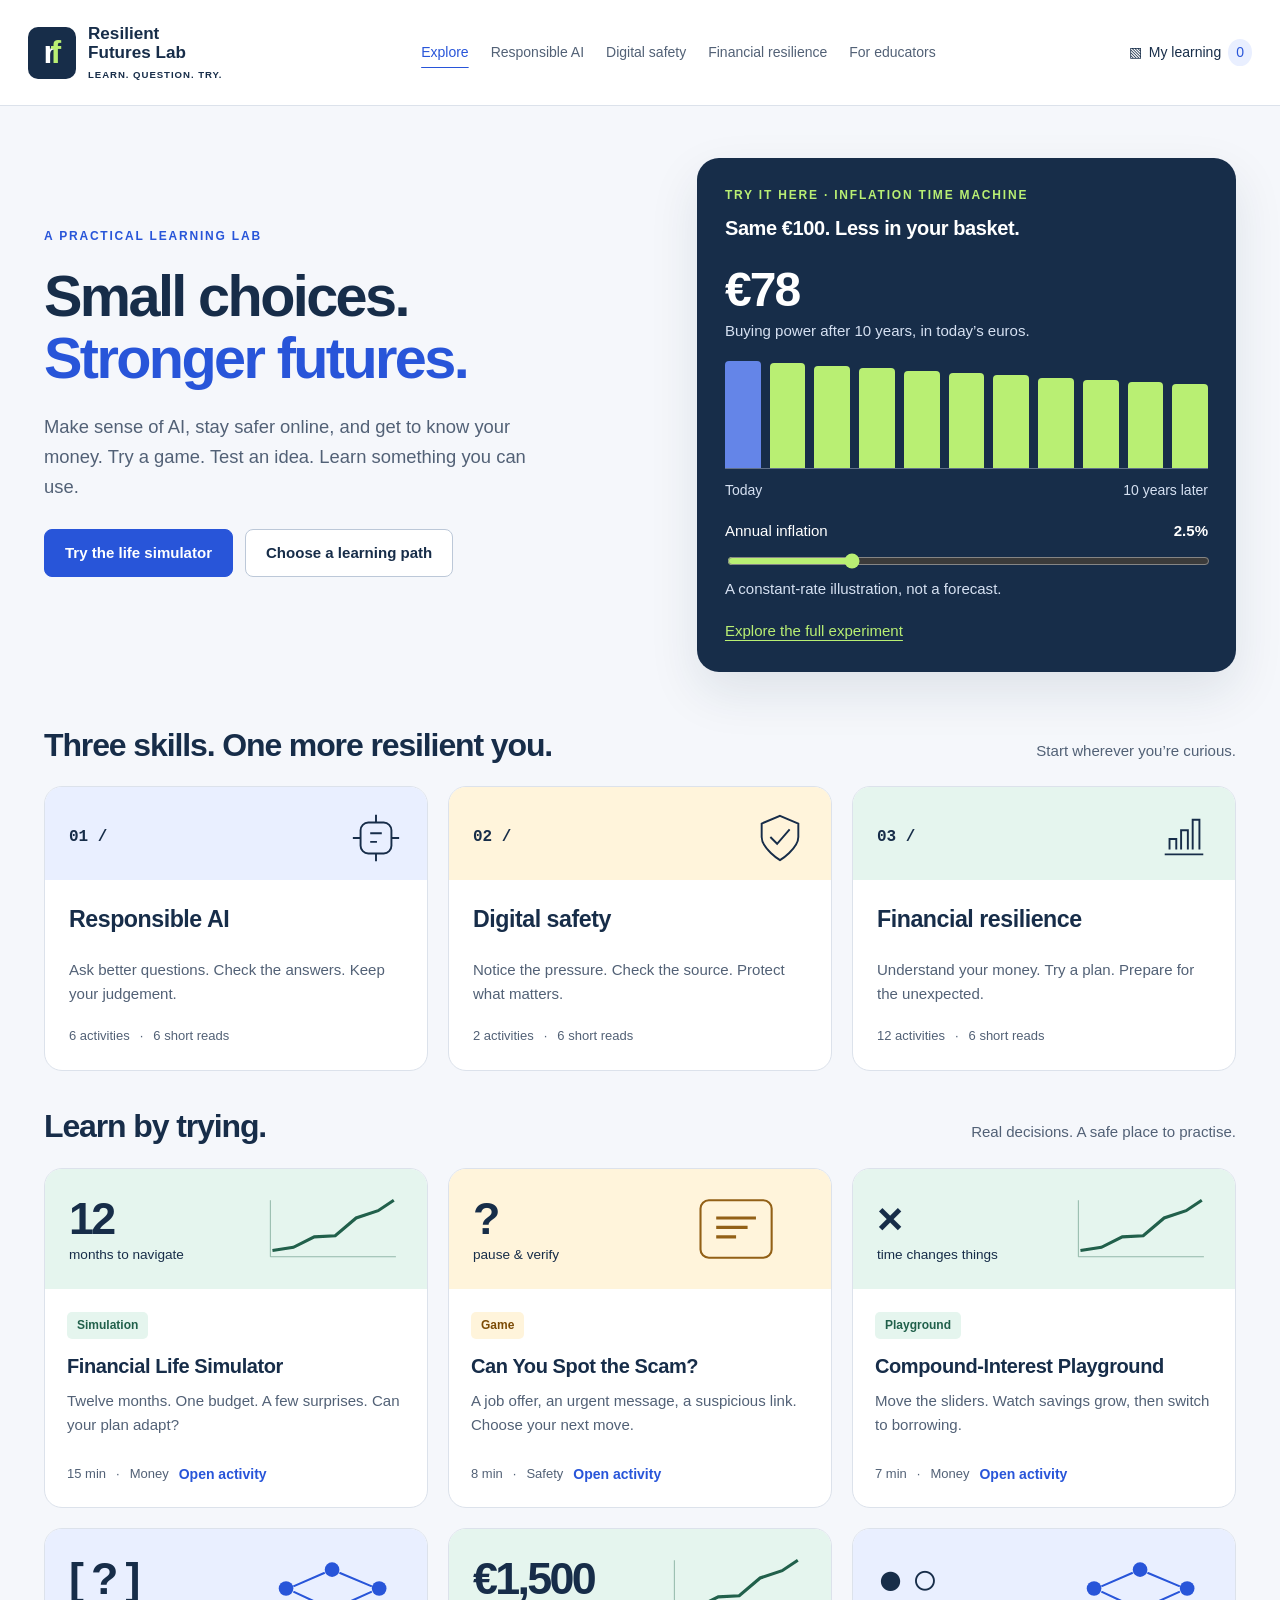
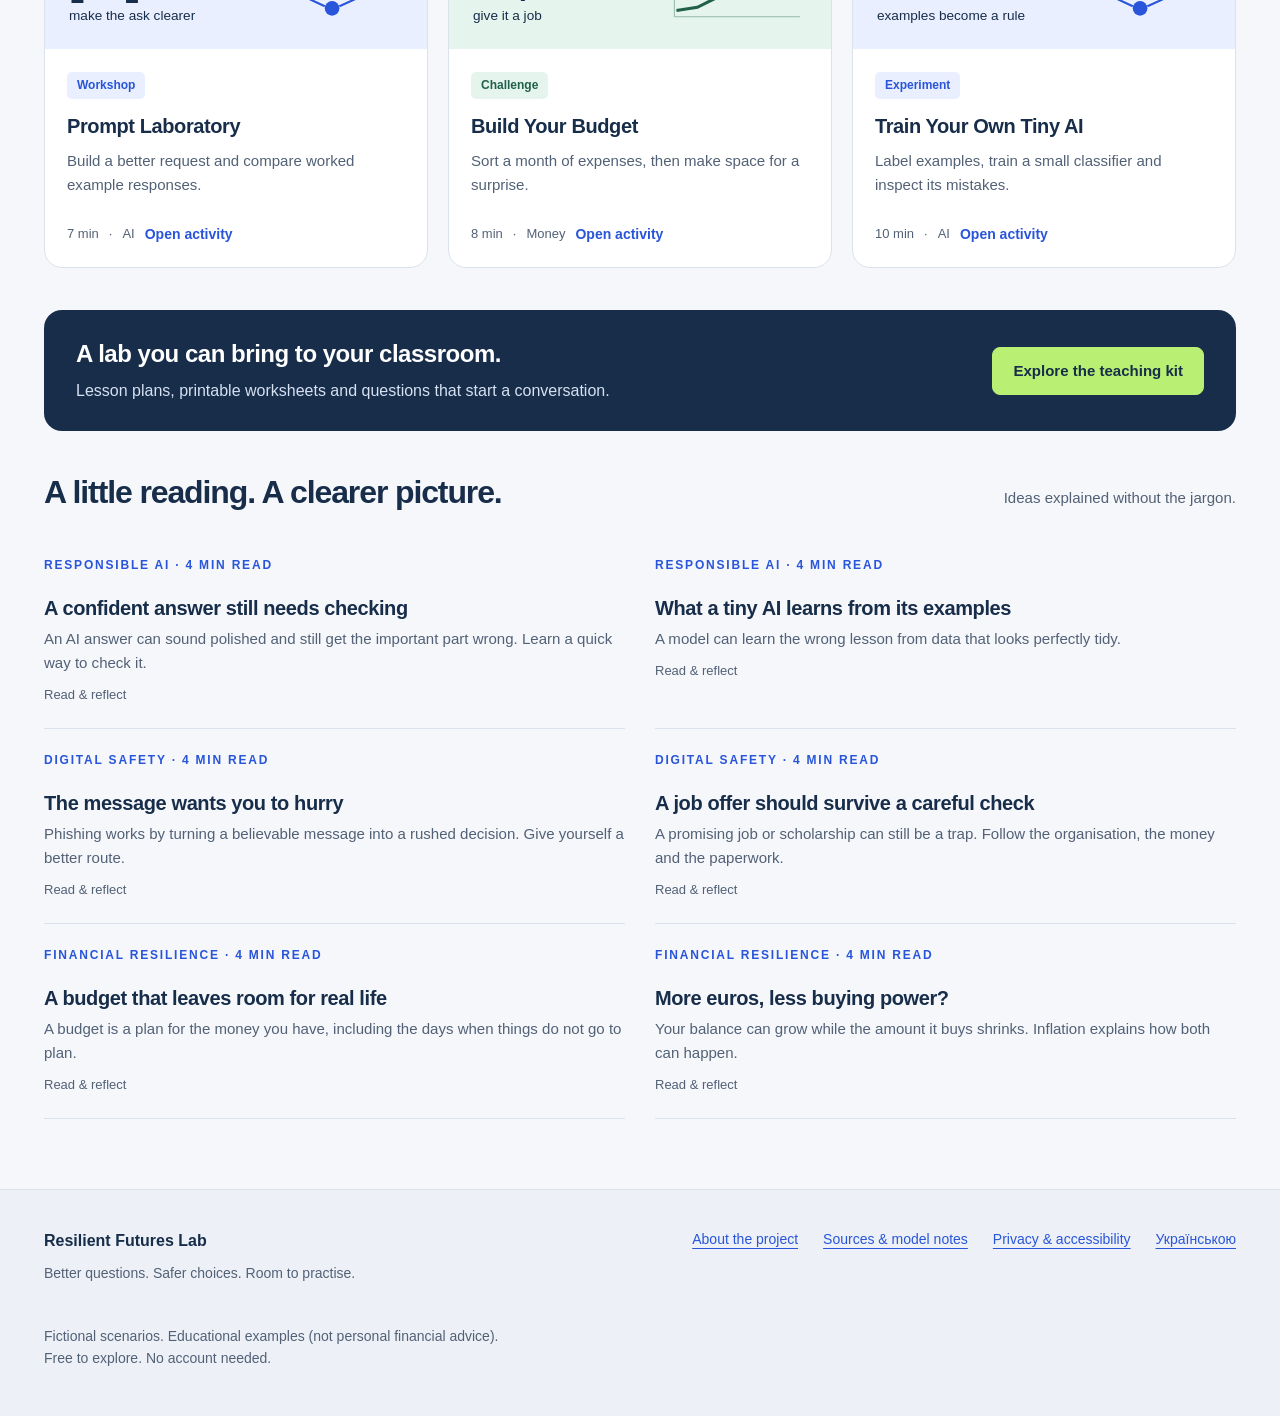
<file: index.html>
<!doctype html>
<html lang="en">
<head>
<meta charset="utf-8"><meta name="viewport" content="width=device-width,initial-scale=1">
<meta name="description" content="Learn responsible AI, digital safety and financial resilience through hands-on games, visual experiments and practical guides.">
<meta name="theme-color" content="#172d49"><title>Resilient Futures Lab</title>
<link rel="icon" href="assets/favicon.svg" type="image/svg+xml"><link rel="stylesheet" href="assets/styles.css">
<script defer src="assets/articles.js"></script><script defer src="assets/scenarios.js"></script><script defer src="assets/uk.js"></script><script defer src="assets/core.js"></script><script defer src="assets/activities.js"></script><script defer src="assets/app.js"></script><script defer src="assets/webmcp.js"></script>
</head>
<body><a class="skip" href="#main">Skip to content</a>
<header class="site-header"><a href="#/" class="brand" aria-label="Resilient Futures Lab home"><span class="brand-mark" aria-hidden="true">r<span>f</span></span><span>Resilient<br>Futures Lab<span class="brand-small">LEARN. QUESTION. TRY.</span></span></a><nav aria-label="Main navigation"><a href="#/" data-nav="home">Explore</a><a href="#/module/ai" data-nav="ai">Responsible AI</a><a href="#/module/safety" data-nav="safety">Digital safety</a><a href="#/module/money" data-nav="money">Financial resilience</a><a href="#/educators" data-nav="educators">For educators</a></nav><a class="passport-link" href="#/passport"><span aria-hidden="true">▧</span> My learning <span id="progress-count">0</span></a></header>
<main id="main" tabindex="-1"></main>
<footer class="site-footer"><div><a class="footer-brand" href="#/">Resilient Futures Lab</a><p>Better questions. Safer choices. Room to practise.</p></div><div><a href="#/about">About the project</a><a href="#/sources">Sources & model notes</a><a href="#/privacy">Privacy & accessibility</a><a href="#/uk" lang="uk">Українською</a></div><p class="footer-note">Fictional scenarios. Educational examples (not personal financial advice).<br>Free to explore. No account needed.</p></footer>
<noscript><p class="notice">The interactive lab needs JavaScript. You can still use the <a href="resources/facilitator-guide.html">printable facilitator guide</a> and the other resources included in this package.</p></noscript>
</body></html>
</file>
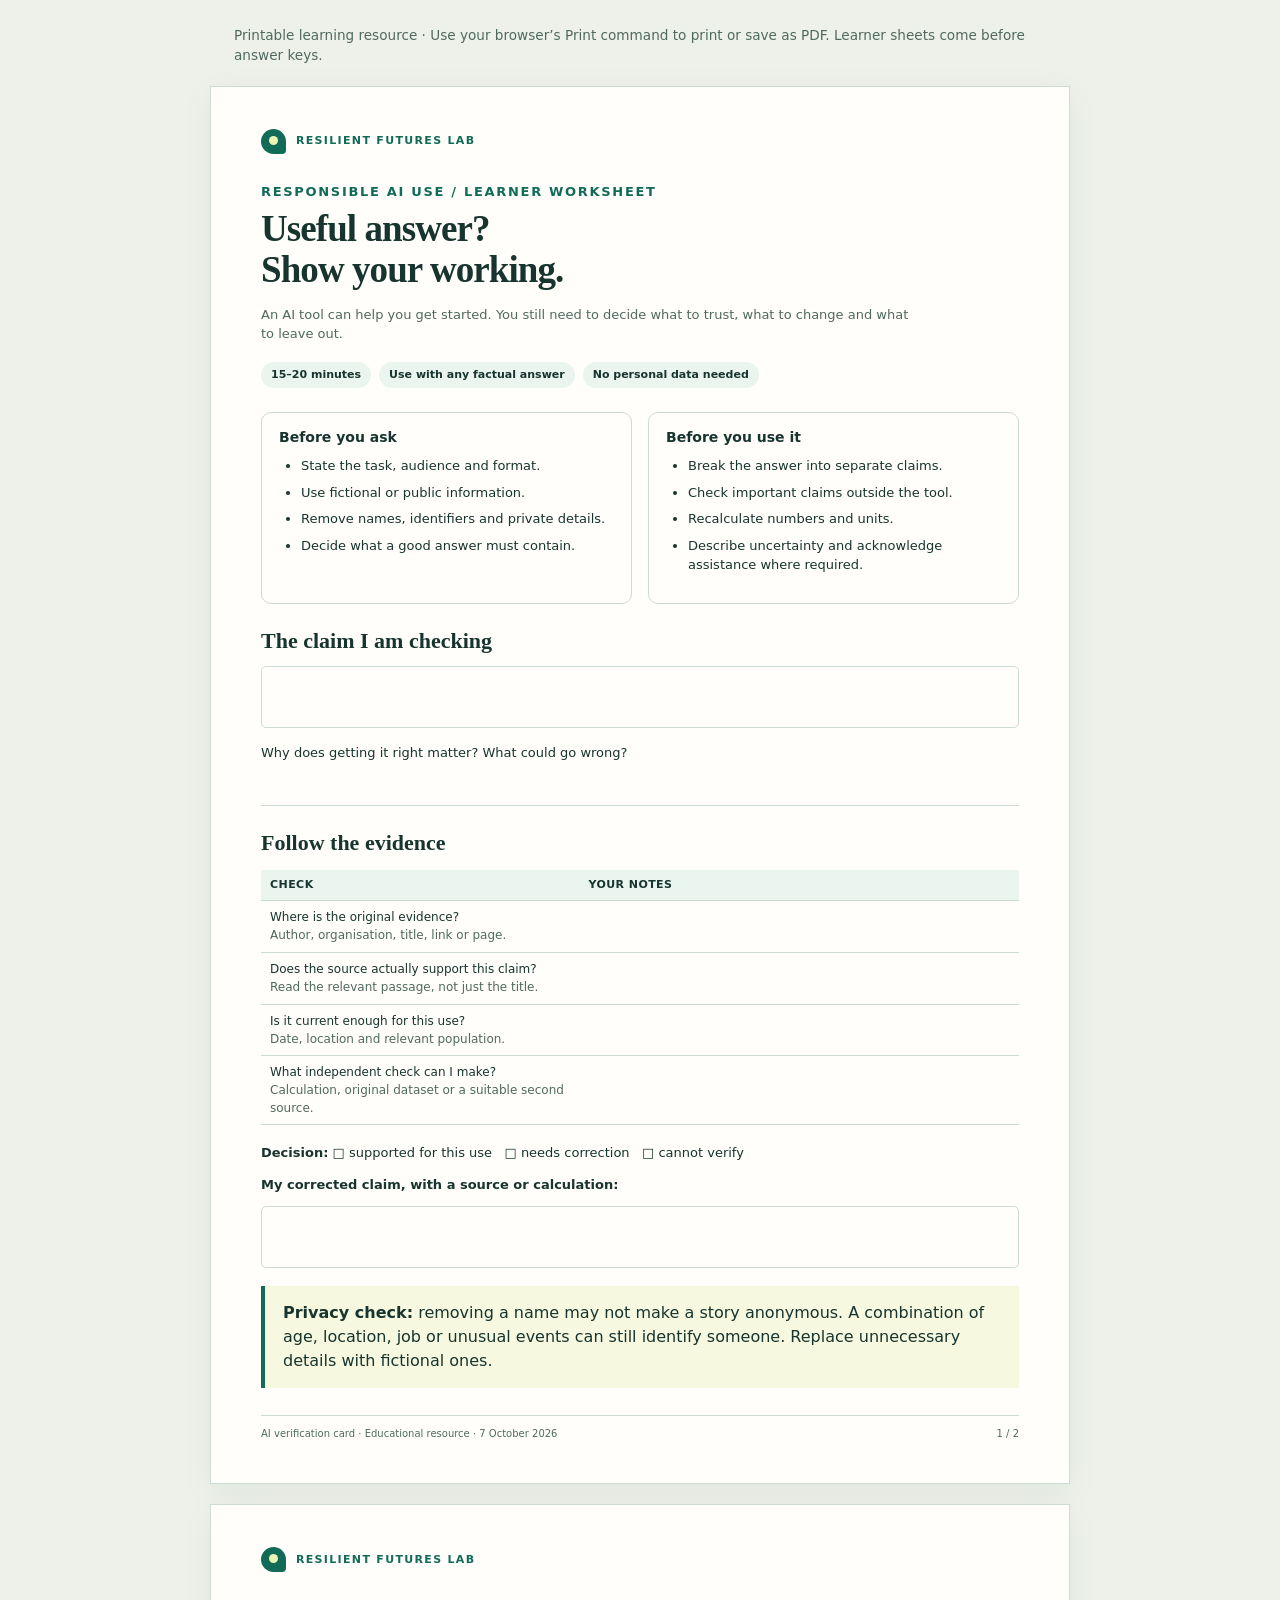
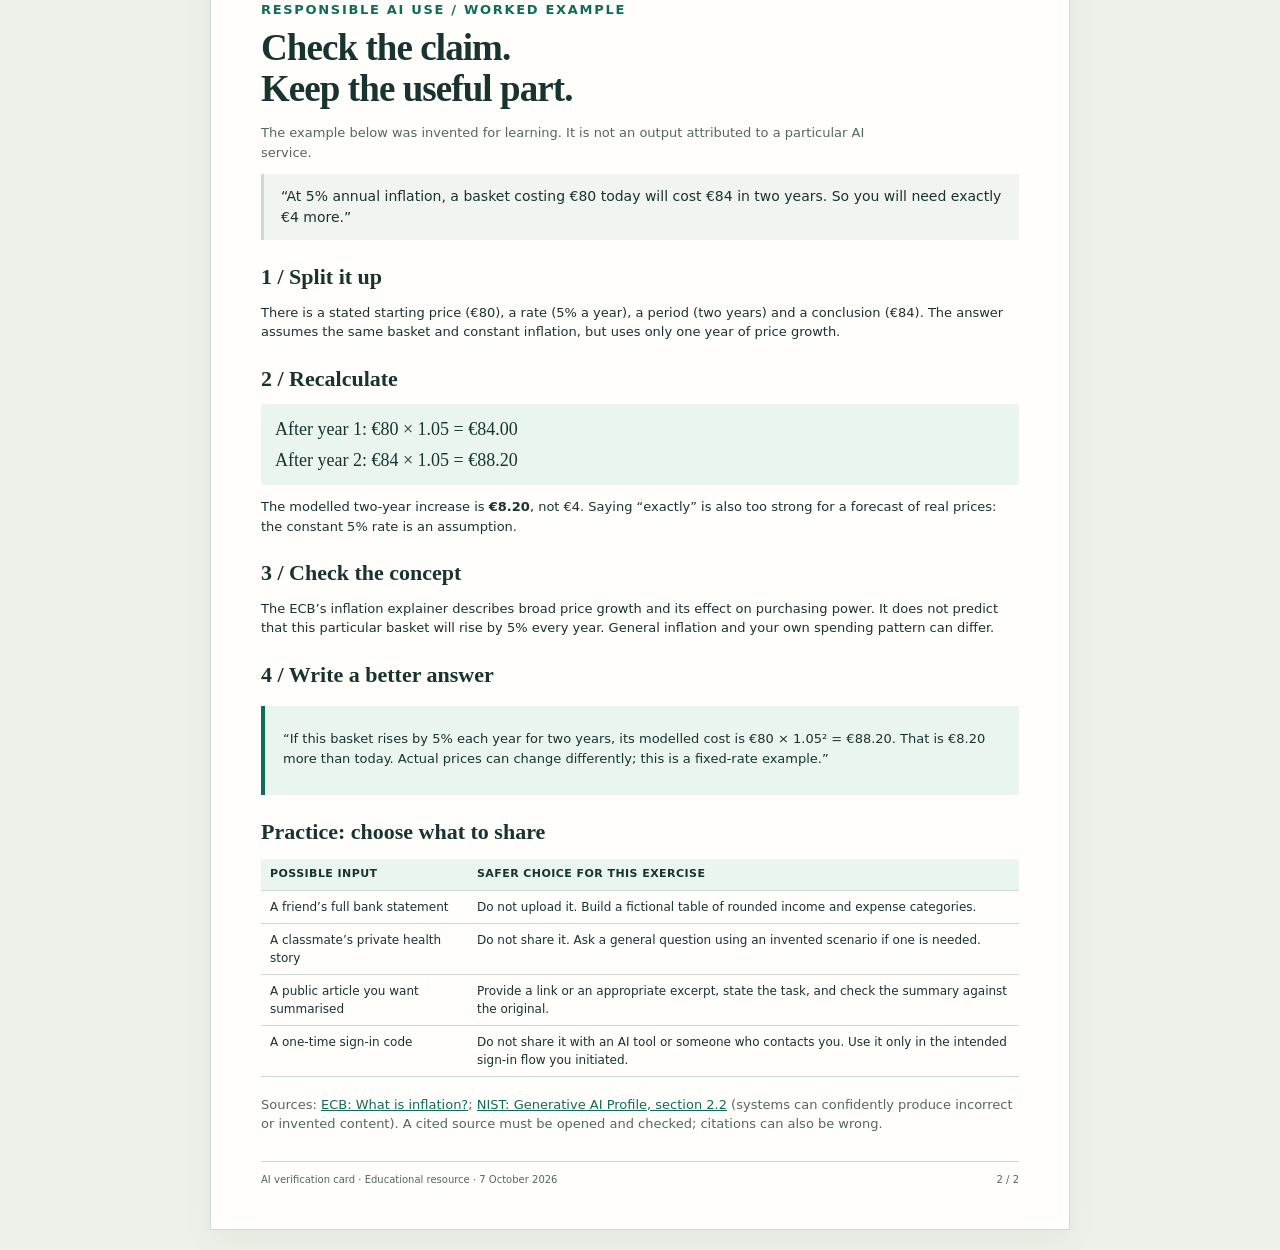
<file: resources/ai-verification-card.html>
<!doctype html>
<html lang="en"><head><meta charset="utf-8"><meta name="viewport" content="width=device-width,initial-scale=1"><meta name="description" content="The AI verification card — a printable Resilient Futures Lab learning resource."><title>The AI verification card | Resilient Futures Lab</title><style>
:root{--ink:#18342f;--muted:#506960;--green:#116b57;--mint:#eaf5ef;--line:#ccdcd2;--paper:#fffefb;--gold:#ebf4b4}
*{box-sizing:border-box}html{background:#edf1e9;color:var(--ink);font:16px/1.5 system-ui,-apple-system,BlinkMacSystemFont,"Segoe UI",sans-serif}body{margin:0}a{color:var(--green);overflow-wrap:anywhere}.toolbar{max-width:860px;margin:25px auto 18px;padding:0 24px;color:var(--muted);font-size:.85rem}.sheet{background:var(--paper);max-width:860px;margin:20px auto;padding:42px 50px;box-shadow:0 8px 32px #18342f0d;border:1px solid var(--line)}.brand{display:flex;align-items:center;gap:10px;text-transform:uppercase;letter-spacing:.12em;font-size:11px;font-weight:800;color:var(--green);margin:0 0 28px}.mark{width:25px;height:25px;border-radius:50% 50% 4px 50%;background:var(--green);display:inline-block;position:relative}.mark:after{content:"";display:block;width:9px;height:9px;border-radius:50%;background:var(--gold);position:absolute;top:7px;left:8px}.eyebrow{font-size:11px;letter-spacing:.13em;text-transform:uppercase;font-weight:800;color:var(--green);margin:0 0 8px}h1{font-family:Georgia,serif;font-size:37px;line-height:1.1;letter-spacing:-.025em;margin:0 0 14px}h2{font-family:Georgia,serif;font-size:25px;line-height:1.2;margin:24px 0 12px}h3{font-size:16px;margin:17px 0 6px}p{margin:8px 0 12px}.lead{font-size:17px;color:var(--muted);max-width:650px}.meta{display:flex;gap:8px;flex-wrap:wrap;margin:18px 0 24px}.meta span{font-size:11px;padding:5px 10px;background:var(--mint);border-radius:20px;font-weight:700}.callout{padding:15px 18px;background:var(--mint);border-left:4px solid var(--green);margin:18px 0}.callout.gold{background:#f6f9df}.grid{display:grid;grid-template-columns:1fr 1fr;gap:16px}.box{border:1px solid var(--line);border-radius:10px;padding:14px 17px;break-inside:avoid}.box h3:first-child{margin-top:0}ul,ol{padding-left:22px;margin:8px 0 14px}li{margin-bottom:7px}table{border-collapse:collapse;width:100%;font-size:13px;margin:14px 0 18px;break-inside:avoid}th{text-align:left;background:var(--mint);font-size:11px;text-transform:uppercase;letter-spacing:.04em}td,th{padding:9px 10px;border-bottom:1px solid var(--line);vertical-align:top}.num{text-align:right;font-variant-numeric:tabular-nums}.line{min-height:31px;border-bottom:1px solid var(--line);margin:6px 0}.write{min-height:62px;border:1px solid var(--line);border-radius:5px;margin:8px 0 15px}.small{font-size:12px;color:var(--muted)}.formula{font-family:Georgia,serif;font-size:18px;line-height:1.7;background:var(--mint);padding:10px 14px;margin:12px 0;overflow-wrap:anywhere}.footer{border-top:1px solid var(--line);margin-top:27px;padding-top:10px;display:flex;justify-content:space-between;gap:15px;font-size:10px;color:var(--muted)}.question{margin:15px 0 18px;break-inside:avoid}.question h3{margin:0 0 5px;font-size:14px}.choices{margin:5px 0 0;padding-left:22px;font-size:12px;list-style-type:upper-alpha}.choices li{padding-left:2px;margin:3px 0}.tag{font-size:10px;text-transform:uppercase;letter-spacing:.05em;font-weight:700;color:var(--green)}blockquote{margin:12px 0;padding:12px 17px;background:#f2f4f1;border-left:3px solid var(--line);font-size:14px}code{font-size:.9em}hr{border:0;border-top:1px solid var(--line);margin:20px 0}.compact p,.compact li{font-size:13px}.compact h2{font-size:22px}.compact h3{font-size:14px}.compact table{font-size:12px}.compact td,.compact th{padding:7px 9px}.answer{background:#f7faf4}.checklist{list-style:none;padding:0}.checklist li:before{content:"□";margin-right:9px;font-size:19px;color:var(--green)}
@media(max-width:640px){.sheet{margin:12px;padding:27px 23px}.grid{grid-template-columns:1fr}h1{font-size:30px}.toolbar{padding:0 16px}}
@media print{@page{size:A4;margin:13mm}html{background:white;font-size:10.2pt;line-height:1.4}body{background:white}.toolbar{display:none}.sheet{width:auto;max-width:none;margin:0;padding:0;border:0;box-shadow:none;break-after:page;page-break-after:always}.sheet:last-child{break-after:auto;page-break-after:auto}.brand{margin-bottom:19px;font-size:8pt}.mark{width:20px;height:20px}.mark:after{top:5px;left:6px;width:8px;height:8px}h1{font-size:28pt}h2{font-size:18pt;margin-top:18px}h3{font-size:11pt}.lead{font-size:11pt}.meta{margin:12px 0 17px}.meta span{font-size:8pt;padding:4px 8px}.footer{font-size:7pt;margin-top:20px}.small{font-size:8pt}.eyebrow{font-size:8pt}.callout{padding:11px 13px;margin:13px 0}table{font-size:9pt;margin:10px 0 13px}th{font-size:8pt}td,th{padding:7px 8px}.grid{gap:12px}.box{padding:11px 13px}.formula{font-size:12pt;padding:8px 12px}.compact p,.compact li{font-size:9pt}.compact h2{font-size:16pt}.compact h3{font-size:10pt}.compact table{font-size:8.5pt}.compact td,.compact th{padding:6px 8px}.question{margin:12px 0 13px}.question h3{font-size:10pt}.choices{font-size:9pt}.choices li{margin:2px 0}a{color:var(--ink)}h1,h2,h3{break-after:avoid}p,li{orphans:3;widows:3}.callout,.box,blockquote,.formula{break-inside:avoid}.line{min-height:24px}.write{min-height:45px}}

@media print{h1{font-size:25pt}h2{margin:14px 0 8px}h3{margin:12px 0 5px}.brand{margin-bottom:13px}.lead{font-size:10.5pt}.meta{margin:10px 0 14px}.compact p,.compact li{line-height:1.35}.compact p{margin:6px 0 9px}.callout{padding:9px 12px;margin:10px 0}.box{padding:9px 12px}.footer{margin-top:14px;padding-top:8px}.line{min-height:20px;margin:4px 0}.write{min-height:40px;margin:6px 0 11px}.compact table{margin:9px 0 12px}.compact td,.compact th{padding:5px 8px}.formula{margin:9px 0;padding:7px 11px}.question{margin:8px 0 9px}.question h3{font-size:9pt}.choices{font-size:8.5pt}.choices li{font-size:8.5pt}.questions-grid{display:grid;grid-template-columns:1fr 1fr;gap:0 21px;align-items:start}.question .choices{margin-bottom:0}.question{margin:4px 0 6px}.footer{margin-top:8px;padding-top:6px}.compact ul,.compact ol{margin-top:6px;margin-bottom:8px}.compact li{margin-bottom:5px}blockquote{padding:8px 13px;margin:8px 0}.write{min-height:35px}.line{min-height:18px}.question .choices li{margin:1px 0;font-size:8.5pt}.footer{display:none}@page{@bottom-center{content:"Resilient Futures Lab · " counter(page);font:7pt system-ui,sans-serif;color:#506960}}}

</style></head><body><div class="toolbar">Printable learning resource · Use your browser’s Print command to print or save as PDF. Learner sheets come before answer keys.</div><main><section class="sheet compact"><div class="brand"><span class="mark" aria-hidden="true"></span>Resilient Futures Lab</div><p class="eyebrow">Responsible AI use / Learner worksheet</p><h1>Useful answer?<br>Show your working.</h1><p class="lead">An AI tool can help you get started. You still need to decide what to trust, what to change and what to leave out.</p><div class="meta"><span>15–20 minutes</span><span>Use with any factual answer</span><span>No personal data needed</span></div><div class="grid"><div class="box"><h3>Before you ask</h3><ul><li>State the task, audience and format.</li><li>Use fictional or public information.</li><li>Remove names, identifiers and private details.</li><li>Decide what a good answer must contain.</li></ul></div><div class="box"><h3>Before you use it</h3><ul><li>Break the answer into separate claims.</li><li>Check important claims outside the tool.</li><li>Recalculate numbers and units.</li><li>Describe uncertainty and acknowledge assistance where required.</li></ul></div></div>
<h2>The claim I am checking</h2><div class="write"></div><p>Why does getting it right matter? What could go wrong?</p><div class="line"></div>
<h2>Follow the evidence</h2><table><thead><tr><th>Check</th><th>Your notes</th></tr></thead><tbody><tr><td>Where is the original evidence?<br><span class="small">Author, organisation, title, link or page.</span></td><td style="width:58%;height:52px"></td></tr><tr><td>Does the source actually support this claim?<br><span class="small">Read the relevant passage, not just the title.</span></td><td style="height:52px"></td></tr><tr><td>Is it current enough for this use?<br><span class="small">Date, location and relevant population.</span></td><td style="height:48px"></td></tr><tr><td>What independent check can I make?<br><span class="small">Calculation, original dataset or a suitable second source.</span></td><td style="height:48px"></td></tr></tbody></table>
<p><strong>Decision:</strong> □ supported for this use &nbsp; □ needs correction &nbsp; □ cannot verify</p><p><strong>My corrected claim, with a source or calculation:</strong></p><div class="write"></div><div class="callout gold"><strong>Privacy check:</strong> removing a name may not make a story anonymous. A combination of age, location, job or unusual events can still identify someone. Replace unnecessary details with fictional ones.</div><footer class="footer"><span>AI verification card · Educational resource · 7 October 2026</span><span>1 / 2</span></footer></section><section class="sheet compact"><div class="brand"><span class="mark" aria-hidden="true"></span>Resilient Futures Lab</div><p class="eyebrow">Responsible AI use / Worked example</p><h1>Check the claim.<br>Keep the useful part.</h1><p class="lead">The example below was invented for learning. It is not an output attributed to a particular AI service.</p><blockquote>“At 5% annual inflation, a basket costing €80 today will cost €84 in two years. So you will need exactly €4 more.”</blockquote><h2>1 / Split it up</h2><p>There is a stated starting price (€80), a rate (5% a year), a period (two years) and a conclusion (€84). The answer assumes the same basket and constant inflation, but uses only one year of price growth.</p><h2>2 / Recalculate</h2><div class="formula">After year 1: €80 × 1.05 = €84.00<br>After year 2: €84 × 1.05 = €88.20</div><p>The modelled two-year increase is <strong>€8.20</strong>, not €4. Saying “exactly” is also too strong for a forecast of real prices: the constant 5% rate is an assumption.</p><h2>3 / Check the concept</h2><p>The ECB’s inflation explainer describes broad price growth and its effect on purchasing power. It does not predict that this particular basket will rise by 5% every year. General inflation and your own spending pattern can differ.</p><h2>4 / Write a better answer</h2><div class="callout"><p>“If this basket rises by 5% each year for two years, its modelled cost is €80 × 1.05² = €88.20. That is €8.20 more than today. Actual prices can change differently; this is a fixed-rate example.”</p></div>
<h2>Practice: choose what to share</h2><table><thead><tr><th>Possible input</th><th>Safer choice for this exercise</th></tr></thead><tbody><tr><td>A friend’s full bank statement</td><td>Do not upload it. Build a fictional table of rounded income and expense categories.</td></tr><tr><td>A classmate’s private health story</td><td>Do not share it. Ask a general question using an invented scenario if one is needed.</td></tr><tr><td>A public article you want summarised</td><td>Provide a link or an appropriate excerpt, state the task, and check the summary against the original.</td></tr><tr><td>A one-time sign-in code</td><td>Do not share it with an AI tool or someone who contacts you. Use it only in the intended sign-in flow you initiated.</td></tr></tbody></table>
<p class="small">Sources: <a href="https://www.ecb.europa.eu/ecb-and-you/explainers/tell-me-more/html/what_is_inflation.en.html">ECB: What is inflation?</a>; <a href="https://nvlpubs.nist.gov/nistpubs/ai/NIST.AI.600-1.pdf">NIST: Generative AI Profile, section 2.2</a> (systems can confidently produce incorrect or invented content). A cited source must be opened and checked; citations can also be wrong.</p><footer class="footer"><span>AI verification card · Educational resource · 7 October 2026</span><span>2 / 2</span></footer></section></main></body></html>
</file>
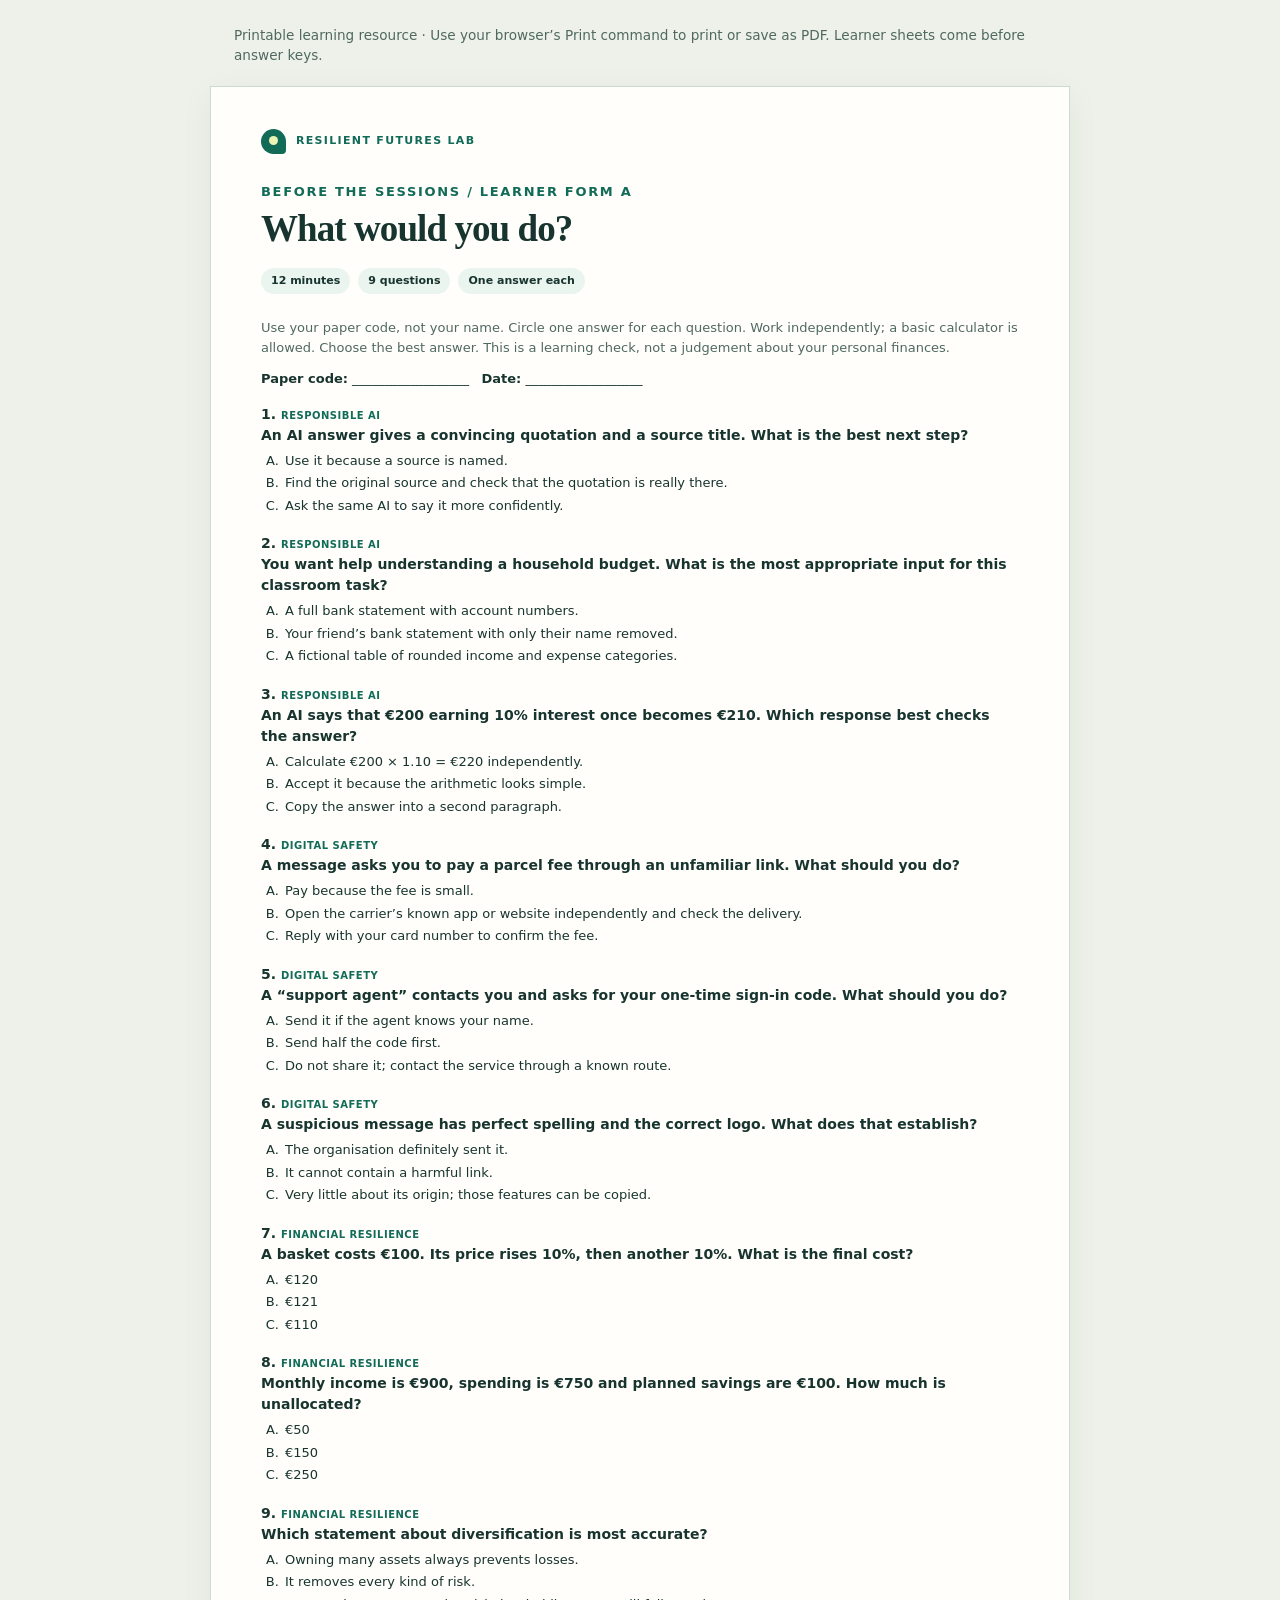
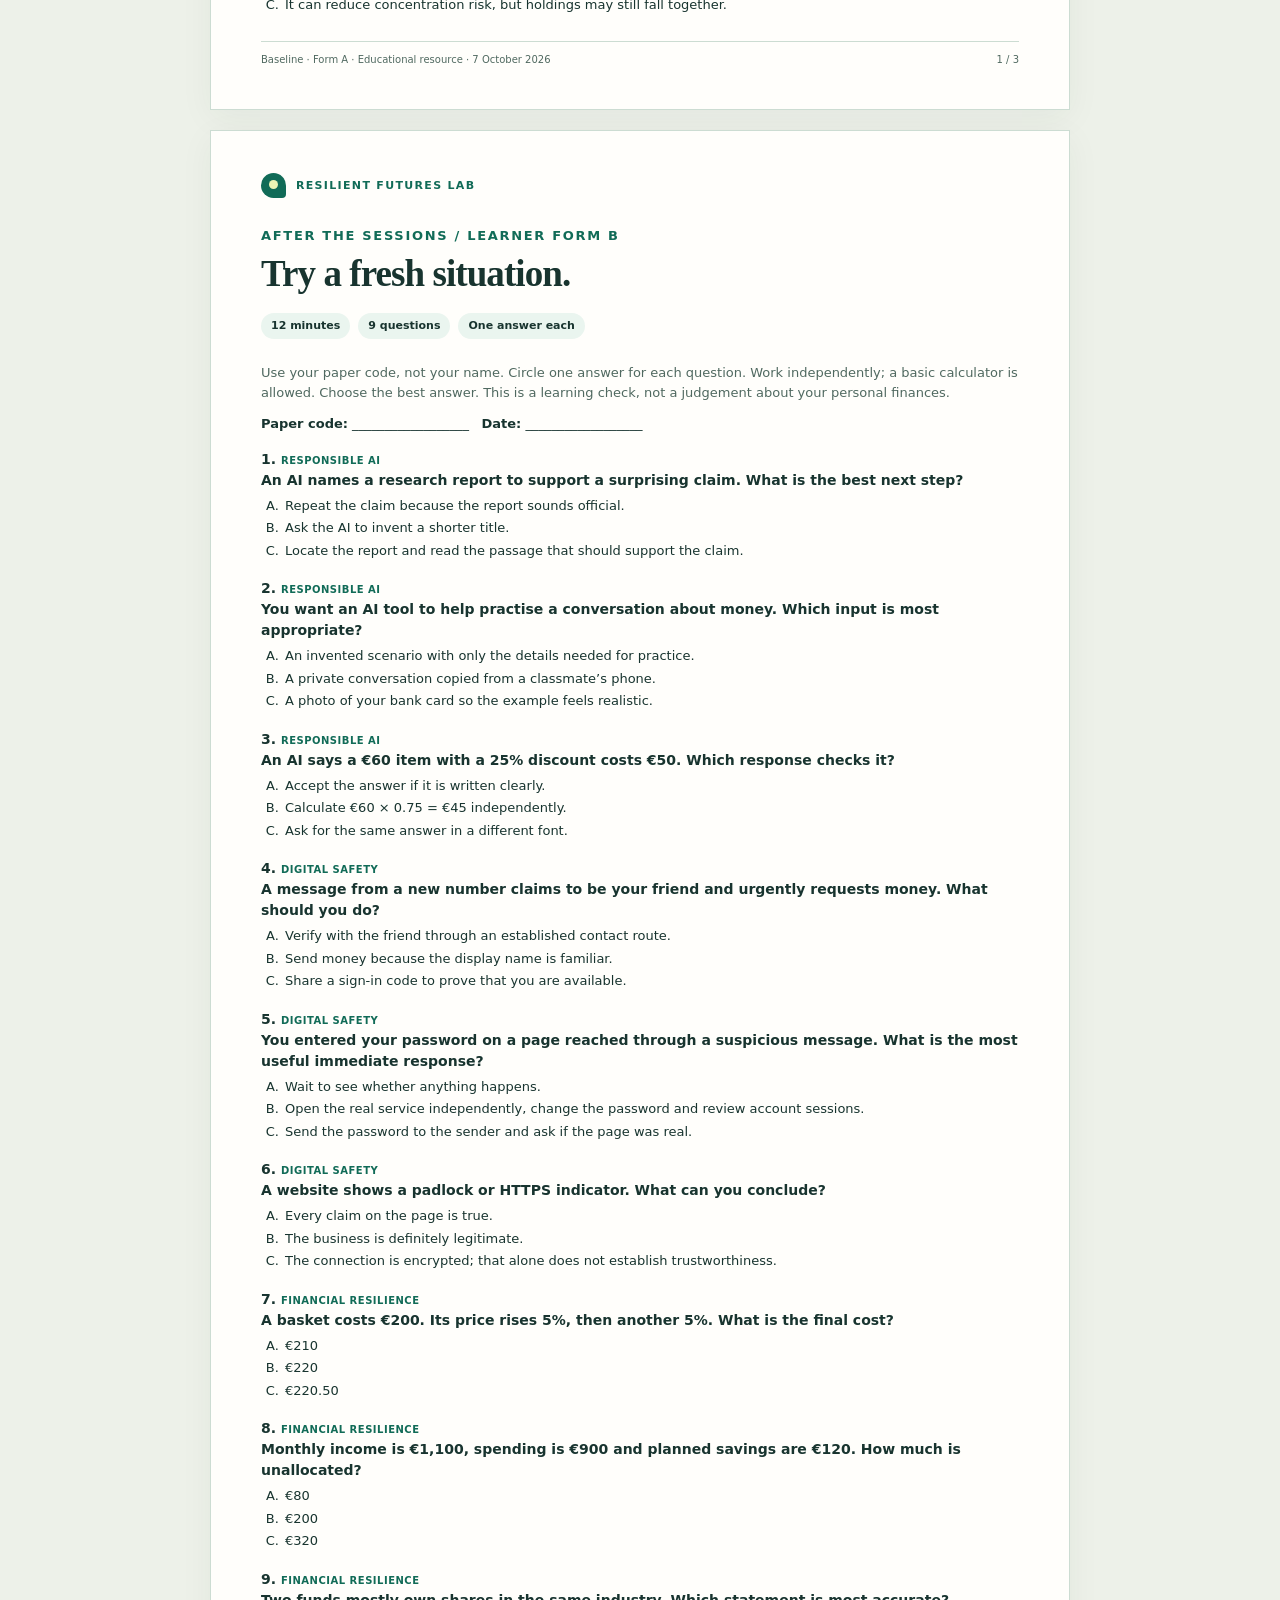
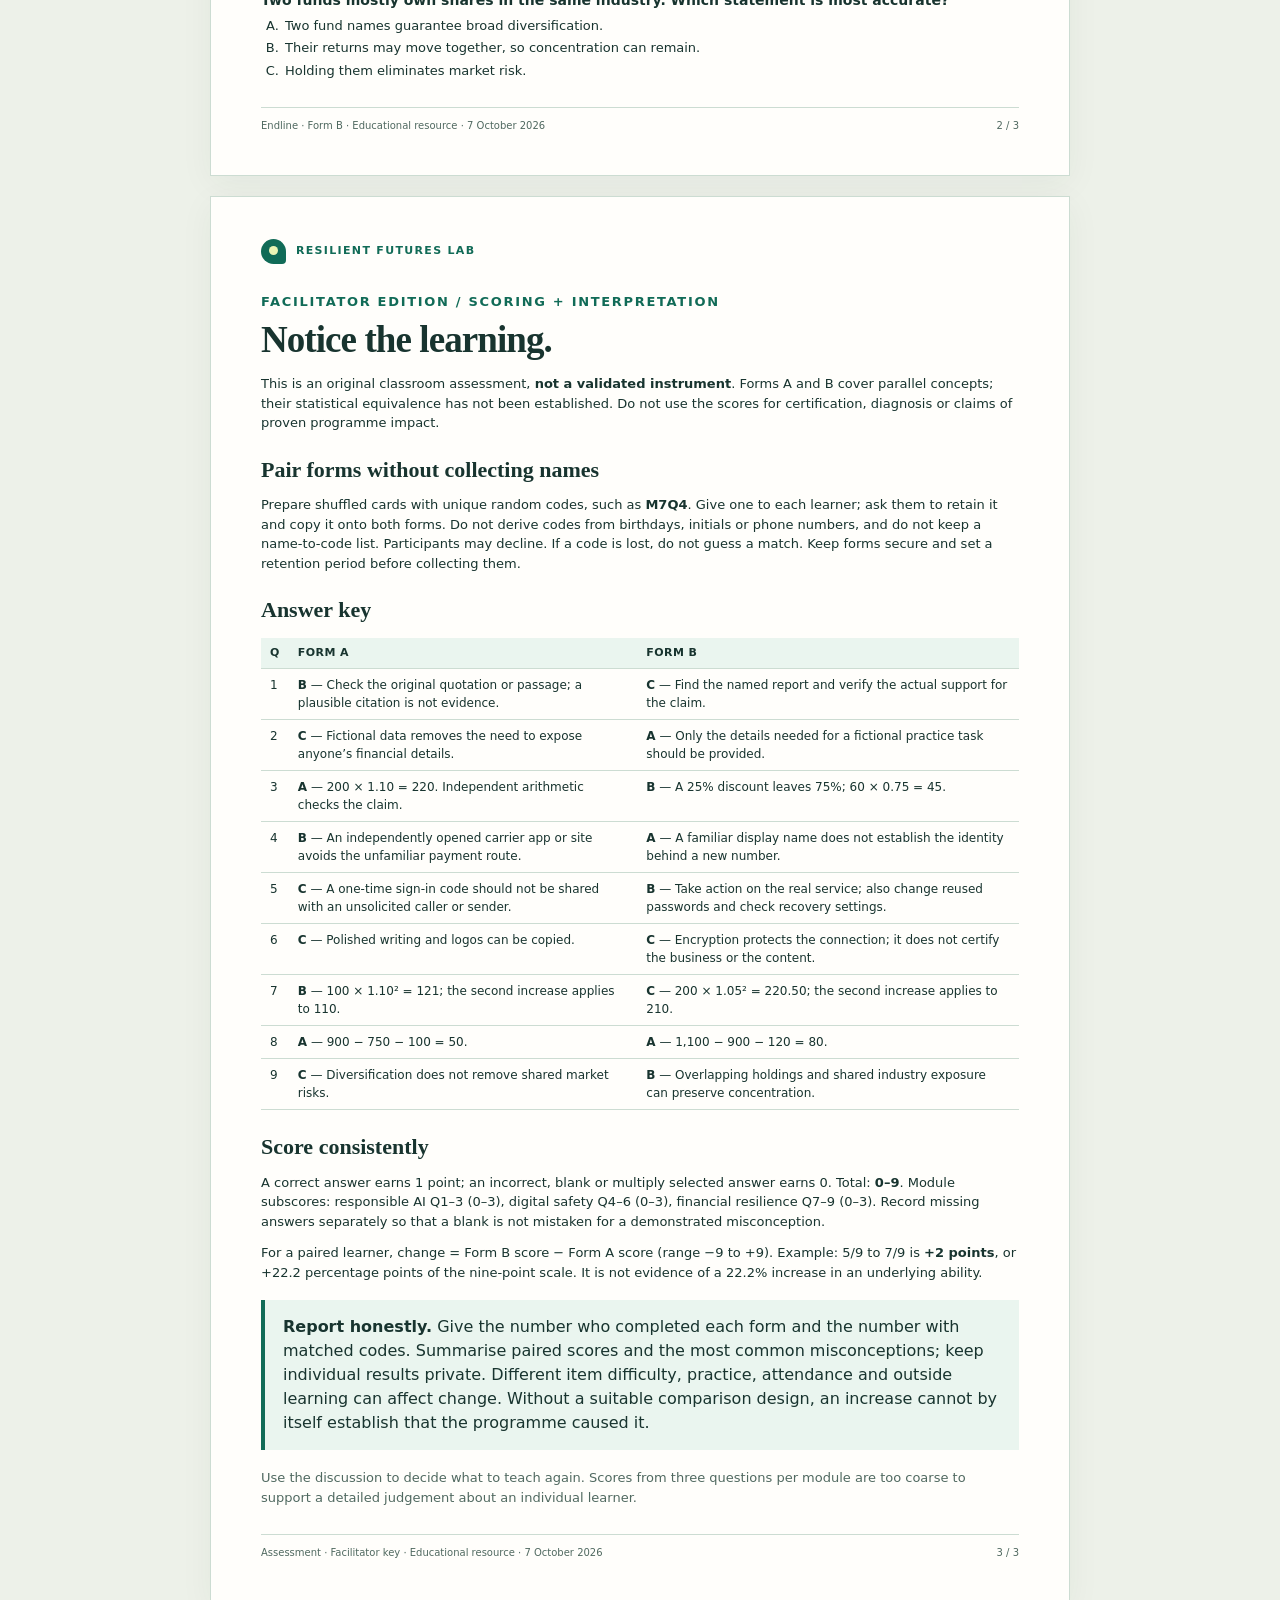
<file: resources/baseline-endline.html>
<!doctype html>
<html lang="en"><head><meta charset="utf-8"><meta name="viewport" content="width=device-width,initial-scale=1"><meta name="description" content="Before and after: two learning checks — a printable Resilient Futures Lab learning resource."><title>Before and after: two learning checks | Resilient Futures Lab</title><style>
:root{--ink:#18342f;--muted:#506960;--green:#116b57;--mint:#eaf5ef;--line:#ccdcd2;--paper:#fffefb;--gold:#ebf4b4}
*{box-sizing:border-box}html{background:#edf1e9;color:var(--ink);font:16px/1.5 system-ui,-apple-system,BlinkMacSystemFont,"Segoe UI",sans-serif}body{margin:0}a{color:var(--green);overflow-wrap:anywhere}.toolbar{max-width:860px;margin:25px auto 18px;padding:0 24px;color:var(--muted);font-size:.85rem}.sheet{background:var(--paper);max-width:860px;margin:20px auto;padding:42px 50px;box-shadow:0 8px 32px #18342f0d;border:1px solid var(--line)}.brand{display:flex;align-items:center;gap:10px;text-transform:uppercase;letter-spacing:.12em;font-size:11px;font-weight:800;color:var(--green);margin:0 0 28px}.mark{width:25px;height:25px;border-radius:50% 50% 4px 50%;background:var(--green);display:inline-block;position:relative}.mark:after{content:"";display:block;width:9px;height:9px;border-radius:50%;background:var(--gold);position:absolute;top:7px;left:8px}.eyebrow{font-size:11px;letter-spacing:.13em;text-transform:uppercase;font-weight:800;color:var(--green);margin:0 0 8px}h1{font-family:Georgia,serif;font-size:37px;line-height:1.1;letter-spacing:-.025em;margin:0 0 14px}h2{font-family:Georgia,serif;font-size:25px;line-height:1.2;margin:24px 0 12px}h3{font-size:16px;margin:17px 0 6px}p{margin:8px 0 12px}.lead{font-size:17px;color:var(--muted);max-width:650px}.meta{display:flex;gap:8px;flex-wrap:wrap;margin:18px 0 24px}.meta span{font-size:11px;padding:5px 10px;background:var(--mint);border-radius:20px;font-weight:700}.callout{padding:15px 18px;background:var(--mint);border-left:4px solid var(--green);margin:18px 0}.callout.gold{background:#f6f9df}.grid{display:grid;grid-template-columns:1fr 1fr;gap:16px}.box{border:1px solid var(--line);border-radius:10px;padding:14px 17px;break-inside:avoid}.box h3:first-child{margin-top:0}ul,ol{padding-left:22px;margin:8px 0 14px}li{margin-bottom:7px}table{border-collapse:collapse;width:100%;font-size:13px;margin:14px 0 18px;break-inside:avoid}th{text-align:left;background:var(--mint);font-size:11px;text-transform:uppercase;letter-spacing:.04em}td,th{padding:9px 10px;border-bottom:1px solid var(--line);vertical-align:top}.num{text-align:right;font-variant-numeric:tabular-nums}.line{min-height:31px;border-bottom:1px solid var(--line);margin:6px 0}.write{min-height:62px;border:1px solid var(--line);border-radius:5px;margin:8px 0 15px}.small{font-size:12px;color:var(--muted)}.formula{font-family:Georgia,serif;font-size:18px;line-height:1.7;background:var(--mint);padding:10px 14px;margin:12px 0;overflow-wrap:anywhere}.footer{border-top:1px solid var(--line);margin-top:27px;padding-top:10px;display:flex;justify-content:space-between;gap:15px;font-size:10px;color:var(--muted)}.question{margin:15px 0 18px;break-inside:avoid}.question h3{margin:0 0 5px;font-size:14px}.choices{margin:5px 0 0;padding-left:22px;font-size:12px;list-style-type:upper-alpha}.choices li{padding-left:2px;margin:3px 0}.tag{font-size:10px;text-transform:uppercase;letter-spacing:.05em;font-weight:700;color:var(--green)}blockquote{margin:12px 0;padding:12px 17px;background:#f2f4f1;border-left:3px solid var(--line);font-size:14px}code{font-size:.9em}hr{border:0;border-top:1px solid var(--line);margin:20px 0}.compact p,.compact li{font-size:13px}.compact h2{font-size:22px}.compact h3{font-size:14px}.compact table{font-size:12px}.compact td,.compact th{padding:7px 9px}.answer{background:#f7faf4}.checklist{list-style:none;padding:0}.checklist li:before{content:"□";margin-right:9px;font-size:19px;color:var(--green)}
@media(max-width:640px){.sheet{margin:12px;padding:27px 23px}.grid{grid-template-columns:1fr}h1{font-size:30px}.toolbar{padding:0 16px}}
@media print{@page{size:A4;margin:13mm}html{background:white;font-size:10.2pt;line-height:1.4}body{background:white}.toolbar{display:none}.sheet{width:auto;max-width:none;margin:0;padding:0;border:0;box-shadow:none;break-after:page;page-break-after:always}.sheet:last-child{break-after:auto;page-break-after:auto}.brand{margin-bottom:19px;font-size:8pt}.mark{width:20px;height:20px}.mark:after{top:5px;left:6px;width:8px;height:8px}h1{font-size:28pt}h2{font-size:18pt;margin-top:18px}h3{font-size:11pt}.lead{font-size:11pt}.meta{margin:12px 0 17px}.meta span{font-size:8pt;padding:4px 8px}.footer{font-size:7pt;margin-top:20px}.small{font-size:8pt}.eyebrow{font-size:8pt}.callout{padding:11px 13px;margin:13px 0}table{font-size:9pt;margin:10px 0 13px}th{font-size:8pt}td,th{padding:7px 8px}.grid{gap:12px}.box{padding:11px 13px}.formula{font-size:12pt;padding:8px 12px}.compact p,.compact li{font-size:9pt}.compact h2{font-size:16pt}.compact h3{font-size:10pt}.compact table{font-size:8.5pt}.compact td,.compact th{padding:6px 8px}.question{margin:12px 0 13px}.question h3{font-size:10pt}.choices{font-size:9pt}.choices li{margin:2px 0}a{color:var(--ink)}h1,h2,h3{break-after:avoid}p,li{orphans:3;widows:3}.callout,.box,blockquote,.formula{break-inside:avoid}.line{min-height:24px}.write{min-height:45px}}

@media print{h1{font-size:25pt}h2{margin:14px 0 8px}h3{margin:12px 0 5px}.brand{margin-bottom:13px}.lead{font-size:10.5pt}.meta{margin:10px 0 14px}.compact p,.compact li{line-height:1.35}.compact p{margin:6px 0 9px}.callout{padding:9px 12px;margin:10px 0}.box{padding:9px 12px}.footer{margin-top:14px;padding-top:8px}.line{min-height:20px;margin:4px 0}.write{min-height:40px;margin:6px 0 11px}.compact table{margin:9px 0 12px}.compact td,.compact th{padding:5px 8px}.formula{margin:9px 0;padding:7px 11px}.question{margin:8px 0 9px}.question h3{font-size:9pt}.choices{font-size:8.5pt}.choices li{font-size:8.5pt}.questions-grid{display:grid;grid-template-columns:1fr 1fr;gap:0 21px;align-items:start}.question .choices{margin-bottom:0}.question{margin:4px 0 6px}.footer{margin-top:8px;padding-top:6px}.compact ul,.compact ol{margin-top:6px;margin-bottom:8px}.compact li{margin-bottom:5px}blockquote{padding:8px 13px;margin:8px 0}.write{min-height:35px}.line{min-height:18px}.question .choices li{margin:1px 0;font-size:8.5pt}.footer{display:none}@page{@bottom-center{content:"Resilient Futures Lab · " counter(page);font:7pt system-ui,sans-serif;color:#506960}}}

</style></head><body><div class="toolbar">Printable learning resource · Use your browser’s Print command to print or save as PDF. Learner sheets come before answer keys.</div><main><section class="sheet compact"><div class="brand"><span class="mark" aria-hidden="true"></span>Resilient Futures Lab</div><p class="eyebrow">Before the sessions / Learner form A</p><h1>What would you do?</h1><div class="meta"><span>12 minutes</span><span>9 questions</span><span>One answer each</span></div><p class="small">Use your paper code, not your name. Circle one answer for each question. Work independently; a basic calculator is allowed. Choose the best answer. This is a learning check, not a judgement about your personal finances.</p><p><strong>Paper code:</strong> __________________ &nbsp; <strong>Date:</strong> __________________</p><div class="questions-grid"><div class="question"><h3>1. <span class="tag">Responsible AI</span><br>An AI answer gives a convincing quotation and a source title. What is the best next step?</h3><ol class="choices"><li>Use it because a source is named.</li><li>Find the original source and check that the quotation is really there.</li><li>Ask the same AI to say it more confidently.</li></ol></div><div class="question"><h3>2. <span class="tag">Responsible AI</span><br>You want help understanding a household budget. What is the most appropriate input for this classroom task?</h3><ol class="choices"><li>A full bank statement with account numbers.</li><li>Your friend’s bank statement with only their name removed.</li><li>A fictional table of rounded income and expense categories.</li></ol></div><div class="question"><h3>3. <span class="tag">Responsible AI</span><br>An AI says that €200 earning 10% interest once becomes €210. Which response best checks the answer?</h3><ol class="choices"><li>Calculate €200 × 1.10 = €220 independently.</li><li>Accept it because the arithmetic looks simple.</li><li>Copy the answer into a second paragraph.</li></ol></div><div class="question"><h3>4. <span class="tag">Digital safety</span><br>A message asks you to pay a parcel fee through an unfamiliar link. What should you do?</h3><ol class="choices"><li>Pay because the fee is small.</li><li>Open the carrier’s known app or website independently and check the delivery.</li><li>Reply with your card number to confirm the fee.</li></ol></div><div class="question"><h3>5. <span class="tag">Digital safety</span><br>A “support agent” contacts you and asks for your one-time sign-in code. What should you do?</h3><ol class="choices"><li>Send it if the agent knows your name.</li><li>Send half the code first.</li><li>Do not share it; contact the service through a known route.</li></ol></div><div class="question"><h3>6. <span class="tag">Digital safety</span><br>A suspicious message has perfect spelling and the correct logo. What does that establish?</h3><ol class="choices"><li>The organisation definitely sent it.</li><li>It cannot contain a harmful link.</li><li>Very little about its origin; those features can be copied.</li></ol></div><div class="question"><h3>7. <span class="tag">Financial resilience</span><br>A basket costs €100. Its price rises 10%, then another 10%. What is the final cost?</h3><ol class="choices"><li>€120</li><li>€121</li><li>€110</li></ol></div><div class="question"><h3>8. <span class="tag">Financial resilience</span><br>Monthly income is €900, spending is €750 and planned savings are €100. How much is unallocated?</h3><ol class="choices"><li>€50</li><li>€150</li><li>€250</li></ol></div><div class="question"><h3>9. <span class="tag">Financial resilience</span><br>Which statement about diversification is most accurate?</h3><ol class="choices"><li>Owning many assets always prevents losses.</li><li>It removes every kind of risk.</li><li>It can reduce concentration risk, but holdings may still fall together.</li></ol></div></div><footer class="footer"><span>Baseline · Form A · Educational resource · 7 October 2026</span><span>1 / 3</span></footer></section><section class="sheet compact"><div class="brand"><span class="mark" aria-hidden="true"></span>Resilient Futures Lab</div><p class="eyebrow">After the sessions / Learner form B</p><h1>Try a fresh situation.</h1><div class="meta"><span>12 minutes</span><span>9 questions</span><span>One answer each</span></div><p class="small">Use your paper code, not your name. Circle one answer for each question. Work independently; a basic calculator is allowed. Choose the best answer. This is a learning check, not a judgement about your personal finances.</p><p><strong>Paper code:</strong> __________________ &nbsp; <strong>Date:</strong> __________________</p><div class="questions-grid"><div class="question"><h3>1. <span class="tag">Responsible AI</span><br>An AI names a research report to support a surprising claim. What is the best next step?</h3><ol class="choices"><li>Repeat the claim because the report sounds official.</li><li>Ask the AI to invent a shorter title.</li><li>Locate the report and read the passage that should support the claim.</li></ol></div><div class="question"><h3>2. <span class="tag">Responsible AI</span><br>You want an AI tool to help practise a conversation about money. Which input is most appropriate?</h3><ol class="choices"><li>An invented scenario with only the details needed for practice.</li><li>A private conversation copied from a classmate’s phone.</li><li>A photo of your bank card so the example feels realistic.</li></ol></div><div class="question"><h3>3. <span class="tag">Responsible AI</span><br>An AI says a €60 item with a 25% discount costs €50. Which response checks it?</h3><ol class="choices"><li>Accept the answer if it is written clearly.</li><li>Calculate €60 × 0.75 = €45 independently.</li><li>Ask for the same answer in a different font.</li></ol></div><div class="question"><h3>4. <span class="tag">Digital safety</span><br>A message from a new number claims to be your friend and urgently requests money. What should you do?</h3><ol class="choices"><li>Verify with the friend through an established contact route.</li><li>Send money because the display name is familiar.</li><li>Share a sign-in code to prove that you are available.</li></ol></div><div class="question"><h3>5. <span class="tag">Digital safety</span><br>You entered your password on a page reached through a suspicious message. What is the most useful immediate response?</h3><ol class="choices"><li>Wait to see whether anything happens.</li><li>Open the real service independently, change the password and review account sessions.</li><li>Send the password to the sender and ask if the page was real.</li></ol></div><div class="question"><h3>6. <span class="tag">Digital safety</span><br>A website shows a padlock or HTTPS indicator. What can you conclude?</h3><ol class="choices"><li>Every claim on the page is true.</li><li>The business is definitely legitimate.</li><li>The connection is encrypted; that alone does not establish trustworthiness.</li></ol></div><div class="question"><h3>7. <span class="tag">Financial resilience</span><br>A basket costs €200. Its price rises 5%, then another 5%. What is the final cost?</h3><ol class="choices"><li>€210</li><li>€220</li><li>€220.50</li></ol></div><div class="question"><h3>8. <span class="tag">Financial resilience</span><br>Monthly income is €1,100, spending is €900 and planned savings are €120. How much is unallocated?</h3><ol class="choices"><li>€80</li><li>€200</li><li>€320</li></ol></div><div class="question"><h3>9. <span class="tag">Financial resilience</span><br>Two funds mostly own shares in the same industry. Which statement is most accurate?</h3><ol class="choices"><li>Two fund names guarantee broad diversification.</li><li>Their returns may move together, so concentration can remain.</li><li>Holding them eliminates market risk.</li></ol></div></div><footer class="footer"><span>Endline · Form B · Educational resource · 7 October 2026</span><span>2 / 3</span></footer></section><section class="sheet compact"><div class="brand"><span class="mark" aria-hidden="true"></span>Resilient Futures Lab</div><p class="eyebrow">Facilitator edition / Scoring + interpretation</p><h1>Notice the learning.</h1><p>This is an original classroom assessment, <strong>not a validated instrument</strong>. Forms A and B cover parallel concepts; their statistical equivalence has not been established. Do not use the scores for certification, diagnosis or claims of proven programme impact.</p>
<h2>Pair forms without collecting names</h2><p>Prepare shuffled cards with unique random codes, such as <strong>M7Q4</strong>. Give one to each learner; ask them to retain it and copy it onto both forms. Do not derive codes from birthdays, initials or phone numbers, and do not keep a name-to-code list. Participants may decline. If a code is lost, do not guess a match. Keep forms secure and set a retention period before collecting them.</p>
<h2>Answer key</h2><table><thead><tr><th>Q</th><th>Form A</th><th>Form B</th></tr></thead><tbody><tr><td>1</td><td><strong>B</strong> — Check the original quotation or passage; a plausible citation is not evidence.</td><td><strong>C</strong> — Find the named report and verify the actual support for the claim.</td></tr><tr><td>2</td><td><strong>C</strong> — Fictional data removes the need to expose anyone’s financial details.</td><td><strong>A</strong> — Only the details needed for a fictional practice task should be provided.</td></tr><tr><td>3</td><td><strong>A</strong> — 200 × 1.10 = 220. Independent arithmetic checks the claim.</td><td><strong>B</strong> — A 25% discount leaves 75%; 60 × 0.75 = 45.</td></tr><tr><td>4</td><td><strong>B</strong> — An independently opened carrier app or site avoids the unfamiliar payment route.</td><td><strong>A</strong> — A familiar display name does not establish the identity behind a new number.</td></tr><tr><td>5</td><td><strong>C</strong> — A one-time sign-in code should not be shared with an unsolicited caller or sender.</td><td><strong>B</strong> — Take action on the real service; also change reused passwords and check recovery settings.</td></tr><tr><td>6</td><td><strong>C</strong> — Polished writing and logos can be copied.</td><td><strong>C</strong> — Encryption protects the connection; it does not certify the business or the content.</td></tr><tr><td>7</td><td><strong>B</strong> — 100 × 1.10² = 121; the second increase applies to 110.</td><td><strong>C</strong> — 200 × 1.05² = 220.50; the second increase applies to 210.</td></tr><tr><td>8</td><td><strong>A</strong> — 900 − 750 − 100 = 50.</td><td><strong>A</strong> — 1,100 − 900 − 120 = 80.</td></tr><tr><td>9</td><td><strong>C</strong> — Diversification does not remove shared market risks.</td><td><strong>B</strong> — Overlapping holdings and shared industry exposure can preserve concentration.</td></tr></tbody></table>
<h2>Score consistently</h2><p>A correct answer earns 1 point; an incorrect, blank or multiply selected answer earns 0. Total: <strong>0–9</strong>. Module subscores: responsible AI Q1–3 (0–3), digital safety Q4–6 (0–3), financial resilience Q7–9 (0–3). Record missing answers separately so that a blank is not mistaken for a demonstrated misconception.</p>
<p>For a paired learner, change = Form B score − Form A score (range −9 to +9). Example: 5/9 to 7/9 is <strong>+2 points</strong>, or +22.2 percentage points of the nine-point scale. It is not evidence of a 22.2% increase in an underlying ability.</p><div class="callout"><strong>Report honestly.</strong> Give the number who completed each form and the number with matched codes. Summarise paired scores and the most common misconceptions; keep individual results private. Different item difficulty, practice, attendance and outside learning can affect change. Without a suitable comparison design, an increase cannot by itself establish that the programme caused it.</div><p class="small">Use the discussion to decide what to teach again. Scores from three questions per module are too coarse to support a detailed judgement about an individual learner.</p><footer class="footer"><span>Assessment · Facilitator key · Educational resource · 7 October 2026</span><span>3 / 3</span></footer></section></main></body></html>
</file>
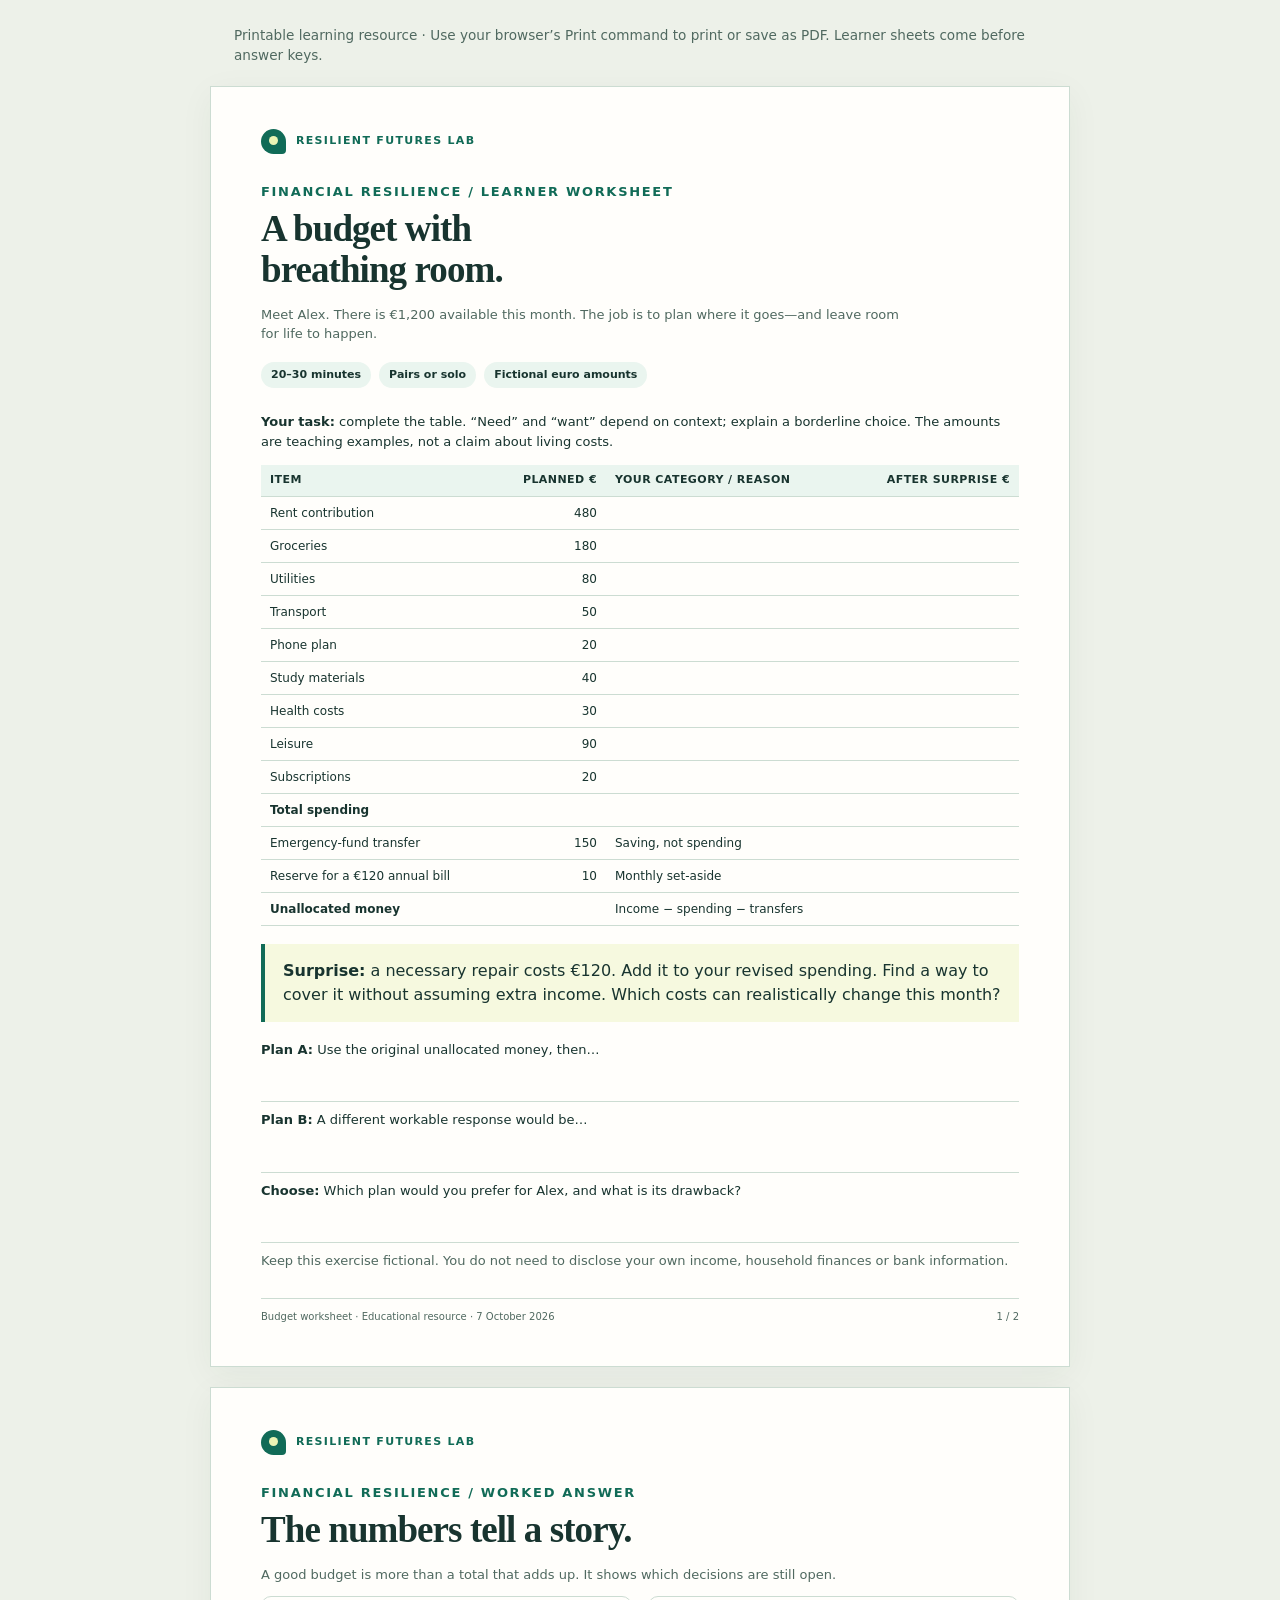
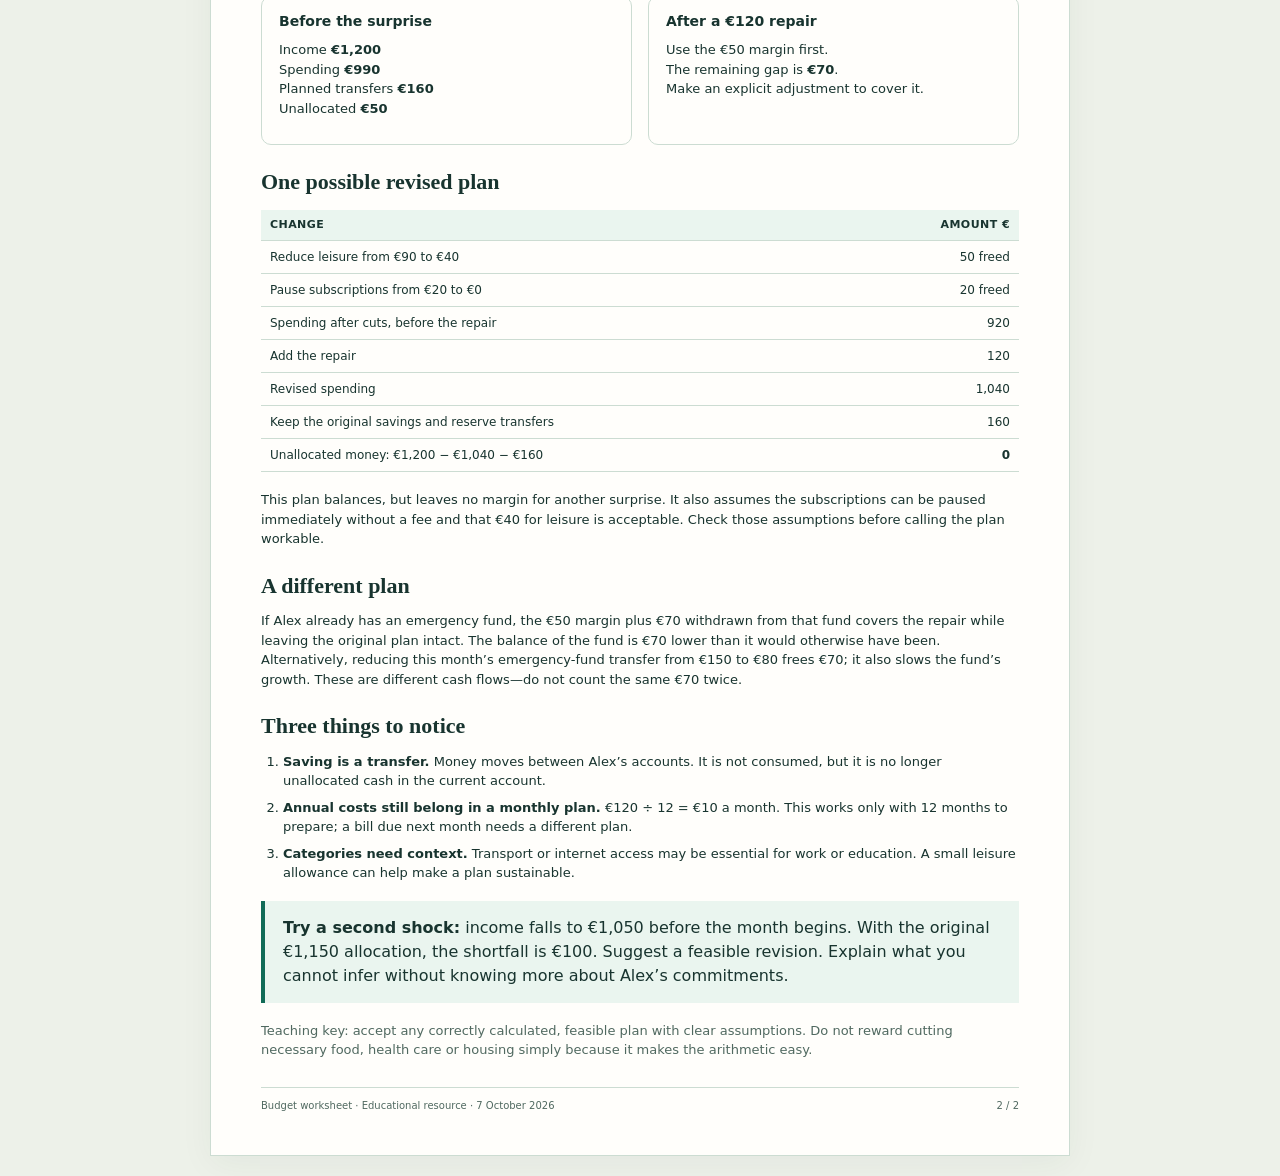
<file: resources/budget-worksheet.html>
<!doctype html>
<html lang="en"><head><meta charset="utf-8"><meta name="viewport" content="width=device-width,initial-scale=1"><meta name="description" content="A budget with breathing room — a printable Resilient Futures Lab learning resource."><title>A budget with breathing room | Resilient Futures Lab</title><style>
:root{--ink:#18342f;--muted:#506960;--green:#116b57;--mint:#eaf5ef;--line:#ccdcd2;--paper:#fffefb;--gold:#ebf4b4}
*{box-sizing:border-box}html{background:#edf1e9;color:var(--ink);font:16px/1.5 system-ui,-apple-system,BlinkMacSystemFont,"Segoe UI",sans-serif}body{margin:0}a{color:var(--green);overflow-wrap:anywhere}.toolbar{max-width:860px;margin:25px auto 18px;padding:0 24px;color:var(--muted);font-size:.85rem}.sheet{background:var(--paper);max-width:860px;margin:20px auto;padding:42px 50px;box-shadow:0 8px 32px #18342f0d;border:1px solid var(--line)}.brand{display:flex;align-items:center;gap:10px;text-transform:uppercase;letter-spacing:.12em;font-size:11px;font-weight:800;color:var(--green);margin:0 0 28px}.mark{width:25px;height:25px;border-radius:50% 50% 4px 50%;background:var(--green);display:inline-block;position:relative}.mark:after{content:"";display:block;width:9px;height:9px;border-radius:50%;background:var(--gold);position:absolute;top:7px;left:8px}.eyebrow{font-size:11px;letter-spacing:.13em;text-transform:uppercase;font-weight:800;color:var(--green);margin:0 0 8px}h1{font-family:Georgia,serif;font-size:37px;line-height:1.1;letter-spacing:-.025em;margin:0 0 14px}h2{font-family:Georgia,serif;font-size:25px;line-height:1.2;margin:24px 0 12px}h3{font-size:16px;margin:17px 0 6px}p{margin:8px 0 12px}.lead{font-size:17px;color:var(--muted);max-width:650px}.meta{display:flex;gap:8px;flex-wrap:wrap;margin:18px 0 24px}.meta span{font-size:11px;padding:5px 10px;background:var(--mint);border-radius:20px;font-weight:700}.callout{padding:15px 18px;background:var(--mint);border-left:4px solid var(--green);margin:18px 0}.callout.gold{background:#f6f9df}.grid{display:grid;grid-template-columns:1fr 1fr;gap:16px}.box{border:1px solid var(--line);border-radius:10px;padding:14px 17px;break-inside:avoid}.box h3:first-child{margin-top:0}ul,ol{padding-left:22px;margin:8px 0 14px}li{margin-bottom:7px}table{border-collapse:collapse;width:100%;font-size:13px;margin:14px 0 18px;break-inside:avoid}th{text-align:left;background:var(--mint);font-size:11px;text-transform:uppercase;letter-spacing:.04em}td,th{padding:9px 10px;border-bottom:1px solid var(--line);vertical-align:top}.num{text-align:right;font-variant-numeric:tabular-nums}.line{min-height:31px;border-bottom:1px solid var(--line);margin:6px 0}.write{min-height:62px;border:1px solid var(--line);border-radius:5px;margin:8px 0 15px}.small{font-size:12px;color:var(--muted)}.formula{font-family:Georgia,serif;font-size:18px;line-height:1.7;background:var(--mint);padding:10px 14px;margin:12px 0;overflow-wrap:anywhere}.footer{border-top:1px solid var(--line);margin-top:27px;padding-top:10px;display:flex;justify-content:space-between;gap:15px;font-size:10px;color:var(--muted)}.question{margin:15px 0 18px;break-inside:avoid}.question h3{margin:0 0 5px;font-size:14px}.choices{margin:5px 0 0;padding-left:22px;font-size:12px;list-style-type:upper-alpha}.choices li{padding-left:2px;margin:3px 0}.tag{font-size:10px;text-transform:uppercase;letter-spacing:.05em;font-weight:700;color:var(--green)}blockquote{margin:12px 0;padding:12px 17px;background:#f2f4f1;border-left:3px solid var(--line);font-size:14px}code{font-size:.9em}hr{border:0;border-top:1px solid var(--line);margin:20px 0}.compact p,.compact li{font-size:13px}.compact h2{font-size:22px}.compact h3{font-size:14px}.compact table{font-size:12px}.compact td,.compact th{padding:7px 9px}.answer{background:#f7faf4}.checklist{list-style:none;padding:0}.checklist li:before{content:"□";margin-right:9px;font-size:19px;color:var(--green)}
@media(max-width:640px){.sheet{margin:12px;padding:27px 23px}.grid{grid-template-columns:1fr}h1{font-size:30px}.toolbar{padding:0 16px}}
@media print{@page{size:A4;margin:13mm}html{background:white;font-size:10.2pt;line-height:1.4}body{background:white}.toolbar{display:none}.sheet{width:auto;max-width:none;margin:0;padding:0;border:0;box-shadow:none;break-after:page;page-break-after:always}.sheet:last-child{break-after:auto;page-break-after:auto}.brand{margin-bottom:19px;font-size:8pt}.mark{width:20px;height:20px}.mark:after{top:5px;left:6px;width:8px;height:8px}h1{font-size:28pt}h2{font-size:18pt;margin-top:18px}h3{font-size:11pt}.lead{font-size:11pt}.meta{margin:12px 0 17px}.meta span{font-size:8pt;padding:4px 8px}.footer{font-size:7pt;margin-top:20px}.small{font-size:8pt}.eyebrow{font-size:8pt}.callout{padding:11px 13px;margin:13px 0}table{font-size:9pt;margin:10px 0 13px}th{font-size:8pt}td,th{padding:7px 8px}.grid{gap:12px}.box{padding:11px 13px}.formula{font-size:12pt;padding:8px 12px}.compact p,.compact li{font-size:9pt}.compact h2{font-size:16pt}.compact h3{font-size:10pt}.compact table{font-size:8.5pt}.compact td,.compact th{padding:6px 8px}.question{margin:12px 0 13px}.question h3{font-size:10pt}.choices{font-size:9pt}.choices li{margin:2px 0}a{color:var(--ink)}h1,h2,h3{break-after:avoid}p,li{orphans:3;widows:3}.callout,.box,blockquote,.formula{break-inside:avoid}.line{min-height:24px}.write{min-height:45px}}

@media print{h1{font-size:25pt}h2{margin:14px 0 8px}h3{margin:12px 0 5px}.brand{margin-bottom:13px}.lead{font-size:10.5pt}.meta{margin:10px 0 14px}.compact p,.compact li{line-height:1.35}.compact p{margin:6px 0 9px}.callout{padding:9px 12px;margin:10px 0}.box{padding:9px 12px}.footer{margin-top:14px;padding-top:8px}.line{min-height:20px;margin:4px 0}.write{min-height:40px;margin:6px 0 11px}.compact table{margin:9px 0 12px}.compact td,.compact th{padding:5px 8px}.formula{margin:9px 0;padding:7px 11px}.question{margin:8px 0 9px}.question h3{font-size:9pt}.choices{font-size:8.5pt}.choices li{font-size:8.5pt}.questions-grid{display:grid;grid-template-columns:1fr 1fr;gap:0 21px;align-items:start}.question .choices{margin-bottom:0}.question{margin:4px 0 6px}.footer{margin-top:8px;padding-top:6px}.compact ul,.compact ol{margin-top:6px;margin-bottom:8px}.compact li{margin-bottom:5px}blockquote{padding:8px 13px;margin:8px 0}.write{min-height:35px}.line{min-height:18px}.question .choices li{margin:1px 0;font-size:8.5pt}.footer{display:none}@page{@bottom-center{content:"Resilient Futures Lab · " counter(page);font:7pt system-ui,sans-serif;color:#506960}}}

</style></head><body><div class="toolbar">Printable learning resource · Use your browser’s Print command to print or save as PDF. Learner sheets come before answer keys.</div><main><section class="sheet compact"><div class="brand"><span class="mark" aria-hidden="true"></span>Resilient Futures Lab</div><p class="eyebrow">Financial resilience / Learner worksheet</p><h1>A budget with<br>breathing room.</h1><p class="lead">Meet Alex. There is €1,200 available this month. The job is to plan where it goes—and leave room for life to happen.</p><div class="meta"><span>20–30 minutes</span><span>Pairs or solo</span><span>Fictional euro amounts</span></div><p><strong>Your task:</strong> complete the table. “Need” and “want” depend on context; explain a borderline choice. The amounts are teaching examples, not a claim about living costs.</p>
<table><thead><tr><th>Item</th><th class="num">Planned €</th><th>Your category / reason</th><th class="num">After surprise €</th></tr></thead><tbody><tr><td>Rent contribution</td><td class="num">480</td><td></td><td></td></tr><tr><td>Groceries</td><td class="num">180</td><td></td><td></td></tr><tr><td>Utilities</td><td class="num">80</td><td></td><td></td></tr><tr><td>Transport</td><td class="num">50</td><td></td><td></td></tr><tr><td>Phone plan</td><td class="num">20</td><td></td><td></td></tr><tr><td>Study materials</td><td class="num">40</td><td></td><td></td></tr><tr><td>Health costs</td><td class="num">30</td><td></td><td></td></tr><tr><td>Leisure</td><td class="num">90</td><td></td><td></td></tr><tr><td>Subscriptions</td><td class="num">20</td><td></td><td></td></tr><tr><td><strong>Total spending</strong></td><td></td><td></td><td></td></tr><tr><td>Emergency-fund transfer</td><td class="num">150</td><td>Saving, not spending</td><td></td></tr><tr><td>Reserve for a €120 annual bill</td><td class="num">10</td><td>Monthly set-aside</td><td></td></tr><tr><td><strong>Unallocated money</strong></td><td></td><td>Income − spending − transfers</td><td></td></tr></tbody></table>
<div class="callout gold"><strong>Surprise:</strong> a necessary repair costs €120. Add it to your revised spending. Find a way to cover it without assuming extra income. Which costs can realistically change this month?</div><p><strong>Plan A:</strong> Use the original unallocated money, then…</p><div class="line"></div><p><strong>Plan B:</strong> A different workable response would be…</p><div class="line"></div><p><strong>Choose:</strong> Which plan would you prefer for Alex, and what is its drawback?</p><div class="line"></div><p class="small">Keep this exercise fictional. You do not need to disclose your own income, household finances or bank information.</p><footer class="footer"><span>Budget worksheet · Educational resource · 7 October 2026</span><span>1 / 2</span></footer></section><section class="sheet compact"><div class="brand"><span class="mark" aria-hidden="true"></span>Resilient Futures Lab</div><p class="eyebrow">Financial resilience / Worked answer</p><h1>The numbers tell a story.</h1><p class="lead">A good budget is more than a total that adds up. It shows which decisions are still open.</p><div class="grid"><div class="box"><h3>Before the surprise</h3><p>Income <strong>€1,200</strong><br>Spending <strong>€990</strong><br>Planned transfers <strong>€160</strong><br>Unallocated <strong>€50</strong></p></div><div class="box"><h3>After a €120 repair</h3><p>Use the €50 margin first.<br>The remaining gap is <strong>€70</strong>.<br>Make an explicit adjustment to cover it.</p></div></div>
<h2>One possible revised plan</h2><table><thead><tr><th>Change</th><th class="num">Amount €</th></tr></thead><tbody><tr><td>Reduce leisure from €90 to €40</td><td class="num">50 freed</td></tr><tr><td>Pause subscriptions from €20 to €0</td><td class="num">20 freed</td></tr><tr><td>Spending after cuts, before the repair</td><td class="num">920</td></tr><tr><td>Add the repair</td><td class="num">120</td></tr><tr><td>Revised spending</td><td class="num">1,040</td></tr><tr><td>Keep the original savings and reserve transfers</td><td class="num">160</td></tr><tr><td>Unallocated money: €1,200 − €1,040 − €160</td><td class="num"><strong>0</strong></td></tr></tbody></table>
<p>This plan balances, but leaves no margin for another surprise. It also assumes the subscriptions can be paused immediately without a fee and that €40 for leisure is acceptable. Check those assumptions before calling the plan workable.</p>
<h2>A different plan</h2><p>If Alex already has an emergency fund, the €50 margin plus €70 withdrawn from that fund covers the repair while leaving the original plan intact. The balance of the fund is €70 lower than it would otherwise have been. Alternatively, reducing this month’s emergency-fund transfer from €150 to €80 frees €70; it also slows the fund’s growth. These are different cash flows—do not count the same €70 twice.</p>
<h2>Three things to notice</h2><ol><li><strong>Saving is a transfer.</strong> Money moves between Alex’s accounts. It is not consumed, but it is no longer unallocated cash in the current account.</li><li><strong>Annual costs still belong in a monthly plan.</strong> €120 ÷ 12 = €10 a month. This works only with 12 months to prepare; a bill due next month needs a different plan.</li><li><strong>Categories need context.</strong> Transport or internet access may be essential for work or education. A small leisure allowance can help make a plan sustainable.</li></ol>
<div class="callout"><strong>Try a second shock:</strong> income falls to €1,050 before the month begins. With the original €1,150 allocation, the shortfall is €100. Suggest a feasible revision. Explain what you cannot infer without knowing more about Alex’s commitments.</div>
<p class="small">Teaching key: accept any correctly calculated, feasible plan with clear assumptions. Do not reward cutting necessary food, health care or housing simply because it makes the arithmetic easy.</p><footer class="footer"><span>Budget worksheet · Educational resource · 7 October 2026</span><span>2 / 2</span></footer></section></main></body></html>
</file>
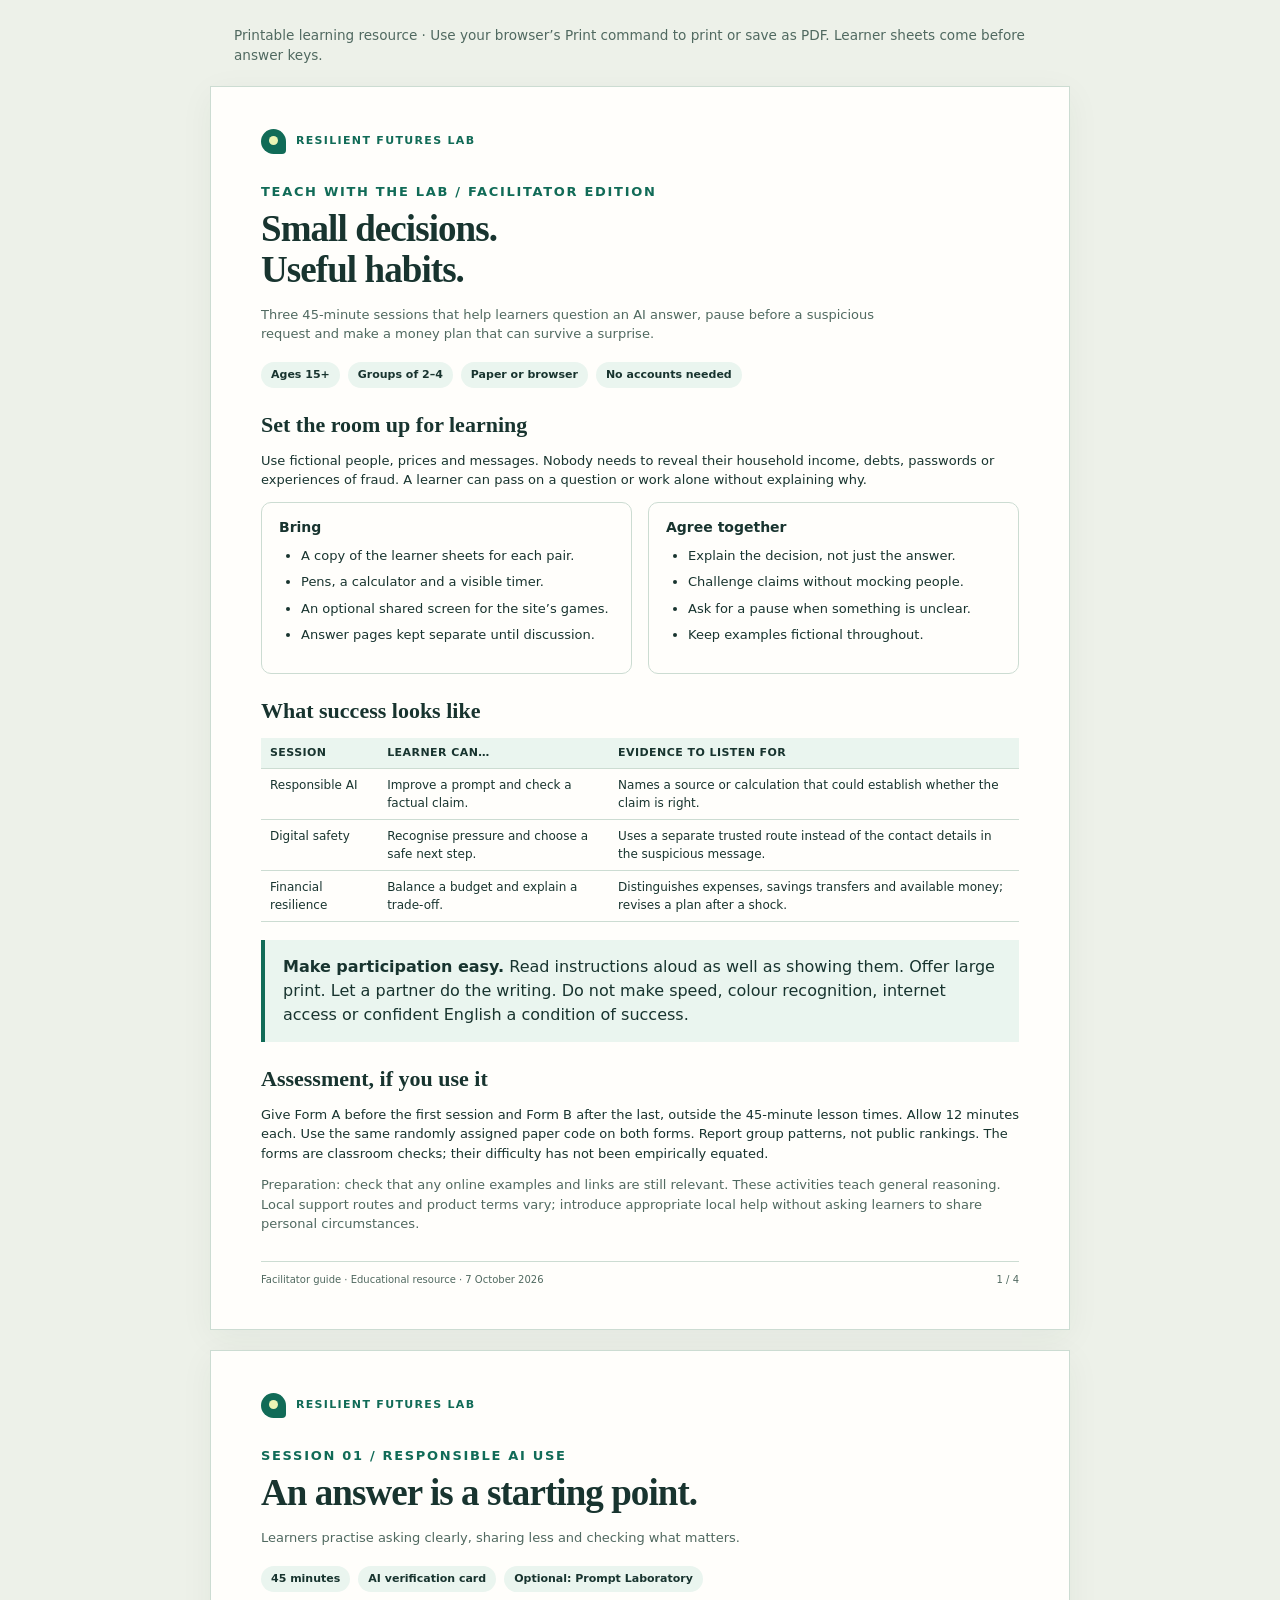
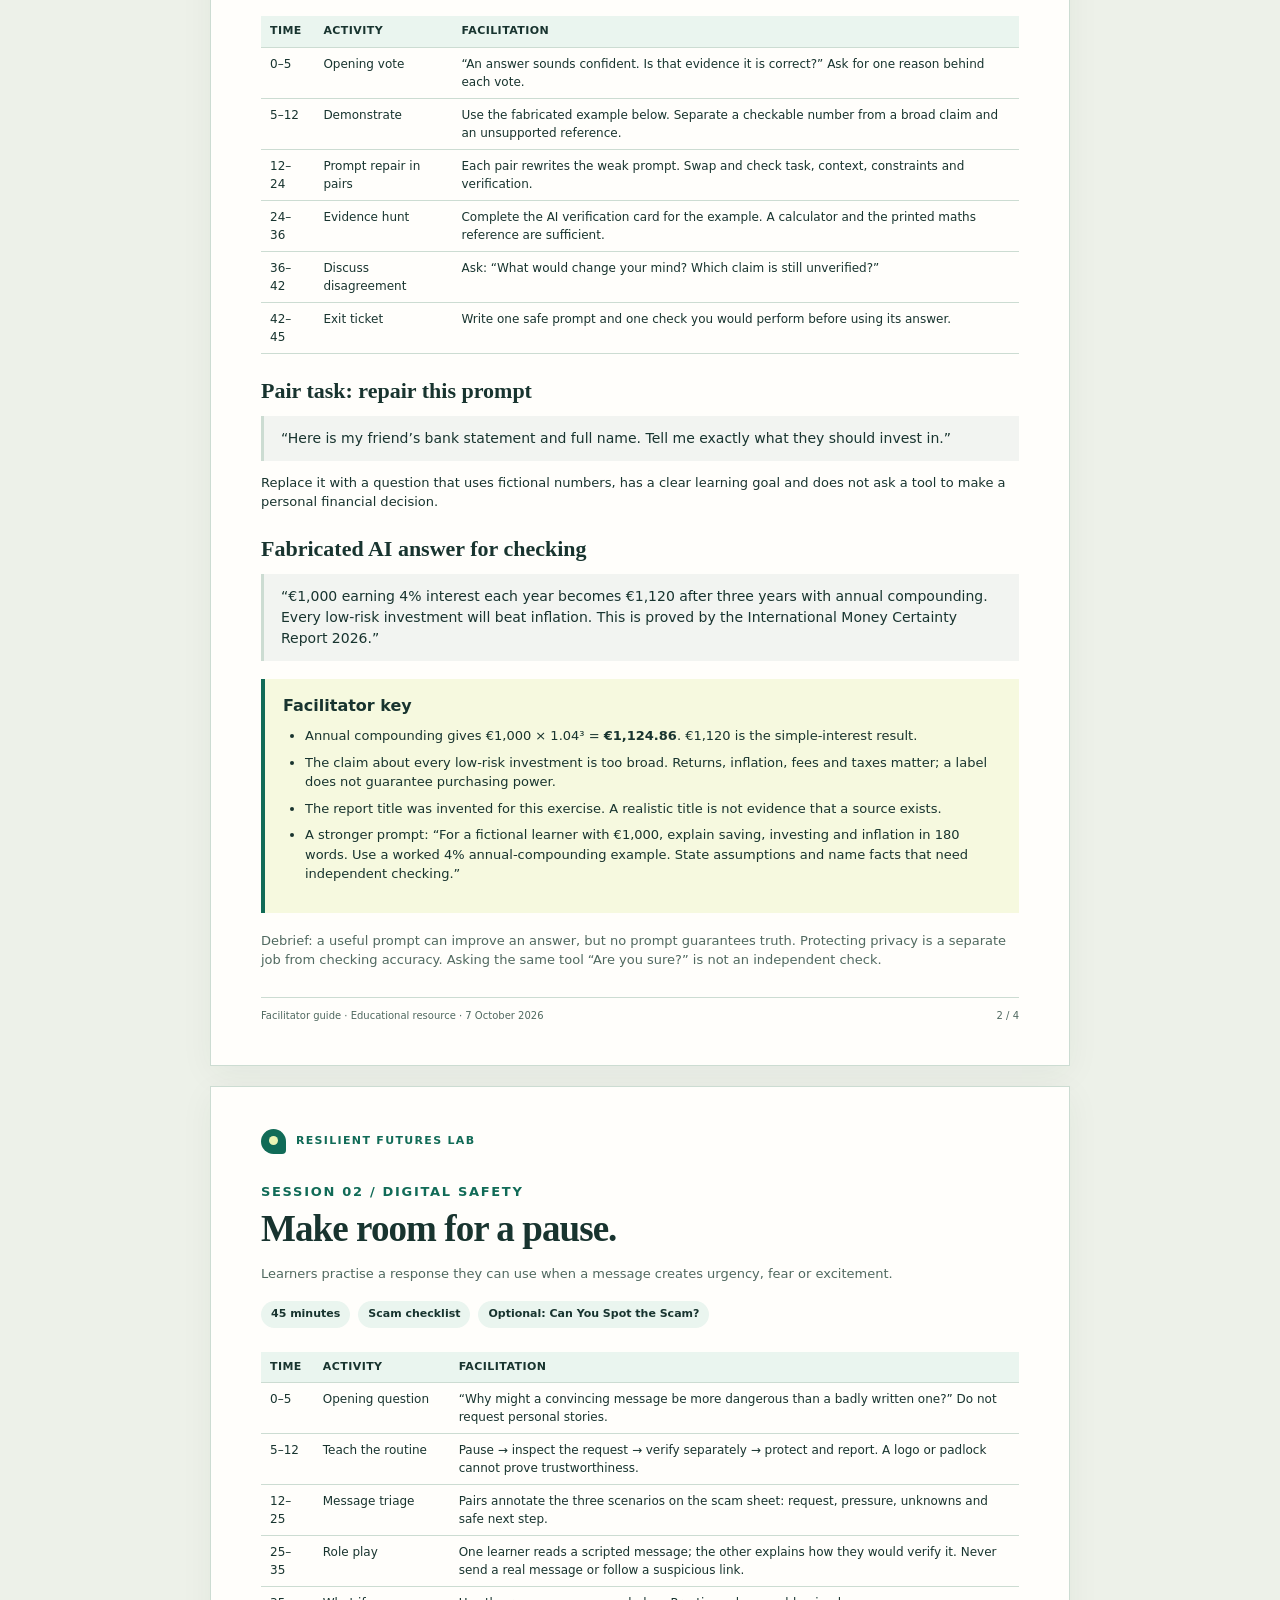
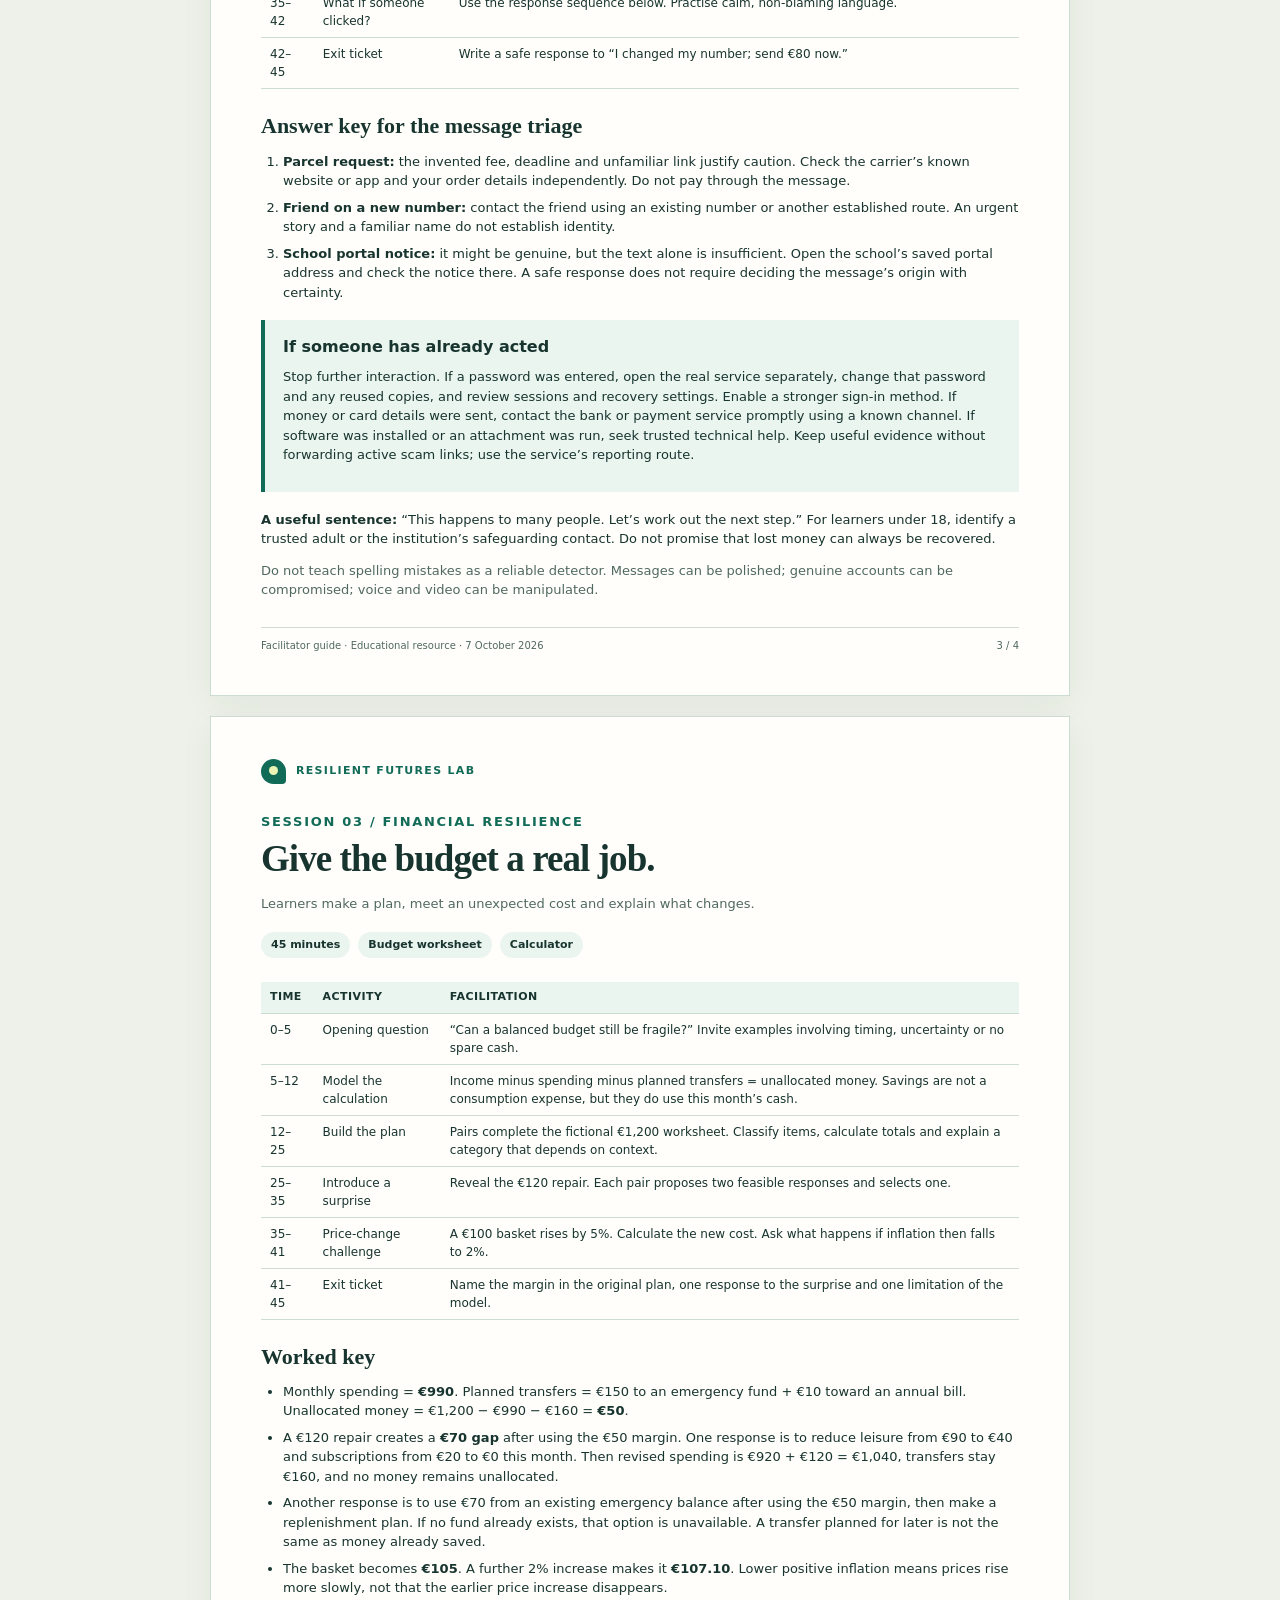
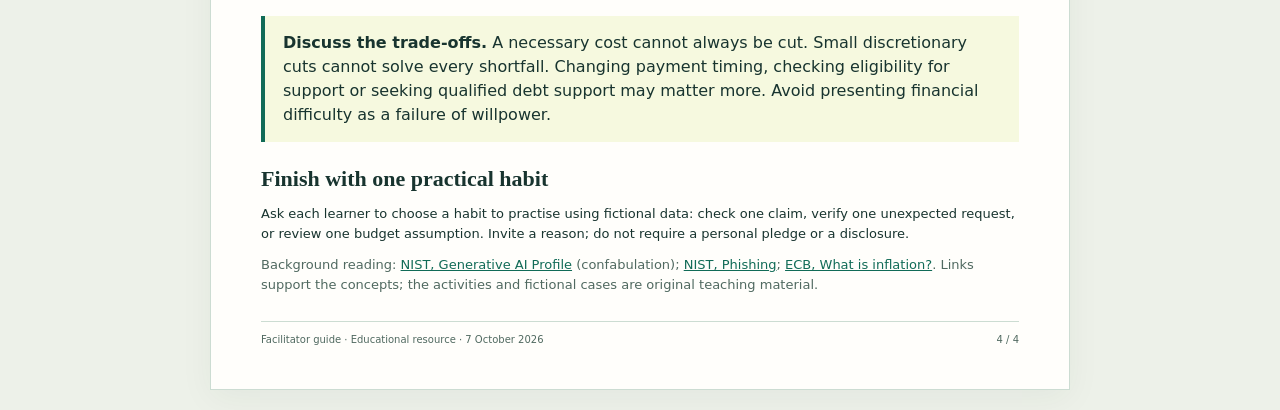
<file: resources/facilitator-guide.html>
<!doctype html>
<html lang="en"><head><meta charset="utf-8"><meta name="viewport" content="width=device-width,initial-scale=1"><meta name="description" content="Facilitator guide — a printable Resilient Futures Lab learning resource."><title>Facilitator guide | Resilient Futures Lab</title><style>
:root{--ink:#18342f;--muted:#506960;--green:#116b57;--mint:#eaf5ef;--line:#ccdcd2;--paper:#fffefb;--gold:#ebf4b4}
*{box-sizing:border-box}html{background:#edf1e9;color:var(--ink);font:16px/1.5 system-ui,-apple-system,BlinkMacSystemFont,"Segoe UI",sans-serif}body{margin:0}a{color:var(--green);overflow-wrap:anywhere}.toolbar{max-width:860px;margin:25px auto 18px;padding:0 24px;color:var(--muted);font-size:.85rem}.sheet{background:var(--paper);max-width:860px;margin:20px auto;padding:42px 50px;box-shadow:0 8px 32px #18342f0d;border:1px solid var(--line)}.brand{display:flex;align-items:center;gap:10px;text-transform:uppercase;letter-spacing:.12em;font-size:11px;font-weight:800;color:var(--green);margin:0 0 28px}.mark{width:25px;height:25px;border-radius:50% 50% 4px 50%;background:var(--green);display:inline-block;position:relative}.mark:after{content:"";display:block;width:9px;height:9px;border-radius:50%;background:var(--gold);position:absolute;top:7px;left:8px}.eyebrow{font-size:11px;letter-spacing:.13em;text-transform:uppercase;font-weight:800;color:var(--green);margin:0 0 8px}h1{font-family:Georgia,serif;font-size:37px;line-height:1.1;letter-spacing:-.025em;margin:0 0 14px}h2{font-family:Georgia,serif;font-size:25px;line-height:1.2;margin:24px 0 12px}h3{font-size:16px;margin:17px 0 6px}p{margin:8px 0 12px}.lead{font-size:17px;color:var(--muted);max-width:650px}.meta{display:flex;gap:8px;flex-wrap:wrap;margin:18px 0 24px}.meta span{font-size:11px;padding:5px 10px;background:var(--mint);border-radius:20px;font-weight:700}.callout{padding:15px 18px;background:var(--mint);border-left:4px solid var(--green);margin:18px 0}.callout.gold{background:#f6f9df}.grid{display:grid;grid-template-columns:1fr 1fr;gap:16px}.box{border:1px solid var(--line);border-radius:10px;padding:14px 17px;break-inside:avoid}.box h3:first-child{margin-top:0}ul,ol{padding-left:22px;margin:8px 0 14px}li{margin-bottom:7px}table{border-collapse:collapse;width:100%;font-size:13px;margin:14px 0 18px;break-inside:avoid}th{text-align:left;background:var(--mint);font-size:11px;text-transform:uppercase;letter-spacing:.04em}td,th{padding:9px 10px;border-bottom:1px solid var(--line);vertical-align:top}.num{text-align:right;font-variant-numeric:tabular-nums}.line{min-height:31px;border-bottom:1px solid var(--line);margin:6px 0}.write{min-height:62px;border:1px solid var(--line);border-radius:5px;margin:8px 0 15px}.small{font-size:12px;color:var(--muted)}.formula{font-family:Georgia,serif;font-size:18px;line-height:1.7;background:var(--mint);padding:10px 14px;margin:12px 0;overflow-wrap:anywhere}.footer{border-top:1px solid var(--line);margin-top:27px;padding-top:10px;display:flex;justify-content:space-between;gap:15px;font-size:10px;color:var(--muted)}.question{margin:15px 0 18px;break-inside:avoid}.question h3{margin:0 0 5px;font-size:14px}.choices{margin:5px 0 0;padding-left:22px;font-size:12px;list-style-type:upper-alpha}.choices li{padding-left:2px;margin:3px 0}.tag{font-size:10px;text-transform:uppercase;letter-spacing:.05em;font-weight:700;color:var(--green)}blockquote{margin:12px 0;padding:12px 17px;background:#f2f4f1;border-left:3px solid var(--line);font-size:14px}code{font-size:.9em}hr{border:0;border-top:1px solid var(--line);margin:20px 0}.compact p,.compact li{font-size:13px}.compact h2{font-size:22px}.compact h3{font-size:14px}.compact table{font-size:12px}.compact td,.compact th{padding:7px 9px}.answer{background:#f7faf4}.checklist{list-style:none;padding:0}.checklist li:before{content:"□";margin-right:9px;font-size:19px;color:var(--green)}
@media(max-width:640px){.sheet{margin:12px;padding:27px 23px}.grid{grid-template-columns:1fr}h1{font-size:30px}.toolbar{padding:0 16px}}
@media print{@page{size:A4;margin:13mm}html{background:white;font-size:10.2pt;line-height:1.4}body{background:white}.toolbar{display:none}.sheet{width:auto;max-width:none;margin:0;padding:0;border:0;box-shadow:none;break-after:page;page-break-after:always}.sheet:last-child{break-after:auto;page-break-after:auto}.brand{margin-bottom:19px;font-size:8pt}.mark{width:20px;height:20px}.mark:after{top:5px;left:6px;width:8px;height:8px}h1{font-size:28pt}h2{font-size:18pt;margin-top:18px}h3{font-size:11pt}.lead{font-size:11pt}.meta{margin:12px 0 17px}.meta span{font-size:8pt;padding:4px 8px}.footer{font-size:7pt;margin-top:20px}.small{font-size:8pt}.eyebrow{font-size:8pt}.callout{padding:11px 13px;margin:13px 0}table{font-size:9pt;margin:10px 0 13px}th{font-size:8pt}td,th{padding:7px 8px}.grid{gap:12px}.box{padding:11px 13px}.formula{font-size:12pt;padding:8px 12px}.compact p,.compact li{font-size:9pt}.compact h2{font-size:16pt}.compact h3{font-size:10pt}.compact table{font-size:8.5pt}.compact td,.compact th{padding:6px 8px}.question{margin:12px 0 13px}.question h3{font-size:10pt}.choices{font-size:9pt}.choices li{margin:2px 0}a{color:var(--ink)}h1,h2,h3{break-after:avoid}p,li{orphans:3;widows:3}.callout,.box,blockquote,.formula{break-inside:avoid}.line{min-height:24px}.write{min-height:45px}}

@media print{h1{font-size:25pt}h2{margin:14px 0 8px}h3{margin:12px 0 5px}.brand{margin-bottom:13px}.lead{font-size:10.5pt}.meta{margin:10px 0 14px}.compact p,.compact li{line-height:1.35}.compact p{margin:6px 0 9px}.callout{padding:9px 12px;margin:10px 0}.box{padding:9px 12px}.footer{margin-top:14px;padding-top:8px}.line{min-height:20px;margin:4px 0}.write{min-height:40px;margin:6px 0 11px}.compact table{margin:9px 0 12px}.compact td,.compact th{padding:5px 8px}.formula{margin:9px 0;padding:7px 11px}.question{margin:8px 0 9px}.question h3{font-size:9pt}.choices{font-size:8.5pt}.choices li{font-size:8.5pt}.questions-grid{display:grid;grid-template-columns:1fr 1fr;gap:0 21px;align-items:start}.question .choices{margin-bottom:0}.question{margin:4px 0 6px}.footer{margin-top:8px;padding-top:6px}.compact ul,.compact ol{margin-top:6px;margin-bottom:8px}.compact li{margin-bottom:5px}blockquote{padding:8px 13px;margin:8px 0}.write{min-height:35px}.line{min-height:18px}.question .choices li{margin:1px 0;font-size:8.5pt}.footer{display:none}@page{@bottom-center{content:"Resilient Futures Lab · " counter(page);font:7pt system-ui,sans-serif;color:#506960}}}

</style></head><body><div class="toolbar">Printable learning resource · Use your browser’s Print command to print or save as PDF. Learner sheets come before answer keys.</div><main><section class="sheet compact"><div class="brand"><span class="mark" aria-hidden="true"></span>Resilient Futures Lab</div><p class="eyebrow">Teach with the lab / Facilitator edition</p><h1>Small decisions.<br>Useful habits.</h1><p class="lead">Three 45-minute sessions that help learners question an AI answer, pause before a suspicious request and make a money plan that can survive a surprise.</p><div class="meta"><span>Ages 15+</span><span>Groups of 2–4</span><span>Paper or browser</span><span>No accounts needed</span></div>
<h2>Set the room up for learning</h2><p>Use fictional people, prices and messages. Nobody needs to reveal their household income, debts, passwords or experiences of fraud. A learner can pass on a question or work alone without explaining why.</p><div class="grid"><div class="box"><h3>Bring</h3><ul><li>A copy of the learner sheets for each pair.</li><li>Pens, a calculator and a visible timer.</li><li>An optional shared screen for the site’s games.</li><li>Answer pages kept separate until discussion.</li></ul></div><div class="box"><h3>Agree together</h3><ul><li>Explain the decision, not just the answer.</li><li>Challenge claims without mocking people.</li><li>Ask for a pause when something is unclear.</li><li>Keep examples fictional throughout.</li></ul></div></div>
<h2>What success looks like</h2><table><thead><tr><th>Session</th><th>Learner can…</th><th>Evidence to listen for</th></tr></thead><tbody><tr><td>Responsible AI</td><td>Improve a prompt and check a factual claim.</td><td>Names a source or calculation that could establish whether the claim is right.</td></tr><tr><td>Digital safety</td><td>Recognise pressure and choose a safe next step.</td><td>Uses a separate trusted route instead of the contact details in the suspicious message.</td></tr><tr><td>Financial resilience</td><td>Balance a budget and explain a trade-off.</td><td>Distinguishes expenses, savings transfers and available money; revises a plan after a shock.</td></tr></tbody></table>
<div class="callout"><strong>Make participation easy.</strong> Read instructions aloud as well as showing them. Offer large print. Let a partner do the writing. Do not make speed, colour recognition, internet access or confident English a condition of success.</div>
<h2>Assessment, if you use it</h2><p>Give Form A before the first session and Form B after the last, outside the 45-minute lesson times. Allow 12 minutes each. Use the same randomly assigned paper code on both forms. Report group patterns, not public rankings. The forms are classroom checks; their difficulty has not been empirically equated.</p>
<p class="small">Preparation: check that any online examples and links are still relevant. These activities teach general reasoning. Local support routes and product terms vary; introduce appropriate local help without asking learners to share personal circumstances.</p><footer class="footer"><span>Facilitator guide · Educational resource · 7 October 2026</span><span>1 / 4</span></footer></section><section class="sheet compact"><div class="brand"><span class="mark" aria-hidden="true"></span>Resilient Futures Lab</div><p class="eyebrow">Session 01 / Responsible AI use</p><h1>An answer is a starting point.</h1><p class="lead">Learners practise asking clearly, sharing less and checking what matters.</p><div class="meta"><span>45 minutes</span><span>AI verification card</span><span>Optional: Prompt Laboratory</span></div>
<table><thead><tr><th>Time</th><th>Activity</th><th>Facilitation</th></tr></thead><tbody><tr><td>0–5</td><td>Opening vote</td><td>“An answer sounds confident. Is that evidence it is correct?” Ask for one reason behind each vote.</td></tr><tr><td>5–12</td><td>Demonstrate</td><td>Use the fabricated example below. Separate a checkable number from a broad claim and an unsupported reference.</td></tr><tr><td>12–24</td><td>Prompt repair in pairs</td><td>Each pair rewrites the weak prompt. Swap and check task, context, constraints and verification.</td></tr><tr><td>24–36</td><td>Evidence hunt</td><td>Complete the AI verification card for the example. A calculator and the printed maths reference are sufficient.</td></tr><tr><td>36–42</td><td>Discuss disagreement</td><td>Ask: “What would change your mind? Which claim is still unverified?”</td></tr><tr><td>42–45</td><td>Exit ticket</td><td>Write one safe prompt and one check you would perform before using its answer.</td></tr></tbody></table>
<h2>Pair task: repair this prompt</h2><blockquote>“Here is my friend’s bank statement and full name. Tell me exactly what they should invest in.”</blockquote><p>Replace it with a question that uses fictional numbers, has a clear learning goal and does not ask a tool to make a personal financial decision.</p>
<h2>Fabricated AI answer for checking</h2><blockquote>“€1,000 earning 4% interest each year becomes €1,120 after three years with annual compounding. Every low-risk investment will beat inflation. This is proved by the International Money Certainty Report 2026.”</blockquote>
<div class="callout gold"><strong>Facilitator key</strong><ul><li>Annual compounding gives €1,000 × 1.04³ = <strong>€1,124.86</strong>. €1,120 is the simple-interest result.</li><li>The claim about every low-risk investment is too broad. Returns, inflation, fees and taxes matter; a label does not guarantee purchasing power.</li><li>The report title was invented for this exercise. A realistic title is not evidence that a source exists.</li><li>A stronger prompt: “For a fictional learner with €1,000, explain saving, investing and inflation in 180 words. Use a worked 4% annual-compounding example. State assumptions and name facts that need independent checking.”</li></ul></div>
<p class="small">Debrief: a useful prompt can improve an answer, but no prompt guarantees truth. Protecting privacy is a separate job from checking accuracy. Asking the same tool “Are you sure?” is not an independent check.</p><footer class="footer"><span>Facilitator guide · Educational resource · 7 October 2026</span><span>2 / 4</span></footer></section><section class="sheet compact"><div class="brand"><span class="mark" aria-hidden="true"></span>Resilient Futures Lab</div><p class="eyebrow">Session 02 / Digital safety</p><h1>Make room for a pause.</h1><p class="lead">Learners practise a response they can use when a message creates urgency, fear or excitement.</p><div class="meta"><span>45 minutes</span><span>Scam checklist</span><span>Optional: Can You Spot the Scam?</span></div>
<table><thead><tr><th>Time</th><th>Activity</th><th>Facilitation</th></tr></thead><tbody><tr><td>0–5</td><td>Opening question</td><td>“Why might a convincing message be more dangerous than a badly written one?” Do not request personal stories.</td></tr><tr><td>5–12</td><td>Teach the routine</td><td>Pause → inspect the request → verify separately → protect and report. A logo or padlock cannot prove trustworthiness.</td></tr><tr><td>12–25</td><td>Message triage</td><td>Pairs annotate the three scenarios on the scam sheet: request, pressure, unknowns and safe next step.</td></tr><tr><td>25–35</td><td>Role play</td><td>One learner reads a scripted message; the other explains how they would verify it. Never send a real message or follow a suspicious link.</td></tr><tr><td>35–42</td><td>What if someone clicked?</td><td>Use the response sequence below. Practise calm, non-blaming language.</td></tr><tr><td>42–45</td><td>Exit ticket</td><td>Write a safe response to “I changed my number; send €80 now.”</td></tr></tbody></table>
<h2>Answer key for the message triage</h2><ol><li><strong>Parcel request:</strong> the invented fee, deadline and unfamiliar link justify caution. Check the carrier’s known website or app and your order details independently. Do not pay through the message.</li><li><strong>Friend on a new number:</strong> contact the friend using an existing number or another established route. An urgent story and a familiar name do not establish identity.</li><li><strong>School portal notice:</strong> it might be genuine, but the text alone is insufficient. Open the school’s saved portal address and check the notice there. A safe response does not require deciding the message’s origin with certainty.</li></ol>
<div class="callout"><strong>If someone has already acted</strong><p>Stop further interaction. If a password was entered, open the real service separately, change that password and any reused copies, and review sessions and recovery settings. Enable a stronger sign-in method. If money or card details were sent, contact the bank or payment service promptly using a known channel. If software was installed or an attachment was run, seek trusted technical help. Keep useful evidence without forwarding active scam links; use the service’s reporting route.</p></div>
<p><strong>A useful sentence:</strong> “This happens to many people. Let’s work out the next step.” For learners under 18, identify a trusted adult or the institution’s safeguarding contact. Do not promise that lost money can always be recovered.</p>
<p class="small">Do not teach spelling mistakes as a reliable detector. Messages can be polished; genuine accounts can be compromised; voice and video can be manipulated.</p><footer class="footer"><span>Facilitator guide · Educational resource · 7 October 2026</span><span>3 / 4</span></footer></section><section class="sheet compact"><div class="brand"><span class="mark" aria-hidden="true"></span>Resilient Futures Lab</div><p class="eyebrow">Session 03 / Financial resilience</p><h1>Give the budget a real job.</h1><p class="lead">Learners make a plan, meet an unexpected cost and explain what changes.</p><div class="meta"><span>45 minutes</span><span>Budget worksheet</span><span>Calculator</span></div>
<table><thead><tr><th>Time</th><th>Activity</th><th>Facilitation</th></tr></thead><tbody><tr><td>0–5</td><td>Opening question</td><td>“Can a balanced budget still be fragile?” Invite examples involving timing, uncertainty or no spare cash.</td></tr><tr><td>5–12</td><td>Model the calculation</td><td>Income minus spending minus planned transfers = unallocated money. Savings are not a consumption expense, but they do use this month’s cash.</td></tr><tr><td>12–25</td><td>Build the plan</td><td>Pairs complete the fictional €1,200 worksheet. Classify items, calculate totals and explain a category that depends on context.</td></tr><tr><td>25–35</td><td>Introduce a surprise</td><td>Reveal the €120 repair. Each pair proposes two feasible responses and selects one.</td></tr><tr><td>35–41</td><td>Price-change challenge</td><td>A €100 basket rises by 5%. Calculate the new cost. Ask what happens if inflation then falls to 2%.</td></tr><tr><td>41–45</td><td>Exit ticket</td><td>Name the margin in the original plan, one response to the surprise and one limitation of the model.</td></tr></tbody></table>
<h2>Worked key</h2><ul><li>Monthly spending = <strong>€990</strong>. Planned transfers = €150 to an emergency fund + €10 toward an annual bill. Unallocated money = €1,200 − €990 − €160 = <strong>€50</strong>.</li><li>A €120 repair creates a <strong>€70 gap</strong> after using the €50 margin. One response is to reduce leisure from €90 to €40 and subscriptions from €20 to €0 this month. Then revised spending is €920 + €120 = €1,040, transfers stay €160, and no money remains unallocated.</li><li>Another response is to use €70 from an existing emergency balance after using the €50 margin, then make a replenishment plan. If no fund already exists, that option is unavailable. A transfer planned for later is not the same as money already saved.</li><li>The basket becomes <strong>€105</strong>. A further 2% increase makes it <strong>€107.10</strong>. Lower positive inflation means prices rise more slowly, not that the earlier price increase disappears.</li></ul>
<div class="callout gold"><strong>Discuss the trade-offs.</strong> A necessary cost cannot always be cut. Small discretionary cuts cannot solve every shortfall. Changing payment timing, checking eligibility for support or seeking qualified debt support may matter more. Avoid presenting financial difficulty as a failure of willpower.</div>
<h2>Finish with one practical habit</h2><p>Ask each learner to choose a habit to practise using fictional data: check one claim, verify one unexpected request, or review one budget assumption. Invite a reason; do not require a personal pledge or a disclosure.</p>
<p class="small">Background reading: <a href="https://nvlpubs.nist.gov/nistpubs/ai/NIST.AI.600-1.pdf">NIST, Generative AI Profile</a> (confabulation); <a href="https://www.nist.gov/itl/smallbusinesscyber/guidance-topic/phishing">NIST, Phishing</a>; <a href="https://www.ecb.europa.eu/ecb-and-you/explainers/tell-me-more/html/what_is_inflation.en.html">ECB, What is inflation?</a>. Links support the concepts; the activities and fictional cases are original teaching material.</p><footer class="footer"><span>Facilitator guide · Educational resource · 7 October 2026</span><span>4 / 4</span></footer></section></main></body></html>
</file>
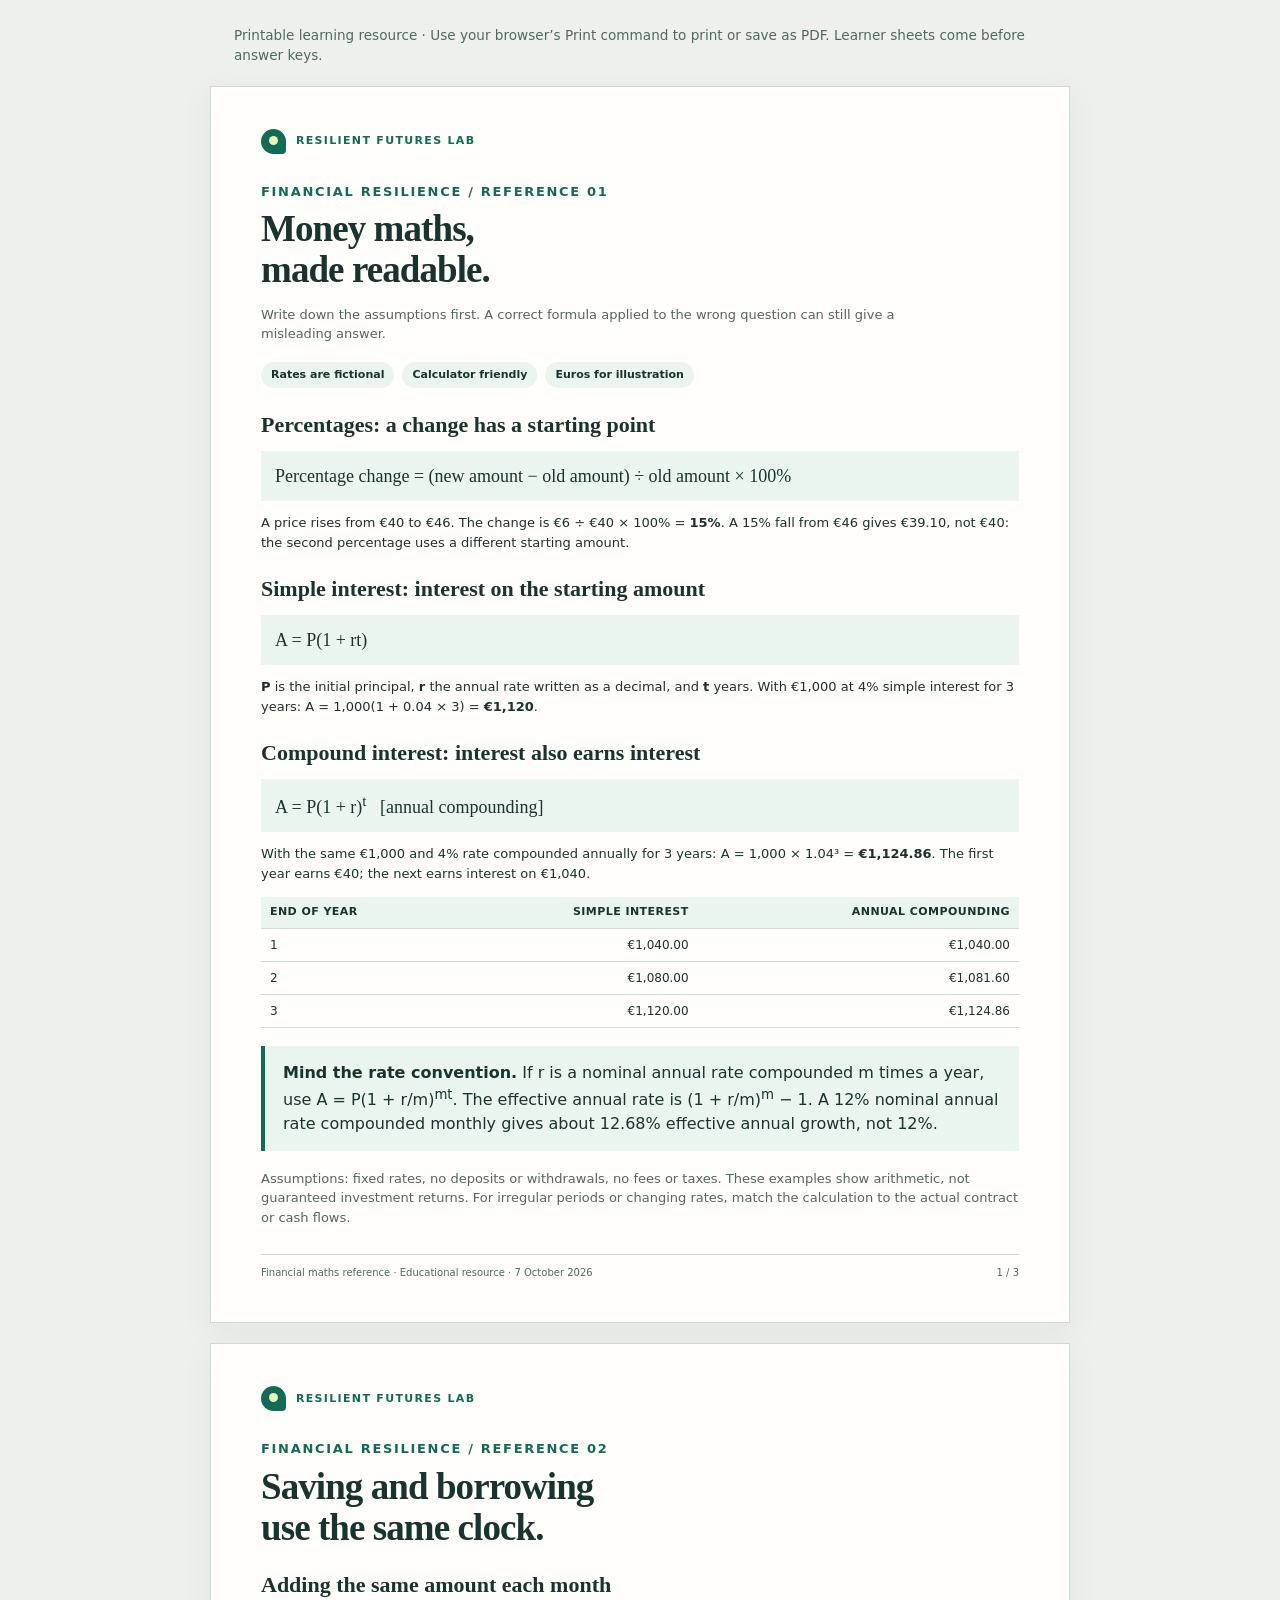
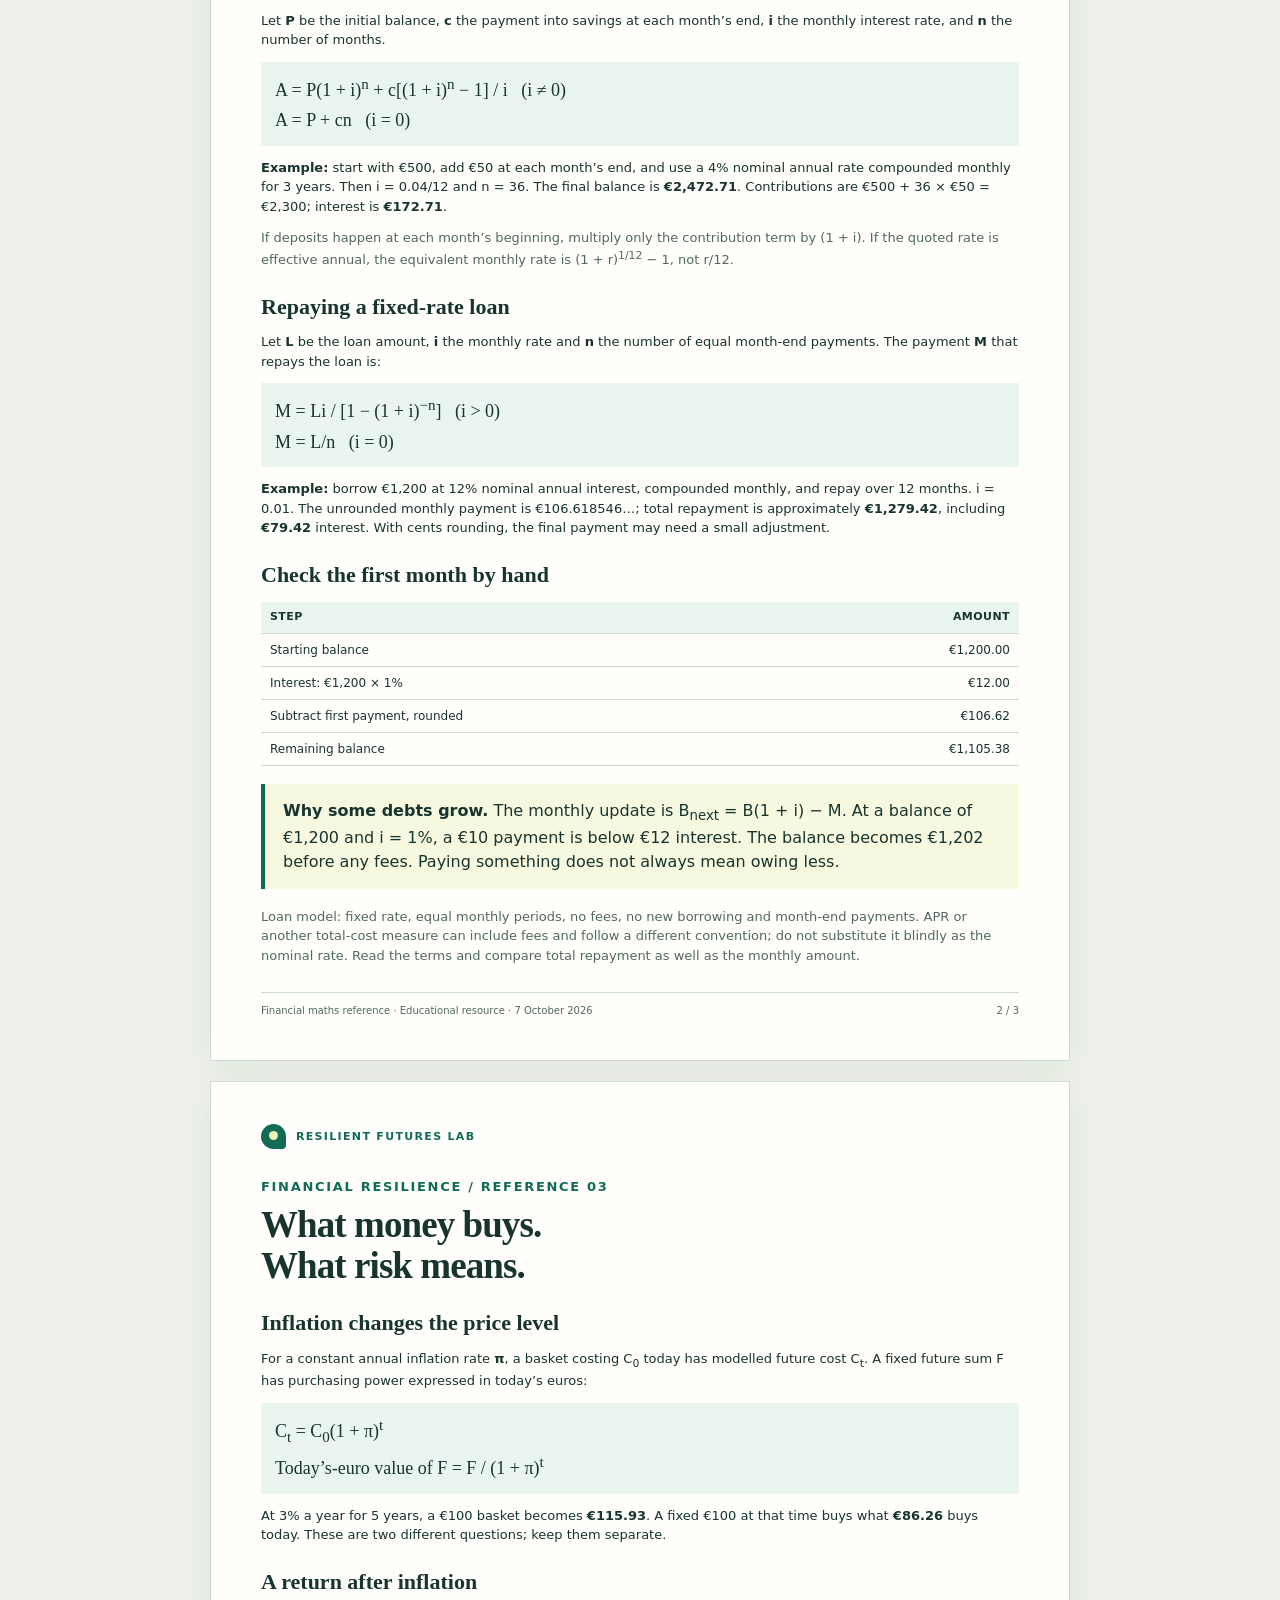
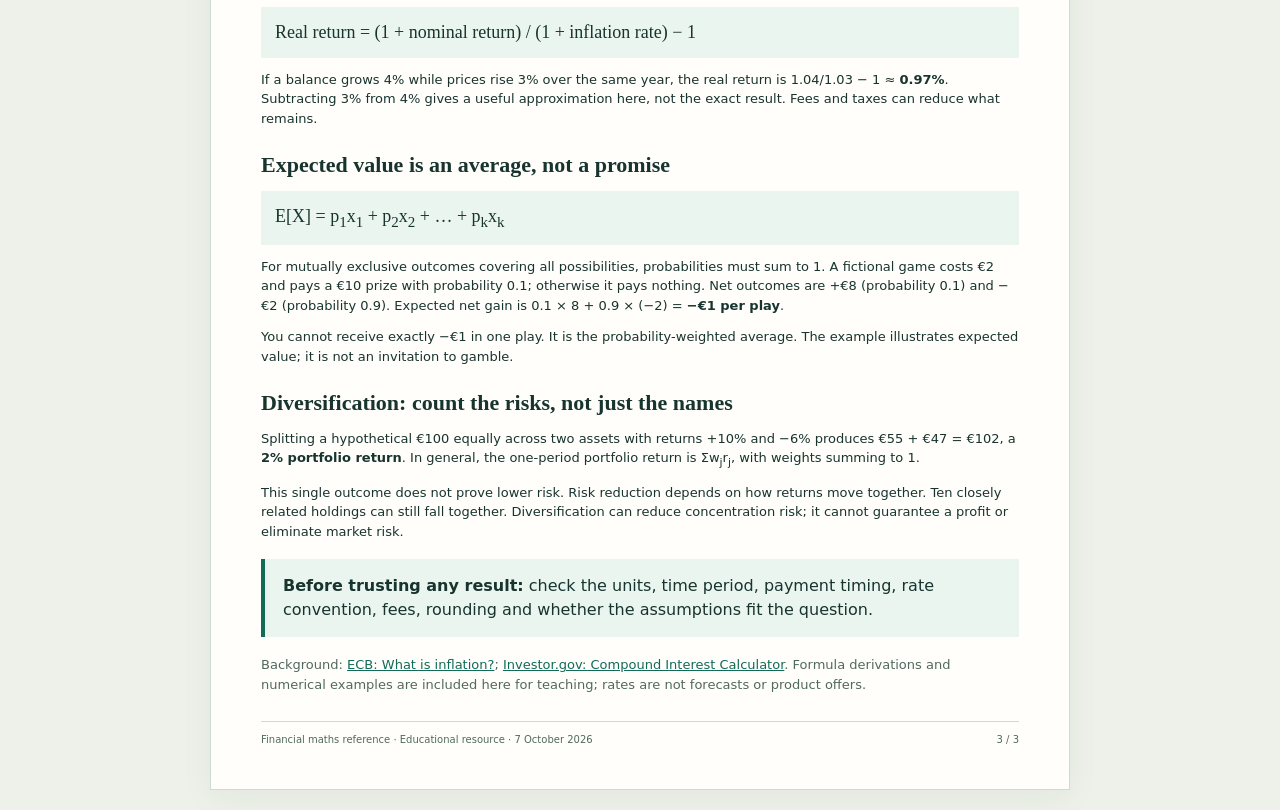
<file: resources/financial-maths-reference.html>
<!doctype html>
<html lang="en"><head><meta charset="utf-8"><meta name="viewport" content="width=device-width,initial-scale=1"><meta name="description" content="Money maths, made readable — a printable Resilient Futures Lab learning resource."><title>Money maths, made readable | Resilient Futures Lab</title><style>
:root{--ink:#18342f;--muted:#506960;--green:#116b57;--mint:#eaf5ef;--line:#ccdcd2;--paper:#fffefb;--gold:#ebf4b4}
*{box-sizing:border-box}html{background:#edf1e9;color:var(--ink);font:16px/1.5 system-ui,-apple-system,BlinkMacSystemFont,"Segoe UI",sans-serif}body{margin:0}a{color:var(--green);overflow-wrap:anywhere}.toolbar{max-width:860px;margin:25px auto 18px;padding:0 24px;color:var(--muted);font-size:.85rem}.sheet{background:var(--paper);max-width:860px;margin:20px auto;padding:42px 50px;box-shadow:0 8px 32px #18342f0d;border:1px solid var(--line)}.brand{display:flex;align-items:center;gap:10px;text-transform:uppercase;letter-spacing:.12em;font-size:11px;font-weight:800;color:var(--green);margin:0 0 28px}.mark{width:25px;height:25px;border-radius:50% 50% 4px 50%;background:var(--green);display:inline-block;position:relative}.mark:after{content:"";display:block;width:9px;height:9px;border-radius:50%;background:var(--gold);position:absolute;top:7px;left:8px}.eyebrow{font-size:11px;letter-spacing:.13em;text-transform:uppercase;font-weight:800;color:var(--green);margin:0 0 8px}h1{font-family:Georgia,serif;font-size:37px;line-height:1.1;letter-spacing:-.025em;margin:0 0 14px}h2{font-family:Georgia,serif;font-size:25px;line-height:1.2;margin:24px 0 12px}h3{font-size:16px;margin:17px 0 6px}p{margin:8px 0 12px}.lead{font-size:17px;color:var(--muted);max-width:650px}.meta{display:flex;gap:8px;flex-wrap:wrap;margin:18px 0 24px}.meta span{font-size:11px;padding:5px 10px;background:var(--mint);border-radius:20px;font-weight:700}.callout{padding:15px 18px;background:var(--mint);border-left:4px solid var(--green);margin:18px 0}.callout.gold{background:#f6f9df}.grid{display:grid;grid-template-columns:1fr 1fr;gap:16px}.box{border:1px solid var(--line);border-radius:10px;padding:14px 17px;break-inside:avoid}.box h3:first-child{margin-top:0}ul,ol{padding-left:22px;margin:8px 0 14px}li{margin-bottom:7px}table{border-collapse:collapse;width:100%;font-size:13px;margin:14px 0 18px;break-inside:avoid}th{text-align:left;background:var(--mint);font-size:11px;text-transform:uppercase;letter-spacing:.04em}td,th{padding:9px 10px;border-bottom:1px solid var(--line);vertical-align:top}.num{text-align:right;font-variant-numeric:tabular-nums}.line{min-height:31px;border-bottom:1px solid var(--line);margin:6px 0}.write{min-height:62px;border:1px solid var(--line);border-radius:5px;margin:8px 0 15px}.small{font-size:12px;color:var(--muted)}.formula{font-family:Georgia,serif;font-size:18px;line-height:1.7;background:var(--mint);padding:10px 14px;margin:12px 0;overflow-wrap:anywhere}.footer{border-top:1px solid var(--line);margin-top:27px;padding-top:10px;display:flex;justify-content:space-between;gap:15px;font-size:10px;color:var(--muted)}.question{margin:15px 0 18px;break-inside:avoid}.question h3{margin:0 0 5px;font-size:14px}.choices{margin:5px 0 0;padding-left:22px;font-size:12px;list-style-type:upper-alpha}.choices li{padding-left:2px;margin:3px 0}.tag{font-size:10px;text-transform:uppercase;letter-spacing:.05em;font-weight:700;color:var(--green)}blockquote{margin:12px 0;padding:12px 17px;background:#f2f4f1;border-left:3px solid var(--line);font-size:14px}code{font-size:.9em}hr{border:0;border-top:1px solid var(--line);margin:20px 0}.compact p,.compact li{font-size:13px}.compact h2{font-size:22px}.compact h3{font-size:14px}.compact table{font-size:12px}.compact td,.compact th{padding:7px 9px}.answer{background:#f7faf4}.checklist{list-style:none;padding:0}.checklist li:before{content:"□";margin-right:9px;font-size:19px;color:var(--green)}
@media(max-width:640px){.sheet{margin:12px;padding:27px 23px}.grid{grid-template-columns:1fr}h1{font-size:30px}.toolbar{padding:0 16px}}
@media print{@page{size:A4;margin:13mm}html{background:white;font-size:10.2pt;line-height:1.4}body{background:white}.toolbar{display:none}.sheet{width:auto;max-width:none;margin:0;padding:0;border:0;box-shadow:none;break-after:page;page-break-after:always}.sheet:last-child{break-after:auto;page-break-after:auto}.brand{margin-bottom:19px;font-size:8pt}.mark{width:20px;height:20px}.mark:after{top:5px;left:6px;width:8px;height:8px}h1{font-size:28pt}h2{font-size:18pt;margin-top:18px}h3{font-size:11pt}.lead{font-size:11pt}.meta{margin:12px 0 17px}.meta span{font-size:8pt;padding:4px 8px}.footer{font-size:7pt;margin-top:20px}.small{font-size:8pt}.eyebrow{font-size:8pt}.callout{padding:11px 13px;margin:13px 0}table{font-size:9pt;margin:10px 0 13px}th{font-size:8pt}td,th{padding:7px 8px}.grid{gap:12px}.box{padding:11px 13px}.formula{font-size:12pt;padding:8px 12px}.compact p,.compact li{font-size:9pt}.compact h2{font-size:16pt}.compact h3{font-size:10pt}.compact table{font-size:8.5pt}.compact td,.compact th{padding:6px 8px}.question{margin:12px 0 13px}.question h3{font-size:10pt}.choices{font-size:9pt}.choices li{margin:2px 0}a{color:var(--ink)}h1,h2,h3{break-after:avoid}p,li{orphans:3;widows:3}.callout,.box,blockquote,.formula{break-inside:avoid}.line{min-height:24px}.write{min-height:45px}}

@media print{h1{font-size:25pt}h2{margin:14px 0 8px}h3{margin:12px 0 5px}.brand{margin-bottom:13px}.lead{font-size:10.5pt}.meta{margin:10px 0 14px}.compact p,.compact li{line-height:1.35}.compact p{margin:6px 0 9px}.callout{padding:9px 12px;margin:10px 0}.box{padding:9px 12px}.footer{margin-top:14px;padding-top:8px}.line{min-height:20px;margin:4px 0}.write{min-height:40px;margin:6px 0 11px}.compact table{margin:9px 0 12px}.compact td,.compact th{padding:5px 8px}.formula{margin:9px 0;padding:7px 11px}.question{margin:8px 0 9px}.question h3{font-size:9pt}.choices{font-size:8.5pt}.choices li{font-size:8.5pt}.questions-grid{display:grid;grid-template-columns:1fr 1fr;gap:0 21px;align-items:start}.question .choices{margin-bottom:0}.question{margin:4px 0 6px}.footer{margin-top:8px;padding-top:6px}.compact ul,.compact ol{margin-top:6px;margin-bottom:8px}.compact li{margin-bottom:5px}blockquote{padding:8px 13px;margin:8px 0}.write{min-height:35px}.line{min-height:18px}.question .choices li{margin:1px 0;font-size:8.5pt}.footer{display:none}@page{@bottom-center{content:"Resilient Futures Lab · " counter(page);font:7pt system-ui,sans-serif;color:#506960}}}

</style></head><body><div class="toolbar">Printable learning resource · Use your browser’s Print command to print or save as PDF. Learner sheets come before answer keys.</div><main><section class="sheet compact"><div class="brand"><span class="mark" aria-hidden="true"></span>Resilient Futures Lab</div><p class="eyebrow">Financial resilience / Reference 01</p><h1>Money maths,<br>made readable.</h1><p class="lead">Write down the assumptions first. A correct formula applied to the wrong question can still give a misleading answer.</p><div class="meta"><span>Rates are fictional</span><span>Calculator friendly</span><span>Euros for illustration</span></div><h2>Percentages: a change has a starting point</h2><div class="formula">Percentage change = (new amount − old amount) ÷ old amount × 100%</div><p>A price rises from €40 to €46. The change is €6 ÷ €40 × 100% = <strong>15%</strong>. A 15% fall from €46 gives €39.10, not €40: the second percentage uses a different starting amount.</p><h2>Simple interest: interest on the starting amount</h2><div class="formula">A = P(1 + rt)</div><p><strong>P</strong> is the initial principal, <strong>r</strong> the annual rate written as a decimal, and <strong>t</strong> years. With €1,000 at 4% simple interest for 3 years: A = 1,000(1 + 0.04 × 3) = <strong>€1,120</strong>.</p><h2>Compound interest: interest also earns interest</h2><div class="formula">A = P(1 + r)<sup>t</sup> &nbsp; [annual compounding]</div><p>With the same €1,000 and 4% rate compounded annually for 3 years: A = 1,000 × 1.04³ = <strong>€1,124.86</strong>. The first year earns €40; the next earns interest on €1,040.</p><table><thead><tr><th>End of year</th><th class="num">Simple interest</th><th class="num">Annual compounding</th></tr></thead><tbody><tr><td>1</td><td class="num">€1,040.00</td><td class="num">€1,040.00</td></tr><tr><td>2</td><td class="num">€1,080.00</td><td class="num">€1,081.60</td></tr><tr><td>3</td><td class="num">€1,120.00</td><td class="num">€1,124.86</td></tr></tbody></table><div class="callout"><strong>Mind the rate convention.</strong> If r is a nominal annual rate compounded m times a year, use A = P(1 + r/m)<sup>mt</sup>. The effective annual rate is (1 + r/m)<sup>m</sup> − 1. A 12% nominal annual rate compounded monthly gives about 12.68% effective annual growth, not 12%.</div><p class="small">Assumptions: fixed rates, no deposits or withdrawals, no fees or taxes. These examples show arithmetic, not guaranteed investment returns. For irregular periods or changing rates, match the calculation to the actual contract or cash flows.</p><footer class="footer"><span>Financial maths reference · Educational resource · 7 October 2026</span><span>1 / 3</span></footer></section><section class="sheet compact"><div class="brand"><span class="mark" aria-hidden="true"></span>Resilient Futures Lab</div><p class="eyebrow">Financial resilience / Reference 02</p><h1>Saving and borrowing<br>use the same clock.</h1><h2>Adding the same amount each month</h2><p>Let <strong>P</strong> be the initial balance, <strong>c</strong> the payment into savings at each month’s end, <strong>i</strong> the monthly interest rate, and <strong>n</strong> the number of months.</p><div class="formula">A = P(1 + i)<sup>n</sup> + c[(1 + i)<sup>n</sup> − 1] / i &nbsp; (i ≠ 0)<br>A = P + cn &nbsp; (i = 0)</div><p><strong>Example:</strong> start with €500, add €50 at each month’s end, and use a 4% nominal annual rate compounded monthly for 3 years. Then i = 0.04/12 and n = 36. The final balance is <strong>€2,472.71</strong>. Contributions are €500 + 36 × €50 = €2,300; interest is <strong>€172.71</strong>.</p><p class="small">If deposits happen at each month’s beginning, multiply only the contribution term by (1 + i). If the quoted rate is effective annual, the equivalent monthly rate is (1 + r)<sup>1/12</sup> − 1, not r/12.</p>
<h2>Repaying a fixed-rate loan</h2><p>Let <strong>L</strong> be the loan amount, <strong>i</strong> the monthly rate and <strong>n</strong> the number of equal month-end payments. The payment <strong>M</strong> that repays the loan is:</p><div class="formula">M = Li / [1 − (1 + i)<sup>−n</sup>] &nbsp; (i &gt; 0)<br>M = L/n &nbsp; (i = 0)</div><p><strong>Example:</strong> borrow €1,200 at 12% nominal annual interest, compounded monthly, and repay over 12 months. i = 0.01. The unrounded monthly payment is €106.618546…; total repayment is approximately <strong>€1,279.42</strong>, including <strong>€79.42</strong> interest. With cents rounding, the final payment may need a small adjustment.</p><h2>Check the first month by hand</h2><table><thead><tr><th>Step</th><th class="num">Amount</th></tr></thead><tbody><tr><td>Starting balance</td><td class="num">€1,200.00</td></tr><tr><td>Interest: €1,200 × 1%</td><td class="num">€12.00</td></tr><tr><td>Subtract first payment, rounded</td><td class="num">€106.62</td></tr><tr><td>Remaining balance</td><td class="num">€1,105.38</td></tr></tbody></table><div class="callout gold"><strong>Why some debts grow.</strong> The monthly update is B<sub>next</sub> = B(1 + i) − M. At a balance of €1,200 and i = 1%, a €10 payment is below €12 interest. The balance becomes €1,202 before any fees. Paying something does not always mean owing less.</div><p class="small">Loan model: fixed rate, equal monthly periods, no fees, no new borrowing and month-end payments. APR or another total-cost measure can include fees and follow a different convention; do not substitute it blindly as the nominal rate. Read the terms and compare total repayment as well as the monthly amount.</p><footer class="footer"><span>Financial maths reference · Educational resource · 7 October 2026</span><span>2 / 3</span></footer></section><section class="sheet compact"><div class="brand"><span class="mark" aria-hidden="true"></span>Resilient Futures Lab</div><p class="eyebrow">Financial resilience / Reference 03</p><h1>What money buys.<br>What risk means.</h1><h2>Inflation changes the price level</h2><p>For a constant annual inflation rate <strong>π</strong>, a basket costing C<sub>0</sub> today has modelled future cost C<sub>t</sub>. A fixed future sum F has purchasing power expressed in today’s euros:</p><div class="formula">C<sub>t</sub> = C<sub>0</sub>(1 + π)<sup>t</sup><br>Today’s-euro value of F = F / (1 + π)<sup>t</sup></div><p>At 3% a year for 5 years, a €100 basket becomes <strong>€115.93</strong>. A fixed €100 at that time buys what <strong>€86.26</strong> buys today. These are two different questions; keep them separate.</p><h2>A return after inflation</h2><div class="formula">Real return = (1 + nominal return) / (1 + inflation rate) − 1</div><p>If a balance grows 4% while prices rise 3% over the same year, the real return is 1.04/1.03 − 1 ≈ <strong>0.97%</strong>. Subtracting 3% from 4% gives a useful approximation here, not the exact result. Fees and taxes can reduce what remains.</p><h2>Expected value is an average, not a promise</h2><div class="formula">E[X] = p<sub>1</sub>x<sub>1</sub> + p<sub>2</sub>x<sub>2</sub> + … + p<sub>k</sub>x<sub>k</sub></div><p>For mutually exclusive outcomes covering all possibilities, probabilities must sum to 1. A fictional game costs €2 and pays a €10 prize with probability 0.1; otherwise it pays nothing. Net outcomes are +€8 (probability 0.1) and −€2 (probability 0.9). Expected net gain is 0.1 × 8 + 0.9 × (−2) = <strong>−€1 per play</strong>.</p><p>You cannot receive exactly −€1 in one play. It is the probability-weighted average. The example illustrates expected value; it is not an invitation to gamble.</p><h2>Diversification: count the risks, not just the names</h2><p>Splitting a hypothetical €100 equally across two assets with returns +10% and −6% produces €55 + €47 = €102, a <strong>2% portfolio return</strong>. In general, the one-period portfolio return is Σw<sub>j</sub>r<sub>j</sub>, with weights summing to 1.</p><p>This single outcome does not prove lower risk. Risk reduction depends on how returns move together. Ten closely related holdings can still fall together. Diversification can reduce concentration risk; it cannot guarantee a profit or eliminate market risk.</p><div class="callout"><strong>Before trusting any result:</strong> check the units, time period, payment timing, rate convention, fees, rounding and whether the assumptions fit the question.</div><p class="small">Background: <a href="https://www.ecb.europa.eu/ecb-and-you/explainers/tell-me-more/html/what_is_inflation.en.html">ECB: What is inflation?</a>; <a href="https://www.investor.gov/financial-tools-calculators/calculators/compound-interest-calculator">Investor.gov: Compound Interest Calculator</a>. Formula derivations and numerical examples are included here for teaching; rates are not forecasts or product offers.</p><footer class="footer"><span>Financial maths reference · Educational resource · 7 October 2026</span><span>3 / 3</span></footer></section></main></body></html>
</file>
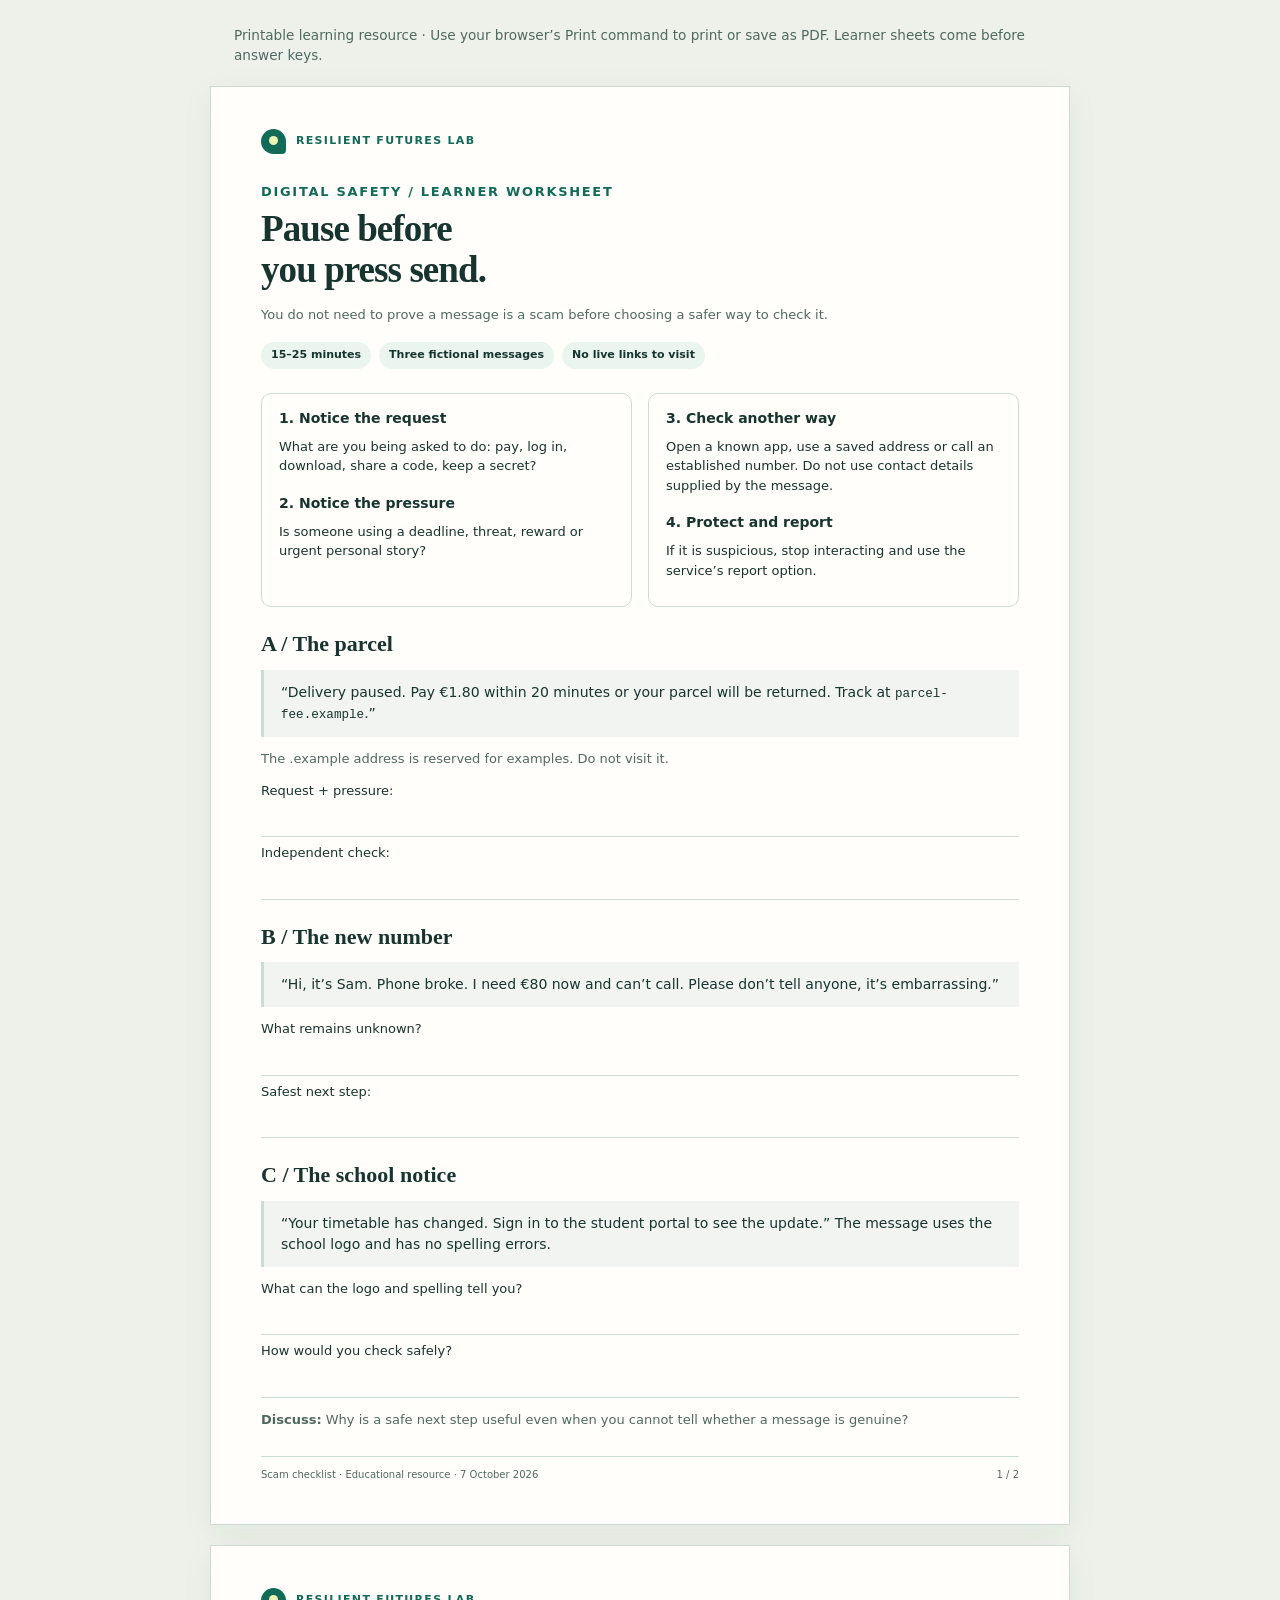
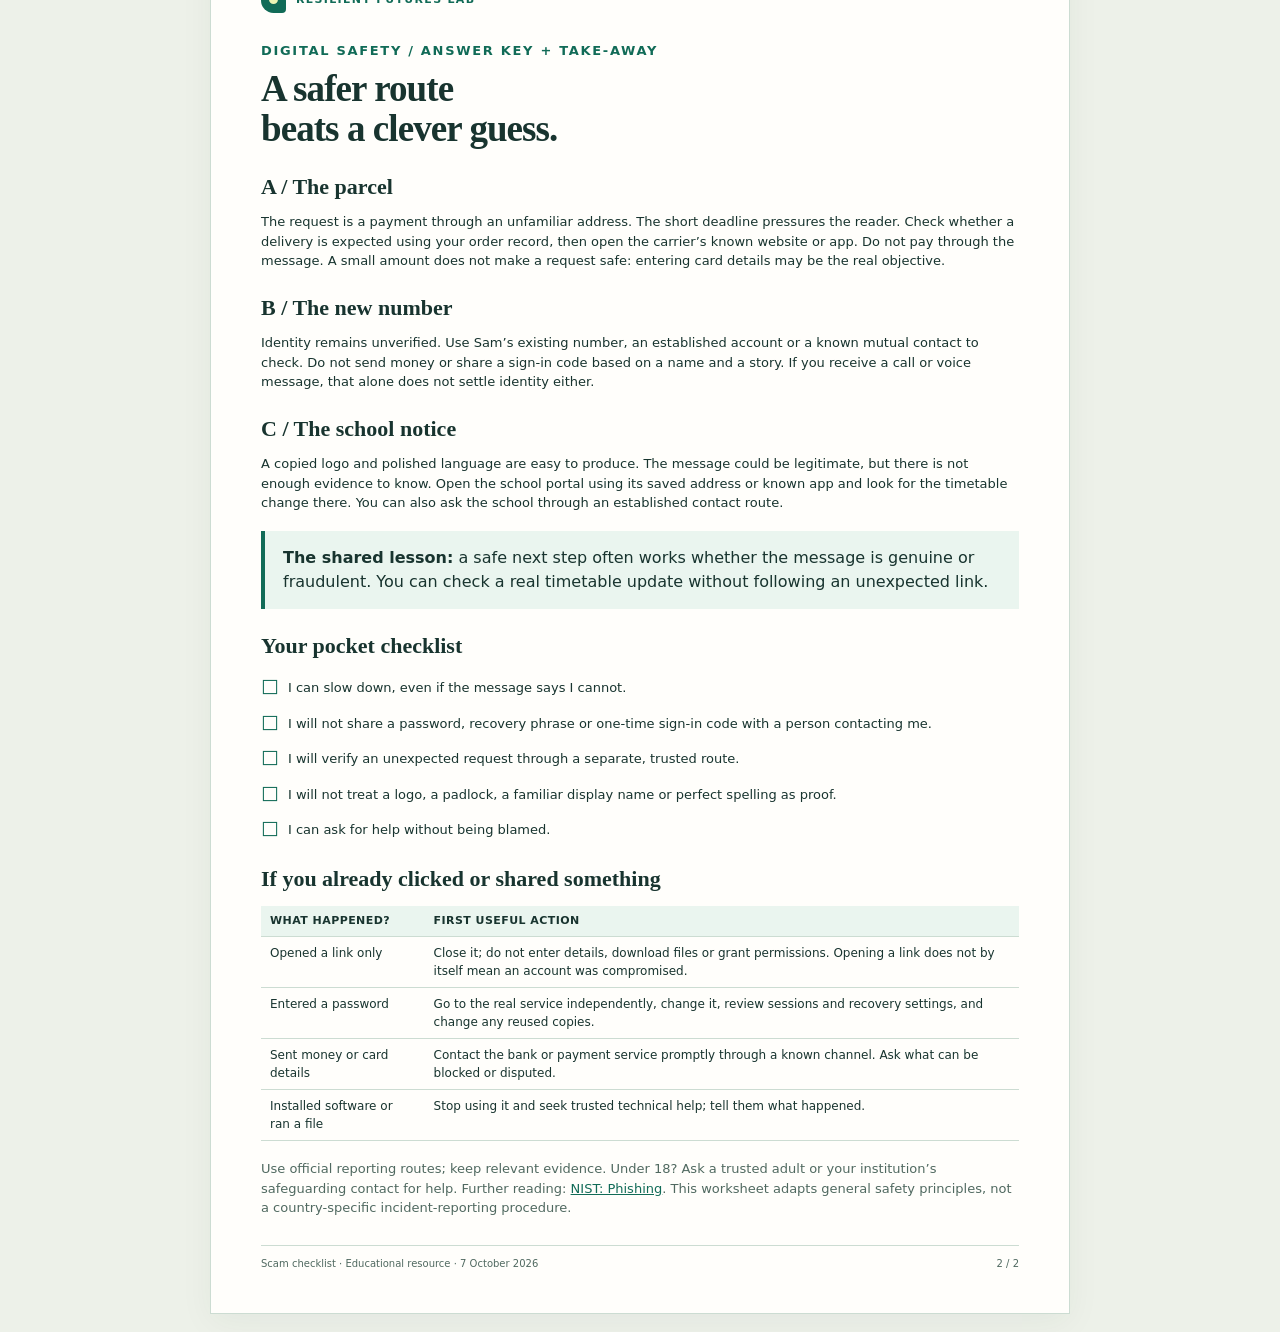
<file: resources/scam-checklist.html>
<!doctype html>
<html lang="en"><head><meta charset="utf-8"><meta name="viewport" content="width=device-width,initial-scale=1"><meta name="description" content="Pause before you press send — a printable Resilient Futures Lab learning resource."><title>Pause before you press send | Resilient Futures Lab</title><style>
:root{--ink:#18342f;--muted:#506960;--green:#116b57;--mint:#eaf5ef;--line:#ccdcd2;--paper:#fffefb;--gold:#ebf4b4}
*{box-sizing:border-box}html{background:#edf1e9;color:var(--ink);font:16px/1.5 system-ui,-apple-system,BlinkMacSystemFont,"Segoe UI",sans-serif}body{margin:0}a{color:var(--green);overflow-wrap:anywhere}.toolbar{max-width:860px;margin:25px auto 18px;padding:0 24px;color:var(--muted);font-size:.85rem}.sheet{background:var(--paper);max-width:860px;margin:20px auto;padding:42px 50px;box-shadow:0 8px 32px #18342f0d;border:1px solid var(--line)}.brand{display:flex;align-items:center;gap:10px;text-transform:uppercase;letter-spacing:.12em;font-size:11px;font-weight:800;color:var(--green);margin:0 0 28px}.mark{width:25px;height:25px;border-radius:50% 50% 4px 50%;background:var(--green);display:inline-block;position:relative}.mark:after{content:"";display:block;width:9px;height:9px;border-radius:50%;background:var(--gold);position:absolute;top:7px;left:8px}.eyebrow{font-size:11px;letter-spacing:.13em;text-transform:uppercase;font-weight:800;color:var(--green);margin:0 0 8px}h1{font-family:Georgia,serif;font-size:37px;line-height:1.1;letter-spacing:-.025em;margin:0 0 14px}h2{font-family:Georgia,serif;font-size:25px;line-height:1.2;margin:24px 0 12px}h3{font-size:16px;margin:17px 0 6px}p{margin:8px 0 12px}.lead{font-size:17px;color:var(--muted);max-width:650px}.meta{display:flex;gap:8px;flex-wrap:wrap;margin:18px 0 24px}.meta span{font-size:11px;padding:5px 10px;background:var(--mint);border-radius:20px;font-weight:700}.callout{padding:15px 18px;background:var(--mint);border-left:4px solid var(--green);margin:18px 0}.callout.gold{background:#f6f9df}.grid{display:grid;grid-template-columns:1fr 1fr;gap:16px}.box{border:1px solid var(--line);border-radius:10px;padding:14px 17px;break-inside:avoid}.box h3:first-child{margin-top:0}ul,ol{padding-left:22px;margin:8px 0 14px}li{margin-bottom:7px}table{border-collapse:collapse;width:100%;font-size:13px;margin:14px 0 18px;break-inside:avoid}th{text-align:left;background:var(--mint);font-size:11px;text-transform:uppercase;letter-spacing:.04em}td,th{padding:9px 10px;border-bottom:1px solid var(--line);vertical-align:top}.num{text-align:right;font-variant-numeric:tabular-nums}.line{min-height:31px;border-bottom:1px solid var(--line);margin:6px 0}.write{min-height:62px;border:1px solid var(--line);border-radius:5px;margin:8px 0 15px}.small{font-size:12px;color:var(--muted)}.formula{font-family:Georgia,serif;font-size:18px;line-height:1.7;background:var(--mint);padding:10px 14px;margin:12px 0;overflow-wrap:anywhere}.footer{border-top:1px solid var(--line);margin-top:27px;padding-top:10px;display:flex;justify-content:space-between;gap:15px;font-size:10px;color:var(--muted)}.question{margin:15px 0 18px;break-inside:avoid}.question h3{margin:0 0 5px;font-size:14px}.choices{margin:5px 0 0;padding-left:22px;font-size:12px;list-style-type:upper-alpha}.choices li{padding-left:2px;margin:3px 0}.tag{font-size:10px;text-transform:uppercase;letter-spacing:.05em;font-weight:700;color:var(--green)}blockquote{margin:12px 0;padding:12px 17px;background:#f2f4f1;border-left:3px solid var(--line);font-size:14px}code{font-size:.9em}hr{border:0;border-top:1px solid var(--line);margin:20px 0}.compact p,.compact li{font-size:13px}.compact h2{font-size:22px}.compact h3{font-size:14px}.compact table{font-size:12px}.compact td,.compact th{padding:7px 9px}.answer{background:#f7faf4}.checklist{list-style:none;padding:0}.checklist li:before{content:"□";margin-right:9px;font-size:19px;color:var(--green)}
@media(max-width:640px){.sheet{margin:12px;padding:27px 23px}.grid{grid-template-columns:1fr}h1{font-size:30px}.toolbar{padding:0 16px}}
@media print{@page{size:A4;margin:13mm}html{background:white;font-size:10.2pt;line-height:1.4}body{background:white}.toolbar{display:none}.sheet{width:auto;max-width:none;margin:0;padding:0;border:0;box-shadow:none;break-after:page;page-break-after:always}.sheet:last-child{break-after:auto;page-break-after:auto}.brand{margin-bottom:19px;font-size:8pt}.mark{width:20px;height:20px}.mark:after{top:5px;left:6px;width:8px;height:8px}h1{font-size:28pt}h2{font-size:18pt;margin-top:18px}h3{font-size:11pt}.lead{font-size:11pt}.meta{margin:12px 0 17px}.meta span{font-size:8pt;padding:4px 8px}.footer{font-size:7pt;margin-top:20px}.small{font-size:8pt}.eyebrow{font-size:8pt}.callout{padding:11px 13px;margin:13px 0}table{font-size:9pt;margin:10px 0 13px}th{font-size:8pt}td,th{padding:7px 8px}.grid{gap:12px}.box{padding:11px 13px}.formula{font-size:12pt;padding:8px 12px}.compact p,.compact li{font-size:9pt}.compact h2{font-size:16pt}.compact h3{font-size:10pt}.compact table{font-size:8.5pt}.compact td,.compact th{padding:6px 8px}.question{margin:12px 0 13px}.question h3{font-size:10pt}.choices{font-size:9pt}.choices li{margin:2px 0}a{color:var(--ink)}h1,h2,h3{break-after:avoid}p,li{orphans:3;widows:3}.callout,.box,blockquote,.formula{break-inside:avoid}.line{min-height:24px}.write{min-height:45px}}

@media print{h1{font-size:25pt}h2{margin:14px 0 8px}h3{margin:12px 0 5px}.brand{margin-bottom:13px}.lead{font-size:10.5pt}.meta{margin:10px 0 14px}.compact p,.compact li{line-height:1.35}.compact p{margin:6px 0 9px}.callout{padding:9px 12px;margin:10px 0}.box{padding:9px 12px}.footer{margin-top:14px;padding-top:8px}.line{min-height:20px;margin:4px 0}.write{min-height:40px;margin:6px 0 11px}.compact table{margin:9px 0 12px}.compact td,.compact th{padding:5px 8px}.formula{margin:9px 0;padding:7px 11px}.question{margin:8px 0 9px}.question h3{font-size:9pt}.choices{font-size:8.5pt}.choices li{font-size:8.5pt}.questions-grid{display:grid;grid-template-columns:1fr 1fr;gap:0 21px;align-items:start}.question .choices{margin-bottom:0}.question{margin:4px 0 6px}.footer{margin-top:8px;padding-top:6px}.compact ul,.compact ol{margin-top:6px;margin-bottom:8px}.compact li{margin-bottom:5px}blockquote{padding:8px 13px;margin:8px 0}.write{min-height:35px}.line{min-height:18px}.question .choices li{margin:1px 0;font-size:8.5pt}.footer{display:none}@page{@bottom-center{content:"Resilient Futures Lab · " counter(page);font:7pt system-ui,sans-serif;color:#506960}}}

</style></head><body><div class="toolbar">Printable learning resource · Use your browser’s Print command to print or save as PDF. Learner sheets come before answer keys.</div><main><section class="sheet compact"><div class="brand"><span class="mark" aria-hidden="true"></span>Resilient Futures Lab</div><p class="eyebrow">Digital safety / Learner worksheet</p><h1>Pause before<br>you press send.</h1><p class="lead">You do not need to prove a message is a scam before choosing a safer way to check it.</p><div class="meta"><span>15–25 minutes</span><span>Three fictional messages</span><span>No live links to visit</span></div><div class="grid"><div class="box"><h3>1. Notice the request</h3><p>What are you being asked to do: pay, log in, download, share a code, keep a secret?</p><h3>2. Notice the pressure</h3><p>Is someone using a deadline, threat, reward or urgent personal story?</p></div><div class="box"><h3>3. Check another way</h3><p>Open a known app, use a saved address or call an established number. Do not use contact details supplied by the message.</p><h3>4. Protect and report</h3><p>If it is suspicious, stop interacting and use the service’s report option.</p></div></div>
<h2>A / The parcel</h2><blockquote>“Delivery paused. Pay €1.80 within 20 minutes or your parcel will be returned. Track at <code>parcel-fee.example</code>.”</blockquote><p class="small">The .example address is reserved for examples. Do not visit it.</p><p>Request + pressure: <span class="line" style="display:block"></span>Independent check: <span class="line" style="display:block"></span></p>
<h2>B / The new number</h2><blockquote>“Hi, it’s Sam. Phone broke. I need €80 now and can’t call. Please don’t tell anyone, it’s embarrassing.”</blockquote><p>What remains unknown? <span class="line" style="display:block"></span>Safest next step: <span class="line" style="display:block"></span></p>
<h2>C / The school notice</h2><blockquote>“Your timetable has changed. Sign in to the student portal to see the update.” The message uses the school logo and has no spelling errors.</blockquote><p>What can the logo and spelling tell you? <span class="line" style="display:block"></span>How would you check safely? <span class="line" style="display:block"></span></p>
<p class="small"><strong>Discuss:</strong> Why is a safe next step useful even when you cannot tell whether a message is genuine?</p><footer class="footer"><span>Scam checklist · Educational resource · 7 October 2026</span><span>1 / 2</span></footer></section><section class="sheet compact"><div class="brand"><span class="mark" aria-hidden="true"></span>Resilient Futures Lab</div><p class="eyebrow">Digital safety / Answer key + take-away</p><h1>A safer route<br>beats a clever guess.</h1><h2>A / The parcel</h2><p>The request is a payment through an unfamiliar address. The short deadline pressures the reader. Check whether a delivery is expected using your order record, then open the carrier’s known website or app. Do not pay through the message. A small amount does not make a request safe: entering card details may be the real objective.</p><h2>B / The new number</h2><p>Identity remains unverified. Use Sam’s existing number, an established account or a known mutual contact to check. Do not send money or share a sign-in code based on a name and a story. If you receive a call or voice message, that alone does not settle identity either.</p><h2>C / The school notice</h2><p>A copied logo and polished language are easy to produce. The message could be legitimate, but there is not enough evidence to know. Open the school portal using its saved address or known app and look for the timetable change there. You can also ask the school through an established contact route.</p>
<div class="callout"><strong>The shared lesson:</strong> a safe next step often works whether the message is genuine or fraudulent. You can check a real timetable update without following an unexpected link.</div>
<h2>Your pocket checklist</h2><ul class="checklist"><li>I can slow down, even if the message says I cannot.</li><li>I will not share a password, recovery phrase or one-time sign-in code with a person contacting me.</li><li>I will verify an unexpected request through a separate, trusted route.</li><li>I will not treat a logo, a padlock, a familiar display name or perfect spelling as proof.</li><li>I can ask for help without being blamed.</li></ul>
<h2>If you already clicked or shared something</h2><table><thead><tr><th>What happened?</th><th>First useful action</th></tr></thead><tbody><tr><td>Opened a link only</td><td>Close it; do not enter details, download files or grant permissions. Opening a link does not by itself mean an account was compromised.</td></tr><tr><td>Entered a password</td><td>Go to the real service independently, change it, review sessions and recovery settings, and change any reused copies.</td></tr><tr><td>Sent money or card details</td><td>Contact the bank or payment service promptly through a known channel. Ask what can be blocked or disputed.</td></tr><tr><td>Installed software or ran a file</td><td>Stop using it and seek trusted technical help; tell them what happened.</td></tr></tbody></table>
<p class="small">Use official reporting routes; keep relevant evidence. Under 18? Ask a trusted adult or your institution’s safeguarding contact for help. Further reading: <a href="https://www.nist.gov/itl/smallbusinesscyber/guidance-topic/phishing">NIST: Phishing</a>. This worksheet adapts general safety principles, not a country-specific incident-reporting procedure.</p><footer class="footer"><span>Scam checklist · Educational resource · 7 October 2026</span><span>2 / 2</span></footer></section></main></body></html>
</file>
<file: assets/styles.css>
:root{--ink:#172d49;--muted:#526176;--paper:#f5f7fb;--line:#dce2eb;--blue:#2855d9;--blue-light:#e9efff;--lime:#b9ef73;--green:#21604b;--green-light:#e5f5ee;--gold:#f6c766;--gold-light:#fff4db;--white:#fff;--radius:18px;--shadow:0 9px 30px #172d4909;font-family:Arial,Helvetica,sans-serif;color:var(--ink);background:var(--paper);font-synthesis:none}
*{box-sizing:border-box}body{margin:0;font-size:16px;line-height:1.6}button,input,select,textarea{font:inherit}button,a,input,select,textarea{-webkit-tap-highlight-color:transparent}button,a{touch-action:manipulation}a{color:var(--blue);text-underline-offset:4px}button{cursor:pointer}button:disabled{cursor:default;opacity:.65}button:focus-visible,a:focus-visible,input:focus-visible,select:focus-visible,textarea:focus-visible{outline:3px solid #a94600;outline-offset:4px}h1,h2,h3,h4,p{margin-top:0}h1{font-size:clamp(2.35rem,4.5vw,4.25rem);line-height:1.07;letter-spacing:-.045em;margin-bottom:22px}h2{font-size:clamp(1.65rem,2.5vw,2.25rem);line-height:1.2;letter-spacing:-.035em}h3{font-size:1.25rem;line-height:1.3;letter-spacing:-.02em}h4{font-size:1.1rem}p{margin-bottom:1.1rem}small,.small{font-size:.875rem}svg{max-width:100%;height:auto}button{border:0}input[type=range]{accent-color:var(--blue);width:100%;cursor:pointer}input[type=number],input[type=text],select,textarea{border:1px solid #9aa7b8;border-radius:8px;background:white;color:var(--ink);padding:10px;max-width:100%;min-width:0}textarea{width:100%;min-height:120px}table{border-collapse:collapse;width:100%;font-size:.94rem}th,td{padding:12px 14px;text-align:left;border-bottom:1px solid var(--line)}thead{background:var(--paper)}caption{text-align:left;margin-bottom:12px;font-weight:bold}label{display:block}fieldset{border:0;padding:0;margin:0}legend{font-weight:700;margin-bottom:12px}.skip{position:absolute;top:-70px;left:12px;background:var(--white);padding:12px;z-index:100}.skip:focus{top:8px}.site-header{display:flex;gap:26px;align-items:center;justify-content:space-between;padding:24px max(28px,calc((100vw - 1280px)/2));background:white;border-bottom:1px solid var(--line)}.brand{display:flex;align-items:center;gap:12px;line-height:1.12;font-size:1.07rem;color:var(--ink);text-decoration:none;font-weight:800;min-width:200px}.brand-mark{background:var(--ink);color:white;display:flex;align-items:center;justify-content:center;width:48px;height:52px;border-radius:10px;font-size:2rem;letter-spacing:-.17em;padding-right:5px}.brand-mark span{color:var(--lime)}.brand-small{font-size:.6rem;display:block;letter-spacing:.1em;margin-top:8px}.site-header nav{display:flex;gap:22px;align-items:center}.site-header nav a{font-size:.875rem;color:var(--muted);text-decoration:none;white-space:nowrap;line-height:1.3}.site-header nav a.active{color:var(--blue);text-decoration:underline;text-underline-offset:10px}.passport-link{font-size:.875rem;text-decoration:none;color:var(--ink);white-space:nowrap;display:flex;gap:7px;align-items:center}.passport-link span:last-child{border-radius:50%;background:var(--blue-light);padding:2px 8px;color:var(--blue)}main{max-width:1240px;margin:auto;padding:44px 24px 70px;min-height:65vh}.eyebrow{font-size:.75rem;letter-spacing:.15em;text-transform:uppercase;font-weight:700;color:var(--blue);margin-bottom:20px;display:block}.muted{color:var(--muted)}.lead{font-size:1.15rem;line-height:1.65;max-width:670px;color:var(--muted)}.hero{display:grid;grid-template-columns:1.1fr 1fr;gap:60px;align-items:center;margin:8px 0 54px}.hero h1 span{color:var(--blue)}.hero p{max-width:510px}.hero-actions{display:flex;flex-wrap:wrap;gap:12px;align-items:center;margin:26px 0}.button,button.primary{display:inline-flex;justify-content:center;align-items:center;gap:8px;text-decoration:none;border-radius:8px;background:var(--blue);color:white;padding:12px 20px;font-size:.94rem;font-weight:700;border:1px solid var(--blue);line-height:1.45}.button:hover,button.primary:hover{background:#1d40aa}.button.secondary,button.secondary{background:white;color:var(--ink);border:1px solid #bcc8d8}.button.secondary:hover,button.secondary:hover{background:#edf2f8}.button.ghost{background:transparent;color:var(--blue);border:0;padding:12px 0}.hero-foot{font-size:.875rem;color:var(--muted);display:flex;gap:24px}.demo-card{padding:28px;background:var(--ink);color:white;border-radius:22px;box-shadow:0 20px 50px #172d491a;position:relative;overflow:hidden}.demo-card .eyebrow{color:var(--lime);margin-bottom:10px}.demo-card .demo-value{font-size:3rem;font-weight:bold;letter-spacing:-.04em;line-height:1.2}.demo-card p{color:#d6e1f2;font-size:.94rem}.demo-card .range-head{font-size:.94rem;margin-top:18px}.demo-card input{accent-color:var(--lime)}.demo-card .demo-chart{height:108px;margin:10px 0;display:flex;align-items:flex-end;gap:9px;border-bottom:1px solid #61718a}.demo-bar{background:var(--lime);flex:1;transition:height .35s;border-radius:4px 4px 0 0;position:relative}.demo-bar:first-child{background:#6485e8}.demo-chart-labels{display:flex;justify-content:space-between;color:#d6e1f2;font-size:.875rem;margin-bottom:14px}.demo-card a{color:var(--lime);font-size:.94rem}.section-heading{display:flex;justify-content:space-between;align-items:baseline;gap:20px;margin:36px 0 22px}.section-heading h2{margin:0}.section-heading p{margin:0;color:var(--muted);font-size:.94rem}.module-grid{display:grid;grid-template-columns:repeat(3,1fr);gap:20px}.module-card{display:block;text-decoration:none;color:var(--ink);border:1px solid var(--line);background:white;border-radius:var(--radius);overflow:hidden;transition:transform .2s,box-shadow .2s}.module-card:hover{transform:translateY(-4px);box-shadow:var(--shadow)}.module-top{padding:24px 24px 15px;display:flex;align-items:center;justify-content:space-between}.module-num{font-family:monospace;font-size:1rem;font-weight:bold}.module-icon{width:54px;height:54px}.module-card.ai .module-top{background:var(--blue-light)}.module-card.safety .module-top{background:var(--gold-light)}.module-card.money .module-top{background:var(--green-light)}.module-body{padding:24px}.module-body p{color:var(--muted);margin-bottom:20px;font-size:.94rem}.module-body h3{font-size:1.45rem}.meta{display:flex;gap:10px;align-items:center;color:var(--muted);font-size:.8125rem}.pill{display:inline-block;padding:4px 10px;border-radius:5px;font-size:.75rem;font-weight:700;background:var(--blue-light);color:var(--blue)}.pill.money{background:var(--green-light);color:var(--green)}.pill.safety{background:var(--gold-light);color:#7c4b05}.card-grid{display:grid;grid-template-columns:repeat(3,1fr);gap:20px}.activity-card{background:white;border:1px solid var(--line);border-radius:var(--radius);overflow:hidden;display:flex;flex-direction:column;text-decoration:none;color:var(--ink);transition:transform .2s}.activity-card:hover{transform:translateY(-3px)}.activity-art{height:120px;padding:20px 24px;display:flex;align-items:center;justify-content:space-between;gap:20px;background:var(--blue-light)}.activity-art.money{background:var(--green-light)}.activity-art.safety{background:var(--gold-light)}.art-label{font-size:2.8rem;font-weight:bold;letter-spacing:-.06em;line-height:1}.art-label small{font-size:.85rem;letter-spacing:0;display:block;font-weight:400;margin-top:8px}.art-spark{width:42%;height:68px}.card-body{padding:22px;display:flex;flex:1;flex-direction:column}.card-body h3{margin:14px 0 10px}.card-body p{font-size:.94rem;color:var(--muted);flex:1}.card-body .meta{margin-top:8px}.card-body .launch{color:var(--blue);font-weight:700;font-size:.875rem}.strip{display:grid;grid-template-columns:1fr auto;gap:24px;align-items:center;padding:28px 32px;background:var(--ink);color:white;border-radius:var(--radius);margin:42px 0}.strip p{color:#d6e1f2;margin:8px 0 0}.strip h3{font-size:1.5rem;margin:0}.strip .button{background:var(--lime);border-color:var(--lime);color:var(--ink)}.reading-grid{display:grid;grid-template-columns:repeat(2,1fr);gap:0 30px}.reading-card{padding:22px 0;display:block;border-bottom:1px solid var(--line);text-decoration:none;color:var(--ink)}.reading-card h3{margin:10px 0 6px}.reading-card p{font-size:.94rem;color:var(--muted);margin-bottom:10px}.breadcrumb{font-size:.875rem;color:var(--muted);margin-bottom:25px}.breadcrumb a{text-decoration:none}.page-header{margin:10px 0 32px;max-width:850px}.page-header h1{font-size:clamp(2.2rem,4vw,3.45rem)}.module-heading{padding:38px;border-radius:var(--radius);background:var(--blue-light);max-width:none}.module-heading.safety{background:var(--gold-light)}.module-heading.money{background:var(--green-light)}.module-heading .lead{max-width:760px}.outcome-list{padding-left:20px;margin-bottom:0}.filter-row{display:flex;gap:10px;flex-wrap:wrap;margin:20px 0 30px}.filter-button{border-radius:50px;padding:8px 18px;background:white;border:1px solid #bbc7d7;color:var(--muted);font-size:.875rem}.filter-button[aria-pressed=true]{background:var(--ink);border-color:var(--ink);color:white}.lab-shell{background:white;border:1px solid var(--line);border-radius:var(--radius);overflow:hidden;box-shadow:var(--shadow)}.lab-intro{display:flex;justify-content:space-between;align-items:flex-start;gap:20px;border-bottom:1px solid var(--line);padding:24px 30px;background:#fafbfe}.lab-intro p{margin:0;font-size:.94rem;max-width:800px}.lab-body{padding:30px}.lab-columns{display:grid;grid-template-columns:340px 1fr;gap:35px}.controls{display:grid;align-content:start;gap:22px}.control label{font-size:.94rem;font-weight:700}.range-head{display:flex;gap:12px;justify-content:space-between;align-items:center;margin-bottom:8px}.range-head output{font-weight:700}.segmented{display:flex;gap:4px;border:1px solid var(--line);padding:4px;border-radius:9px;background:var(--paper)}.segmented button{padding:10px 18px;flex:1;border-radius:6px;color:var(--muted);background:transparent;font-size:.875rem}.segmented button[aria-pressed=true]{background:white;color:var(--blue);box-shadow:0 2px 6px #172d4910;font-weight:700}.stat-grid{display:grid;grid-template-columns:repeat(3,1fr);gap:12px;margin:0 0 20px}.stat{padding:17px;border:1px solid var(--line);border-radius:10px;background:var(--paper);min-width:0}.stat .stat-label{font-size:.8125rem;color:var(--muted);display:block;margin-bottom:5px}.stat strong{font-size:1.65rem;line-height:1.2;letter-spacing:-.035em;display:block;overflow-wrap:anywhere}.stat small{font-size:.75rem;color:var(--muted)}.chart-wrap{background:var(--paper);padding:18px;border-radius:12px;margin-bottom:18px}.chart-title{display:flex;justify-content:space-between;gap:20px;font-size:.875rem;margin-bottom:8px}.chart{width:100%;display:block}.chart text{font-family:Arial,sans-serif;font-size:12px;fill:var(--muted)}.chart polyline{transition:all .25s}.legend{display:flex;gap:20px;flex-wrap:wrap;font-size:.8125rem}.legend span:before{content:"";display:inline-block;width:12px;height:4px;background:var(--blue);margin-right:6px;vertical-align:middle}.legend span:nth-child(2):before{background:#329576}.note{padding:18px 20px;background:var(--blue-light);border-left:3px solid var(--blue);border-radius:0 8px 8px 0;font-size:.94rem;margin:18px 0}.note p:last-child{margin-bottom:0}.feedback{padding:18px 20px;border-radius:10px;background:var(--blue-light);margin-top:20px}.feedback.good{background:var(--green-light);border-left:4px solid var(--green)}.feedback.retry{background:var(--gold-light);border-left:4px solid #ab6c00}.feedback h3{margin-bottom:8px}.feedback p:last-child{margin-bottom:0}.task-box{background:var(--paper);border:1px solid var(--line);border-radius:12px;padding:24px;margin:22px 0}.task-box h3{margin-bottom:12px}.task-box .button{margin-top:12px}.learning-check{margin-top:28px;padding:24px;border:1px solid #a9c795;background:#f3faec;border-radius:12px}.learning-check h3{margin-bottom:10px}.options{display:grid;gap:10px}.option{width:100%;text-align:left;padding:15px 18px;border:1px solid #b4c1d2;border-radius:9px;background:white;color:var(--ink);line-height:1.5}.option:hover:not(:disabled){border-color:var(--blue);background:#f5f8ff}.option.chosen{background:var(--blue-light);border-color:var(--blue)}.option.correct{border-color:var(--green);background:var(--green-light)}.option.incorrect{background:var(--gold-light)}.scenario{max-width:800px;margin:auto}.scenario h2{font-size:1.9rem}.scenario-context{font-size:1.1rem;background:var(--paper);padding:24px;border:1px solid var(--line);border-radius:12px;white-space:pre-line;margin:20px 0 26px;line-height:1.7}.game-progress{display:flex;gap:15px;align-items:center;margin-bottom:28px;font-size:.875rem}.game-progress progress{accent-color:var(--blue);flex:1;height:8px}.button-row{display:flex;gap:12px;align-items:center;flex-wrap:wrap;margin-top:20px}.result-score{font-size:3.5rem;font-weight:bold;color:var(--blue);line-height:1.2}.result-card{padding:25px;border-radius:12px;background:var(--paper);margin:20px 0}.article-layout{display:grid;grid-template-columns:minmax(0,760px) 280px;gap:70px;align-items:start}.article-body{font-size:1.07rem}.article-body h2{font-size:1.65rem;margin-top:36px}.article-body p{line-height:1.85}.article-side{position:sticky;top:30px;padding:24px;border-radius:12px;background:white;border:1px solid var(--line);font-size:.94rem}.article-side h3{font-size:1rem}.article-side a{display:block;margin-top:12px}.sources{font-size:.875rem;overflow-wrap:anywhere}.sources li{margin:9px 0}.print-row{display:flex;gap:10px;align-items:center}.empty{padding:32px;background:white;border:1px solid var(--line);border-radius:12px}.badge-grid{display:grid;grid-template-columns:repeat(3,1fr);gap:18px}.badge{padding:25px;background:white;border:1px solid var(--line);border-radius:12px}.badge h3{margin-bottom:8px}.badge-count{font-size:2rem;color:var(--blue);font-weight:bold}.text-link{background:transparent;border:0;padding:0;text-decoration:underline;color:var(--blue);font-size:.94rem}.table-scroll{overflow:auto;margin:20px 0}.visually-hidden{position:absolute;width:1px;height:1px;margin:-1px;clip:rect(0,0,0,0);overflow:hidden;white-space:nowrap}.site-footer{padding:38px max(28px,calc((100vw - 1192px)/2));background:#edf1f7;border-top:1px solid var(--line);display:grid;grid-template-columns:1fr 1fr;gap:25px}.site-footer p{font-size:.875rem;color:var(--muted);margin:8px 0}.footer-brand{font-weight:700;color:var(--ink);text-decoration:none}.site-footer>div:nth-child(2){display:flex;gap:15px 25px;flex-wrap:wrap;justify-content:flex-end;align-content:start;font-size:.875rem}.footer-note{grid-column:1/-1}.completion{display:inline-block;font-size:.75rem;font-weight:700;background:var(--green-light);color:var(--green);padding:3px 8px;border-radius:5px;margin-left:7px}.drop-grid{display:grid;grid-template-columns:repeat(3,1fr);gap:15px}.drop-zone{border:2px dashed #a0afc3;border-radius:12px;padding:18px;background:var(--paper);min-height:150px}.drop-zone.over{background:var(--blue-light);border-color:var(--blue)}.budget-items{display:grid;grid-template-columns:repeat(2,1fr);gap:10px;margin:20px 0}.budget-item{display:flex;gap:12px;align-items:center;justify-content:space-between;padding:12px;border:1px solid var(--line);background:white;border-radius:8px}.budget-item select{font-size:.875rem;max-width:140px}.budget-item .item-name{font-size:.94rem}.life-dashboard{display:grid;grid-template-columns:repeat(4,1fr);gap:12px;margin-bottom:20px}.month-track{display:flex;gap:6px;margin:20px 0}.month-track span{height:8px;flex:1;background:var(--line);border-radius:5px}.month-track span.done{background:var(--green)}.life-event{padding:25px;border-radius:12px;background:var(--gold-light);margin:20px 0}.crossword{display:grid;grid-template-columns:repeat(13,minmax(0,1fr));max-width:520px;gap:2px;padding:4px;background:var(--ink);border:2px solid var(--ink);margin:auto}.cross-cell{aspect-ratio:1;position:relative;background:var(--ink);min-width:0}.cross-cell input{width:100%;height:100%;border:0;border-radius:0;padding:7px 0 0;text-align:center;font-size:1.05rem;font-weight:bold;background:white;text-transform:uppercase}.cross-cell span{position:absolute;left:2px;top:-1px;font-size:9px;line-height:1.6;color:#526176;pointer-events:none}.cross-cell.right input{background:#d2efbf}.cross-cell.wrong input{background:#ffe2b9}.clues{font-size:.94rem}.clues li{margin:10px 0}.weights{display:grid;gap:12px}.weight-row{display:grid;grid-template-columns:100px 1fr 55px;align-items:center;gap:10px}.weight-row output{text-align:right}.train-row{display:grid;grid-template-columns:1fr 1fr;gap:12px;align-items:center;padding:10px;border-bottom:1px solid var(--line)}.dot-chart{width:100%;height:210px;background:var(--paper);border-radius:12px}.pill-row{display:flex;gap:10px;flex-wrap:wrap}.receipt{background:#fffcf3;border:1px dashed #b6b3a8;padding:24px;font-family:monospace;font-size:1rem;max-width:480px;margin:auto}.receipt-row{display:flex;justify-content:space-between;gap:16px;padding:9px 0;border-bottom:1px dashed #d7d3c5}.check-label{display:flex;align-items:flex-start;gap:12px;padding:13px;border:1px solid var(--line);border-radius:8px;margin:8px 0;cursor:pointer}.check-label input{margin-top:7px;accent-color:var(--blue)}.prompt-preview{white-space:pre-wrap;padding:24px;background:var(--ink);color:#edf3ff;border-radius:12px;font-size:1rem;line-height:1.7}.check-note{min-height:24px;font-size:.875rem;color:var(--green);margin-top:10px}details{margin:18px 0}summary{cursor:pointer;color:var(--blue);font-size:.94rem}.animate-in{animation:enter .32s ease-out}@keyframes enter{from{opacity:0;transform:translateY(6px)}to{opacity:1;transform:none}}
@media(max-width:1100px){.site-header{flex-wrap:wrap;gap:22px;padding:20px 24px}.site-header nav{order:3;width:100%;justify-content:space-between;gap:18px}.hero{gap:30px}.lab-columns{grid-template-columns:300px 1fr}.article-layout{gap:35px;grid-template-columns:minmax(0,1fr) 230px}.stat strong{font-size:1.4rem}}
@media(max-width:760px){main{padding:28px 18px 45px}.site-header{padding:18px;gap:15px}.site-header nav{overflow-x:auto;justify-content:flex-start;padding-bottom:12px;gap:22px}.site-header nav a{font-size:.875rem}.brand{min-width:0;font-size:.94rem}.brand-small{font-size:.6rem}.passport-link{font-size:.8rem}.brand-mark{width:42px;height:46px}.hero{grid-template-columns:1fr;gap:22px;margin:0 0 35px}.hero h1{max-width:600px}.hero-actions{margin:20px 0}.demo-card{padding:24px}.hero-foot{gap:16px}.module-grid,.card-grid{grid-template-columns:1fr}.module-card{display:grid;grid-template-columns:90px 1fr}.module-top{flex-direction:column;justify-content:center;gap:20px;padding:16px}.module-body{padding:22px}.module-body p{margin-bottom:14px}.module-body h3{font-size:1.25rem;margin-bottom:10px}.card-grid{grid-template-columns:repeat(2,minmax(0,1fr));gap:14px}.activity-art{height:95px;padding:16px}.art-label{font-size:2rem}.art-label small{font-size:.75rem}.art-spark{width:40%}.card-body{padding:18px}.card-body h3{font-size:1.1rem}.card-body p{font-size:.875rem}.meta{flex-wrap:wrap}.section-heading{align-items:flex-start;flex-direction:column;gap:8px}.strip{padding:24px;grid-template-columns:1fr}.reading-grid{grid-template-columns:1fr}.lab-intro,.lab-body{padding:22px}.lab-columns{grid-template-columns:1fr;gap:25px}.controls{grid-template-columns:1fr 1fr;gap:18px}.controls>h3,.controls>.segmented,.controls>.note,.controls>.button{grid-column:1/-1}.article-layout{grid-template-columns:1fr;gap:25px}.article-side{position:static;order:-1}.article-side h3{margin-bottom:10px}.article-side a{display:inline-block;margin:0 15px 0 0}.article-side p{display:none}.page-header{margin-bottom:24px}.module-heading{padding:25px}.page-header h1{font-size:2.35rem}.badge-grid{grid-template-columns:1fr}.site-footer{padding:30px 20px;grid-template-columns:1fr}.site-footer>div:nth-child(2){justify-content:flex-start}.stat-grid{gap:8px}.stat{padding:12px}.stat strong{font-size:1.35rem}.drop-grid{grid-template-columns:1fr}.budget-items{grid-template-columns:1fr}.life-dashboard{grid-template-columns:repeat(2,1fr)}.scenario-context{padding:19px}.train-row{grid-template-columns:1fr auto}.lab-body .controls+.chart-wrap{padding:12px}.crossword{max-width:430px}.clues{font-size:.94rem}}
@media(max-width:440px){.card-grid{grid-template-columns:1fr}.activity-card{display:grid;grid-template-columns:92px 1fr}.activity-art{height:auto;flex-direction:column;padding:20px 10px;justify-content:center}.art-spark{width:80%;height:50px}.art-label small{line-height:1.4}.card-body{padding:18px}.card-body h3{margin:10px 0}.stat-grid{grid-template-columns:1fr}.stat{display:flex;justify-content:space-between;gap:8px;align-items:center}.controls{grid-template-columns:1fr}.chart text{font-size:20px}.cross-cell input{font-size:.9rem}.cross-cell span{font-size:8px}.weight-row{grid-template-columns:75px 1fr 45px}.lab-body{padding:18px}.lab-intro{padding:18px}}
@media(prefers-reduced-motion:reduce){*,*:before,*:after{animation:none!important;transition:none!important;scroll-behavior:auto!important}}
@media print{.site-header,.site-footer,.breadcrumb,.button,.print-row,.article-side,.learning-check,.filter-row{display:none!important}body{background:white;color:black}main{padding:0;max-width:none}.article-layout{display:block}.article-body{font-size:11pt}.article-body h2{break-after:avoid}.article-body p{line-height:1.5}a{color:inherit}.lab-shell{border:0;box-shadow:none}.page-header h1{font-size:28pt}}

@media(min-width:441px) and (max-width:760px){.chart text{font-size:17px}}

.drag-handle{display:inline-block;cursor:grab;font-size:1.35rem;padding:0 7px 0 0;color:var(--muted);user-select:none}
/* Keep enlarged text usable without forcing the page wider than the viewport. */
main h1,main h2,main h3,main p,main li,main button,main label,.breadcrumb{overflow-wrap:anywhere}
.lab-columns>* ,.article-layout>* ,.hero>* ,.card-grid>* ,.module-grid>*{min-width:0}
.lab-intro,.range-head{flex-wrap:wrap}
@media(max-width:760px){.lab-intro .pill{max-width:100%}.control output{max-width:100%}.cross-cell input{min-width:0;padding-left:0;padding-right:0}}
</file>
